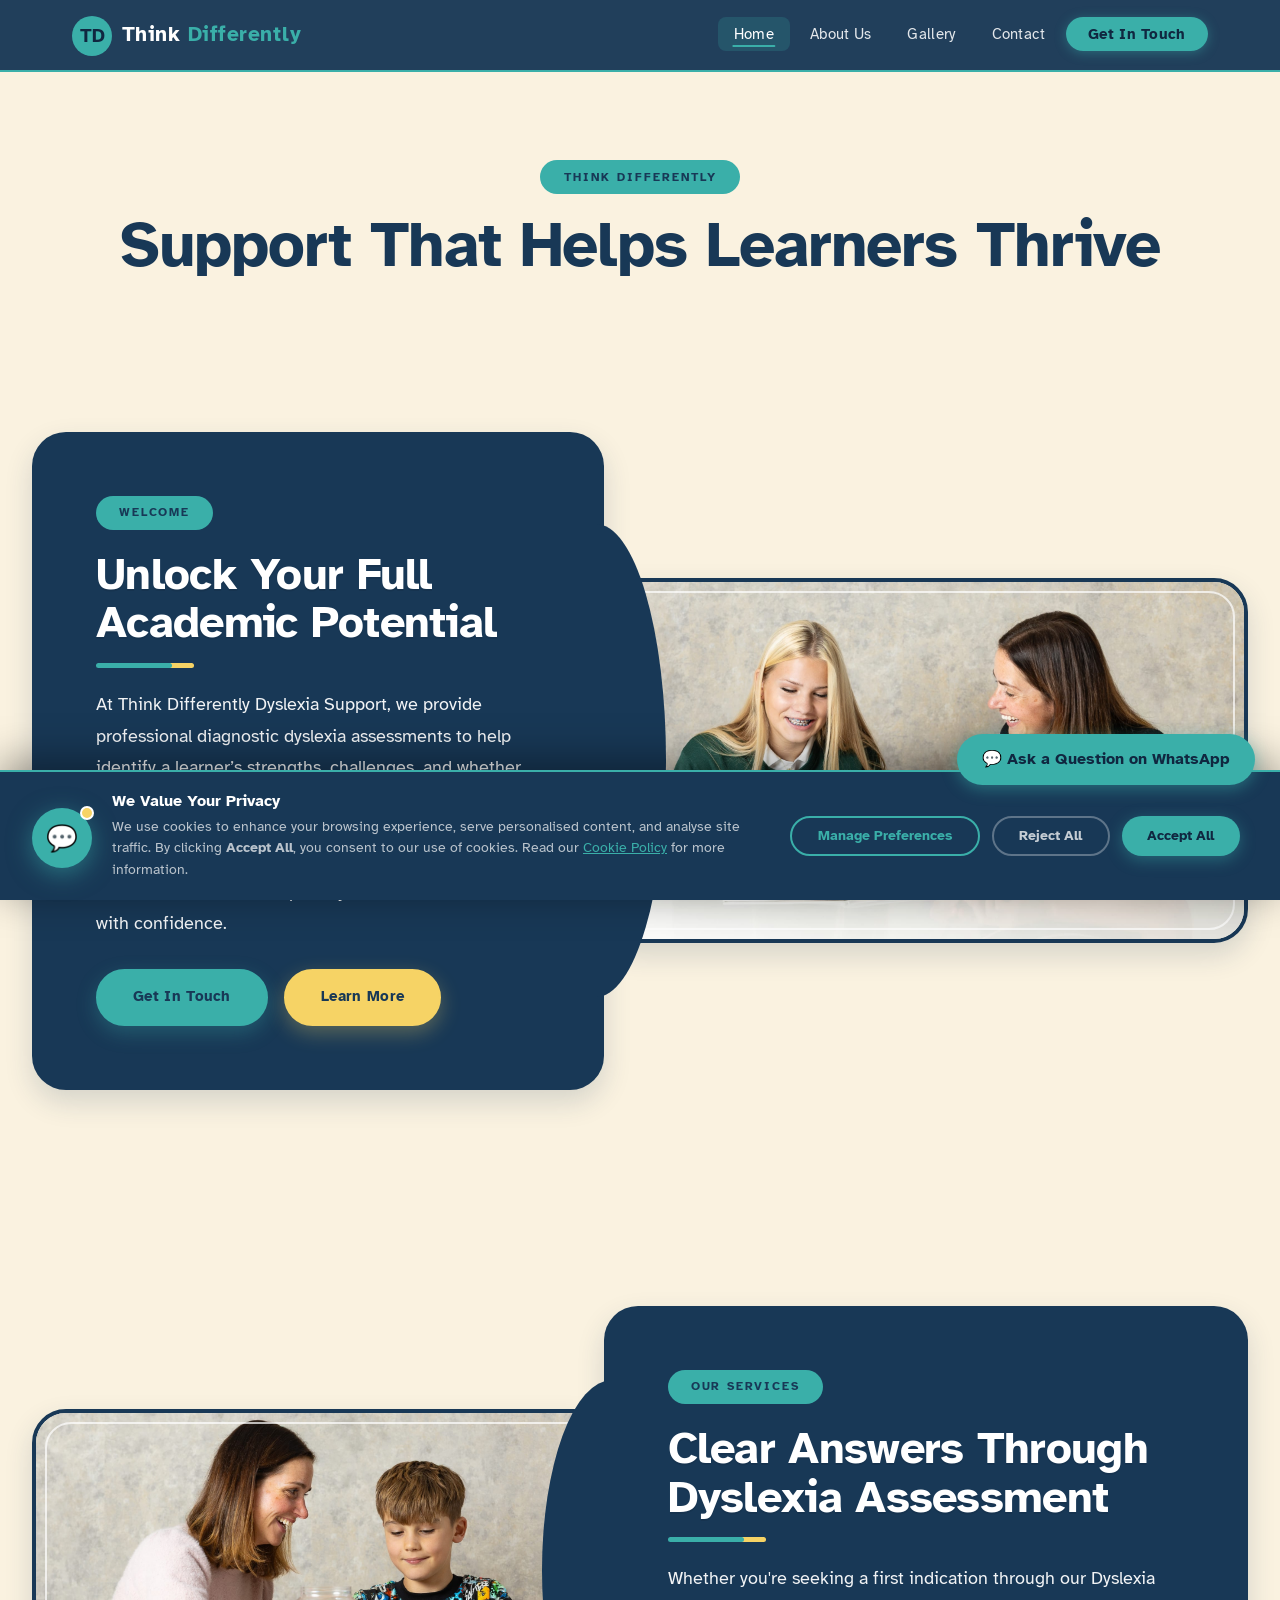
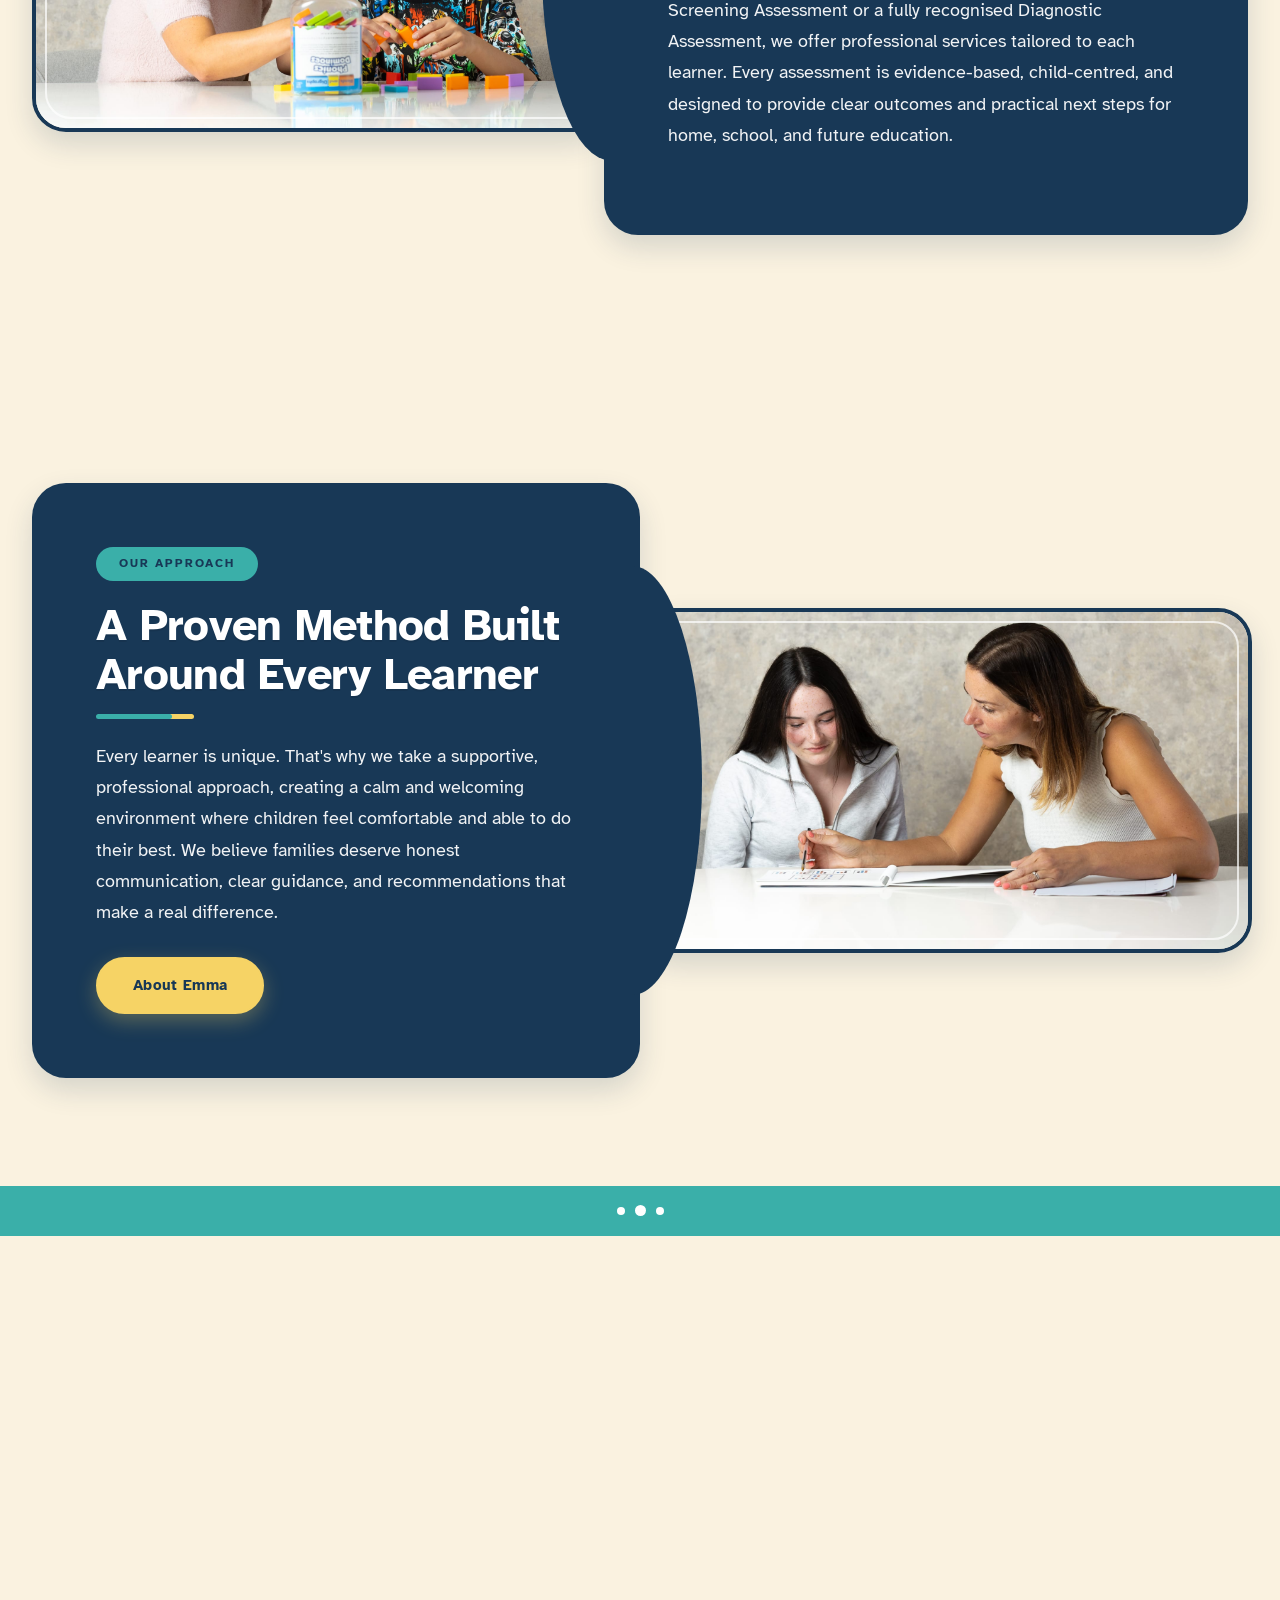
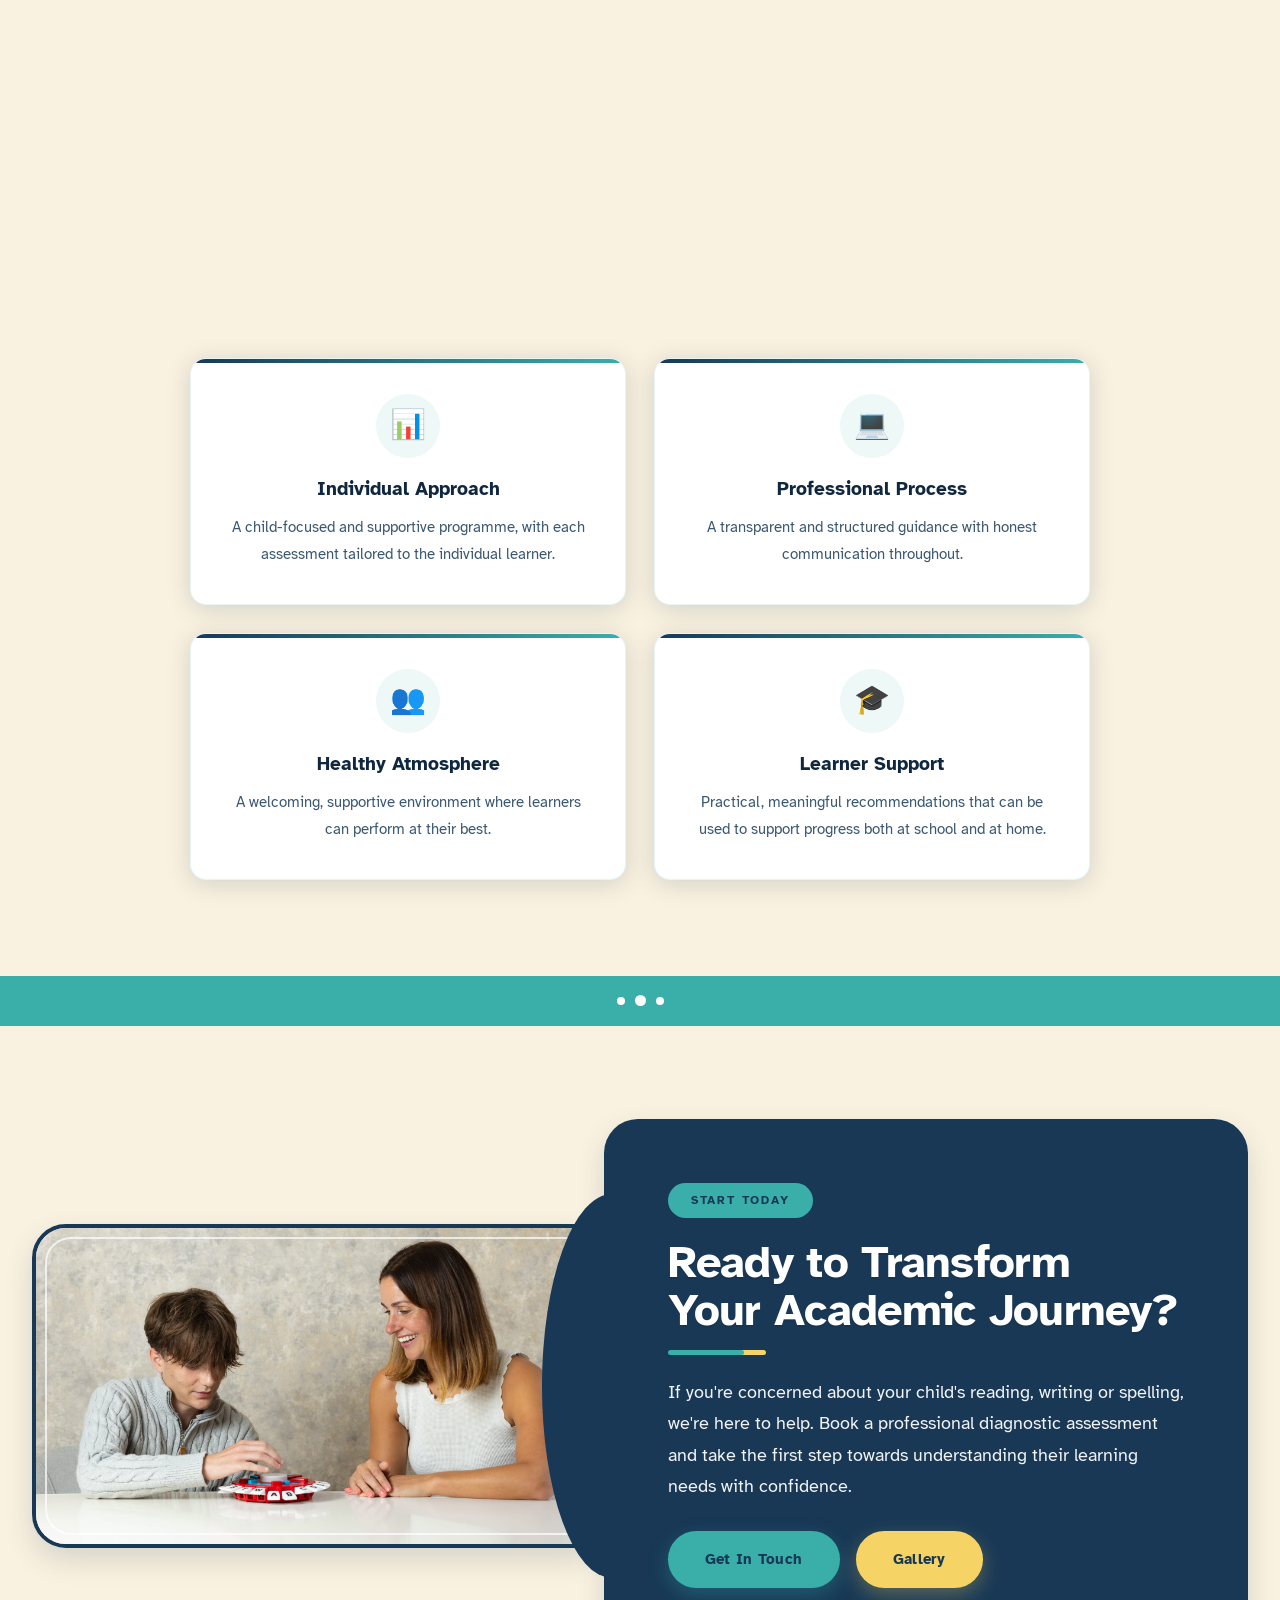
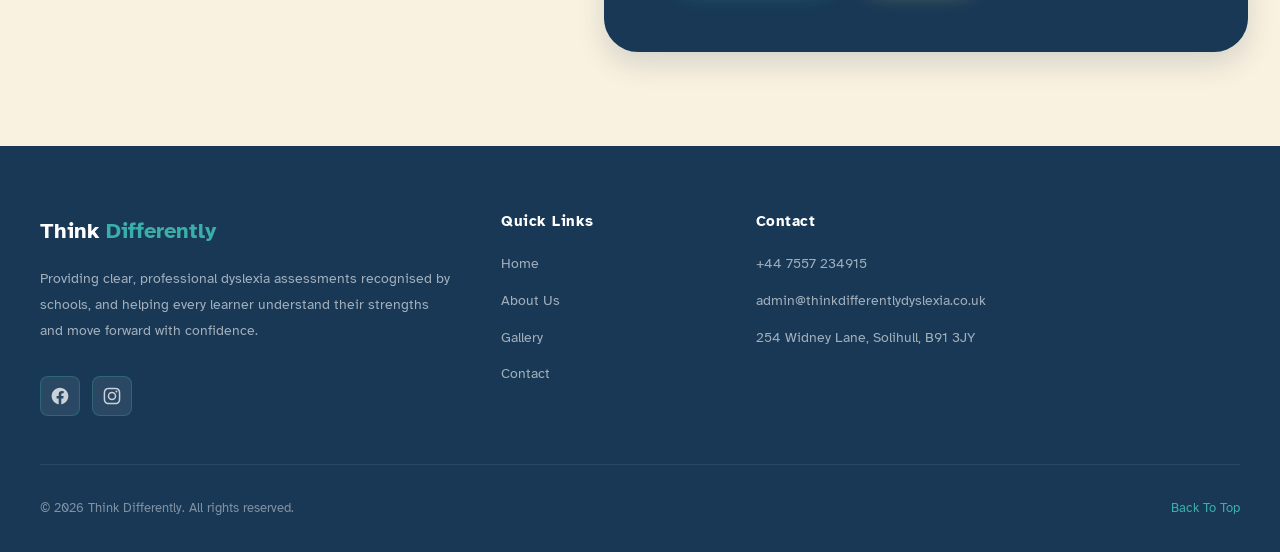
<file: index.html>
<!DOCTYPE html>

<html lang="en">
<head>
<meta charset="utf-8"/>
<meta content="width=device-width, initial-scale=1.0" name="viewport"/>
<meta content="Think Differently Dyslexia Support — professional diagnostic dyslexia assessments, screening and specialist tuition, recognised by schools." name="description"/>
<title>Think Differently | Home</title>
<!-- Favicon (tab icon) -->
<link href="images/logo_bigger.png" rel="icon" type="image/png"/>
<link href="images/logo_bigger.png" rel="apple-touch-icon"/>
<!-- Google Fonts: Atkinson Hyperlegible (Option 6 accessible/dyslexia-friendly scheme) -->
<link href="https://fonts.googleapis.com" rel="preconnect"/>
<link crossorigin="" href="https://fonts.gstatic.com" rel="preconnect"/>
<link href="https://fonts.googleapis.com/css2?family=Atkinson+Hyperlegible:wght@400;700&amp;display=swap" rel="stylesheet"/>
<!-- Main Stylesheet -->
<link href="css/style2.css?v=12" rel="stylesheet"/>

</head>
<body>
<!-- ============================================================
       NAVIGATION
       ============================================================ -->
<nav aria-label="Main navigation" class="navbar" role="navigation">
<div class="nav-container">
<a aria-label="Think Differently Home" class="nav-logo" href="index.html">
<div class="logo-icon">TD</div>
<span class="logo-text">Think<span> Differently</span></span>
</a>
<ul class="nav-links" id="nav-links" role="list">
<li><a class="active" href="index.html">Home</a></li>
<li><a href="pages/about2.html">About Us</a></li>
<li><a href="pages/gallery2.html">Gallery</a></li>
<li><a href="pages/contact2.html">Contact</a></li>
<li><a class="nav-cta" href="pages/contact2.html">Get In Touch</a></li>
</ul>
<button aria-controls="nav-links" aria-expanded="false" aria-label="Toggle navigation" class="nav-toggle" id="nav-toggle">
<span></span><span></span><span></span>
</button>
</div>
</nav>
<!-- ============================================================
       SECTION 1 — HERO
       ============================================================ -->
<section aria-label="Page introduction" class="page-intro image-text-intro">
<div class="page-intro-inner">
<span class="badge">Think Differently</span>
<h1>Support That Helps Learners Thrive</h1>
</div>
</section>
<!-- ============================================================
       SECTION 2 — WHAT WE OFFER
       ============================================================ -->
<section aria-label="Welcome" class="bg-section section-2 image-text-section image-text-section--image-right">
<div class="image-text-inner">
<div class="image-text-content fade-in"><div class="image-text-copy">
<span class="badge">Welcome</span>
<h2>Unlock Your Full<br/>Academic Potential</h2>
<div class="divider-line"></div>
<p>At Think Differently Dyslexia Support, we provide professional diagnostic dyslexia assessments to help identify a learner’s strengths, challenges, and whether their literacy difficulties are consistent with dyslexia. Working closely with families and schools, we deliver clear answers, recognised reports, and practical recommendations to help every learner move forward with confidence.</p>
<div class="btn-group"><a class="btn btn-primary" href="pages/contact2.html">Get In Touch</a><a class="btn btn-outline" href="pages/about2.html">Learn More</a></div>
</div></div>
<div class="image-text-media fade-in fade-in-delay-1"><img alt="A learner taking part in a supportive classroom session" loading="lazy" src="images/upgrade_photoshoot/Upgrade_photoshoot2.png"/></div>
</div></section>
<!-- ============================================================
       SECTION 2 — OUR SERVICES
       ============================================================ -->
<section aria-label="Our services" class="bg-section section-2 image-text-section image-text-section--image-left">
<div class="image-text-inner">
<div class="image-text-content fade-in"><div class="image-text-copy">
<span class="badge">Our Services</span>
<h2>Clear Answers Through<br/>Dyslexia Assessment</h2>
<div class="divider-line"></div>
<p>Whether you're seeking a first indication through our Dyslexia Screening Assessment or a fully recognised Diagnostic Assessment, we offer professional services tailored to each learner. Every assessment is evidence-based, child-centred, and designed to provide clear outcomes and practical next steps for home, school, and future education.</p>
</div></div>
<div class="image-text-media fade-in fade-in-delay-1"><img alt="A professional one-to-one learning assessment session" loading="lazy" src="images/upgrade_photoshoot/Upgrade_photoshoot5.png"/></div>
</div></section>
<!-- ============================================================
       SECTION 3 — OUR APPROACH
       ============================================================ -->
<section id="home-approach" aria-label="Our approach" class="bg-section section-3 image-text-section image-text-section--image-left">
<div class="image-text-inner">
<div class="image-text-content fade-in"><div class="image-text-copy">
<span class="badge">Our Approach</span>
<h2>A Proven Method Built<br/>Around Every Learner</h2>
<div class="divider-line"></div>
<p>Every learner is unique. That's why we take a supportive, professional approach, creating a calm and welcoming environment where children feel comfortable and able to do their best. We believe families deserve honest communication, clear guidance, and recommendations that make a real difference.</p>
<div class="btn-group"><a class="btn btn-primary btn-solo-yellow" href="pages/about2.html">About Emma</a></div>
</div></div>
<div class="image-text-media fade-in fade-in-delay-1"><img alt="Learners working together in a supportive study environment" loading="lazy" src="images/upgrade_photoshoot/Upgrade_photoshoot6.png"/></div>
</div></section>
<!-- SEPARATOR -->
<div aria-hidden="true" class="section-separator page-one-separator">
<div class="sep-dots"><span></span><span></span><span></span></div>
</div>
<!-- ============================================================
       FEATURES / SERVICES CARDS
       "services-section" class added so the header + 6 cards can
       be targeted directly and stack top-to-bottom on every
       screen size (see style2.css: .services-section)
       ============================================================ -->
<section aria-label="Our services" class="bg-section section-4 services-section">
<div class="section-header fade-in">
<span class="badge">What We Provide</span>
<h2>Everything You Need<br/>to Succeed</h2>
<p>Think Differently provides a complete dyslexia assessment and support service.</p>
<div class="divider-line"></div>
</div>
<div class="features-grid">
<div class="feature-card fade-in">
<div class="feature-icon">🌟</div>
<h3>Specialist Teacher</h3>
<p>A qualified teacher with an Assessment Practising Certificate (APC), ensuring assessments meet professional standards.</p>
</div>
<div class="feature-card fade-in fade-in-delay-1">
<div class="feature-icon">📄</div>
<h3>Diagnostic Reports</h3>
<p>Documents recognised by schools, colleges, exam boards, and for future support applications such as Disabled Students Allowance (DSA).</p>
</div>
<div class="feature-card fade-in fade-in-delay-2">
<div class="feature-icon">📊</div>
<h3>Individual Approach</h3>
<p>A child-focused and supportive programme, with each assessment tailored to the individual learner.</p>
</div>
<div class="feature-card fade-in fade-in-delay-1">
<div class="feature-icon">💻</div>
<h3>Professional Process</h3>
<p>A transparent and structured guidance with honest communication throughout.</p>
</div>
<div class="feature-card fade-in fade-in-delay-2">
<div class="feature-icon">👥</div>
<h3>Healthy Atmosphere</h3>
<p>A welcoming, supportive environment where learners can perform at their best.</p>
</div>
<div class="feature-card fade-in fade-in-delay-3">
<div class="feature-icon">🎓</div>
<h3>Learner Support</h3>
<p>Practical, meaningful recommendations that can be used to support progress both at
school and at home.</p>
</div>
</div>
</section>
<!-- SEPARATOR -->
<div aria-hidden="true" class="section-separator page-one-separator">
<div class="sep-dots"><span></span><span></span><span></span></div>
</div>

<!-- ============================================================
       SECTION 4 — CALL TO ACTION
       ============================================================ -->
<section aria-label="Call to action" class="bg-section section-4 tall image-text-section image-text-section--image-left image-text-section--cta"><div class="image-text-inner"><div class="image-text-content fade-in"><div class="image-text-copy">
<span class="badge">Start Today</span>
<h2>Ready to Transform<br/>Your Academic Journey?</h2>
<div class="divider-line"></div>
<p>If you're concerned about your child's reading, writing or spelling, we're here to help. Book a professional diagnostic assessment and take the first step towards understanding their learning needs with confidence.</p>
<div class="btn-group">
<a class="btn btn-primary" href="pages/contact2.html">Get In Touch</a>
<a class="btn btn-outline" href="pages/gallery2.html">Gallery</a>
</div>
</div></div><div class="image-text-media fade-in fade-in-delay-1"><img alt="A quiet library learning environment" loading="lazy" src="images/upgrade_photoshoot/Upgrade_photoshoot8.png"/></div></div></section>
<!-- ============================================================
       FOOTER
       ============================================================ -->
<footer class="footer" role="contentinfo">
<!-- WhatsApp button: styling now lives entirely in style2.css
         (.whatsapp-contact) as position: fixed, anchored to the
         right edge of the viewport -->
<a class="whatsapp-contact" href="https://wa.me/447557234915?text=Hello%2C%20I%20have%20a%20question%20about%20your%20dyslexia%20support%20services." target="_blank">
      💬 Ask a Question on WhatsApp
    </a>
<div class="footer-grid">
<div class="footer-brand">
<span class="logo-text">Think<span> Differently</span></span>
<p>Providing clear, professional dyslexia assessments recognised by schools, and helping every learner understand their strengths and move forward with confidence.</p>
<div class="social-links">
       
<a aria-label="Facebook" class="social-link" href="https://www.facebook.com/people/Think-Differently-dyslexia-assessment-and-support/100088559377130/">
<svg viewbox="0 0 24 24"><path d="M22 12.06C22 6.5 17.52 2 12 2S2 6.5 2 12.06c0 5 3.66 9.15 8.44 9.94v-7.03H7.9v-2.9h2.54V9.86c0-2.5 1.49-3.89 3.77-3.89 1.09 0 2.24.2 2.24.2v2.46h-1.26c-1.24 0-1.63.77-1.63 1.56v1.87h2.78l-.44 2.9h-2.34V22c4.78-.79 8.44-4.94 8.44-9.94z"></path></svg>
</a>

<a aria-label="Instagram" class="social-link" href="https://www.instagram.com/dyslexiaassessmentandsupport">
<svg viewbox="0 0 24 24"><path d="M12 2c-2.72 0-3.06.01-4.12.06-1.06.05-1.79.22-2.43.47a4.9 4.9 0 0 0-1.77 1.15A4.9 4.9 0 0 0 2.53 5.45c-.25.64-.42 1.37-.47 2.43C2 8.94 2 9.28 2 12s.01 3.06.06 4.12c.05 1.06.22 1.79.47 2.43a4.9 4.9 0 0 0 1.15 1.77 4.9 4.9 0 0 0 1.77 1.15c.64.25 1.37.42 2.43.47C8.94 22 9.28 22 12 22s3.06-.01 4.12-.06c1.06-.05 1.79-.22 2.43-.47a4.9 4.9 0 0 0 1.77-1.15 4.9 4.9 0 0 0 1.15-1.77c.25-.64.42-1.37.47-2.43.05-1.06.06-1.4.06-4.12s-.01-3.06-.06-4.12c-.05-1.06-.22-1.79-.47-2.43a4.9 4.9 0 0 0-1.15-1.77A4.9 4.9 0 0 0 18.55 2.53c-.64-.25-1.37-.42-2.43-.47C15.06 2.01 14.72 2 12 2zm0 1.8c2.67 0 2.99.01 4.04.06.98.04 1.5.2 1.86.34.47.18.8.4 1.15.75.35.35.57.68.75 1.15.14.36.3.88.34 1.86.05 1.05.06 1.37.06 4.04s-.01 2.99-.06 4.04c-.04.98-.2 1.5-.34 1.86-.18.47-.4.8-.75 1.15-.35.35-.68.57-1.15.75-.36.14-.88.3-1.86.34-1.05.05-1.37.06-4.04.06s-2.99-.01-4.04-.06c-.98-.04-1.5-.2-1.86-.34a3.1 3.1 0 0 1-1.15-.75 3.1 3.1 0 0 1-.75-1.15c-.14-.36-.3-.88-.34-1.86C3.81 14.99 3.8 14.67 3.8 12s.01-2.99.06-4.04c.04-.98.2-1.5.34-1.86.18-.47.4-.8.75-1.15.35-.35.68-.57 1.15-.75.36-.14.88-.3 1.86-.34C9.01 3.81 9.33 3.8 12 3.8zm0 3.05a5.15 5.15 0 1 0 0 10.3 5.15 5.15 0 0 0 0-10.3zm0 8.5a3.35 3.35 0 1 1 0-6.7 3.35 3.35 0 0 1 0 6.7zm6.55-8.7a1.2 1.2 0 1 1-2.4 0 1.2 1.2 0 0 1 2.4 0z"></path></svg>
</a>

</div>
</div>
<div class="footer-col">
<h4>Quick Links</h4>
<ul>
<li><a href="index.html">Home</a></li>
<li><a href="pages/about2.html">About Us</a></li>
<li><a href="pages/gallery2.html">Gallery</a></li>
<li><a href="pages/contact2.html">Contact</a></li>
</ul>
</div>
<div class="footer-col">
<h4>Contact</h4>
<ul>
<li><a href="tel:+447557234915">+44 7557 234915</a></li>
<li><a href="mailto:eforrester5@gmail.com">admin@thinkdifferentlydyslexia.co.uk</a></li>
<li><a href="#">254 Widney Lane, Solihull, B91 3JY</a></li>
</ul>
</div>
</div>
<div class="footer-bottom">
<p>© 2026 Think Differently. All rights reserved.</p>
<a href="#">Back To Top</a>
</div>
</footer>
<!-- ============================================================
       COOKIE CONSENT BANNER
       ============================================================ -->
<div aria-label="Cookie consent" aria-live="polite" class="cookie-banner" role="dialog">
<div class="cookie-inner">
<span aria-hidden="true" class="cookie-icon">🍪</span>
<div class="cookie-text">
<h4>We Value Your Privacy</h4>
<p>
          We use cookies to enhance your browsing experience, serve personalised content, and analyse
          site traffic. By clicking <strong>Accept All</strong>, you consent to our use of cookies.
          Read our <a href="#">Cookie Policy</a> for more information.
        </p>
</div>
<div class="cookie-actions">
<button aria-label="Cookie settings" class="cookie-btn settings">Manage Preferences</button>
<button aria-label="Reject non-essential cookies" class="cookie-btn reject">Reject All</button>
<button aria-label="Accept all cookies" class="cookie-btn accept">Accept All</button>
</div>
</div>
</div>
<!-- Cookie Settings Modal -->
<div aria-label="Cookie preferences" aria-modal="true" class="cookie-modal" role="dialog">
<div class="cookie-modal-inner">
<h3>Cookie Preferences</h3>
<p class="sub">Manage your cookie settings below. Necessary cookies cannot be disabled as they are essential for the website to function correctly.</p>
<div class="cookie-toggle-row">
<div class="toggle-info">
<div class="toggle-name">Necessary Cookies</div>
<div class="toggle-desc">Essential for the website to function. Cannot be disabled.</div>
</div>
<label class="toggle-switch">
<input checked="" disabled="" id="cookie-necessary" type="checkbox"/>
<span class="toggle-slider"></span>
</label>
</div>
<div class="cookie-toggle-row">
<div class="toggle-info">
<div class="toggle-name">Analytics Cookies</div>
<div class="toggle-desc">Help us understand how visitors interact with our website.</div>
</div>
<label class="toggle-switch">
<input id="cookie-analytics" type="checkbox"/>
<span class="toggle-slider"></span>
</label>
</div>
<div class="cookie-toggle-row">
<div class="toggle-info">
<div class="toggle-name">Marketing Cookies</div>
<div class="toggle-desc">Used to deliver relevant advertisements and track campaign effectiveness.</div>
</div>
<label class="toggle-switch">
<input id="cookie-marketing" type="checkbox"/>
<span class="toggle-slider"></span>
</label>
</div>
<div class="cookie-toggle-row">
<div class="toggle-info">
<div class="toggle-name">Preference Cookies</div>
<div class="toggle-desc">Remember your settings and personalise your experience.</div>
</div>
<label class="toggle-switch">
<input id="cookie-preferences" type="checkbox"/>
<span class="toggle-slider"></span>
</label>
</div>
<div class="cookie-modal-actions">
<button class="btn btn-outline cookie-modal-close" style="color: var(--blue-primary); border-color: var(--blue-light);">Close</button>
<button class="btn btn-outline cookie-save-prefs" style="color: var(--blue-primary); border-color: var(--blue-light);">Save Preferences</button>
<button class="btn btn-primary cookie-accept-all">Accept All</button>
</div>
</div>
</div>
<!-- Scroll to Top -->
<button aria-label="Scroll to top" class="scroll-top">⇧</button>
<!-- ============================================================
       CHATBOT WIDGET
       ============================================================ -->
<div class="chatbot-widget">
<button aria-expanded="false" aria-label="Open chat assistant" class="chatbot-toggle" id="chatbot-toggle">
<span aria-hidden="true" class="chatbot-icon-open">💬</span>
<span aria-hidden="true" class="chatbot-icon-close">✕</span>
</button>
<div aria-hidden="true" aria-label="Think Differently chat assistant" aria-modal="false" class="chatbot-window" id="chatbot-window" role="dialog">
<div class="chatbot-header">
<div class="chatbot-header-info">
<div aria-hidden="true" class="chatbot-avatar">T</div>
<div>
<div class="chatbot-title">Think Differently Assistant</div>
<div class="chatbot-status"><span aria-hidden="true" class="status-dot"></span>Online</div>
</div>
</div>
<button aria-label="Close chat" class="chatbot-close" id="chatbot-close">✕</button>
</div>
<div aria-live="polite" class="chatbot-messages" id="chatbot-messages"></div>
<div class="chatbot-quick-replies" id="chatbot-quick-replies"></div>
<form class="chatbot-input-row" id="chatbot-form">
<input aria-label="Type your message" autocomplete="off" id="chatbot-input" placeholder="Type your message..." type="text"/>
<button aria-label="Send message" class="chatbot-send" type="submit">➤</button>
</form>
</div>
</div>
<!-- Main JS -->
<script src="js/main2.js"></script>
<script src="js/chatbot2.js"></script>
</body>
</html>
</file>
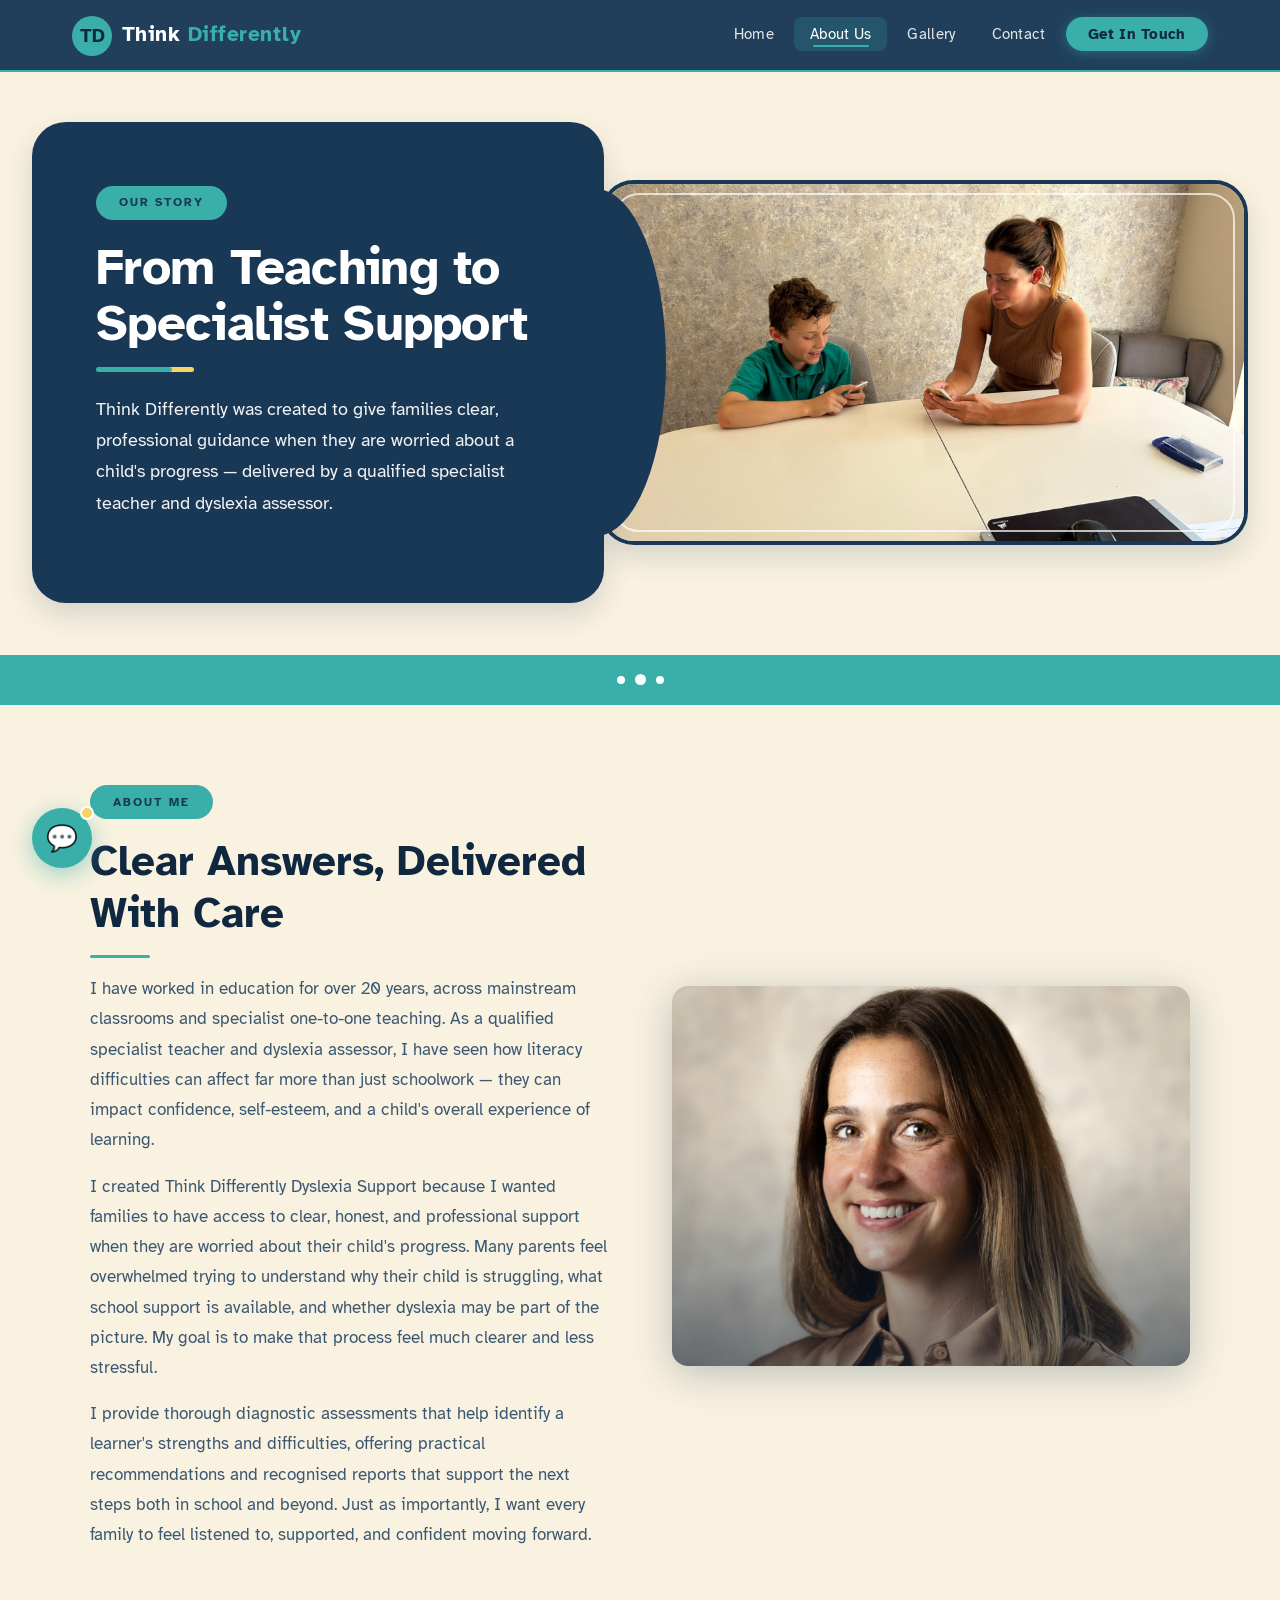
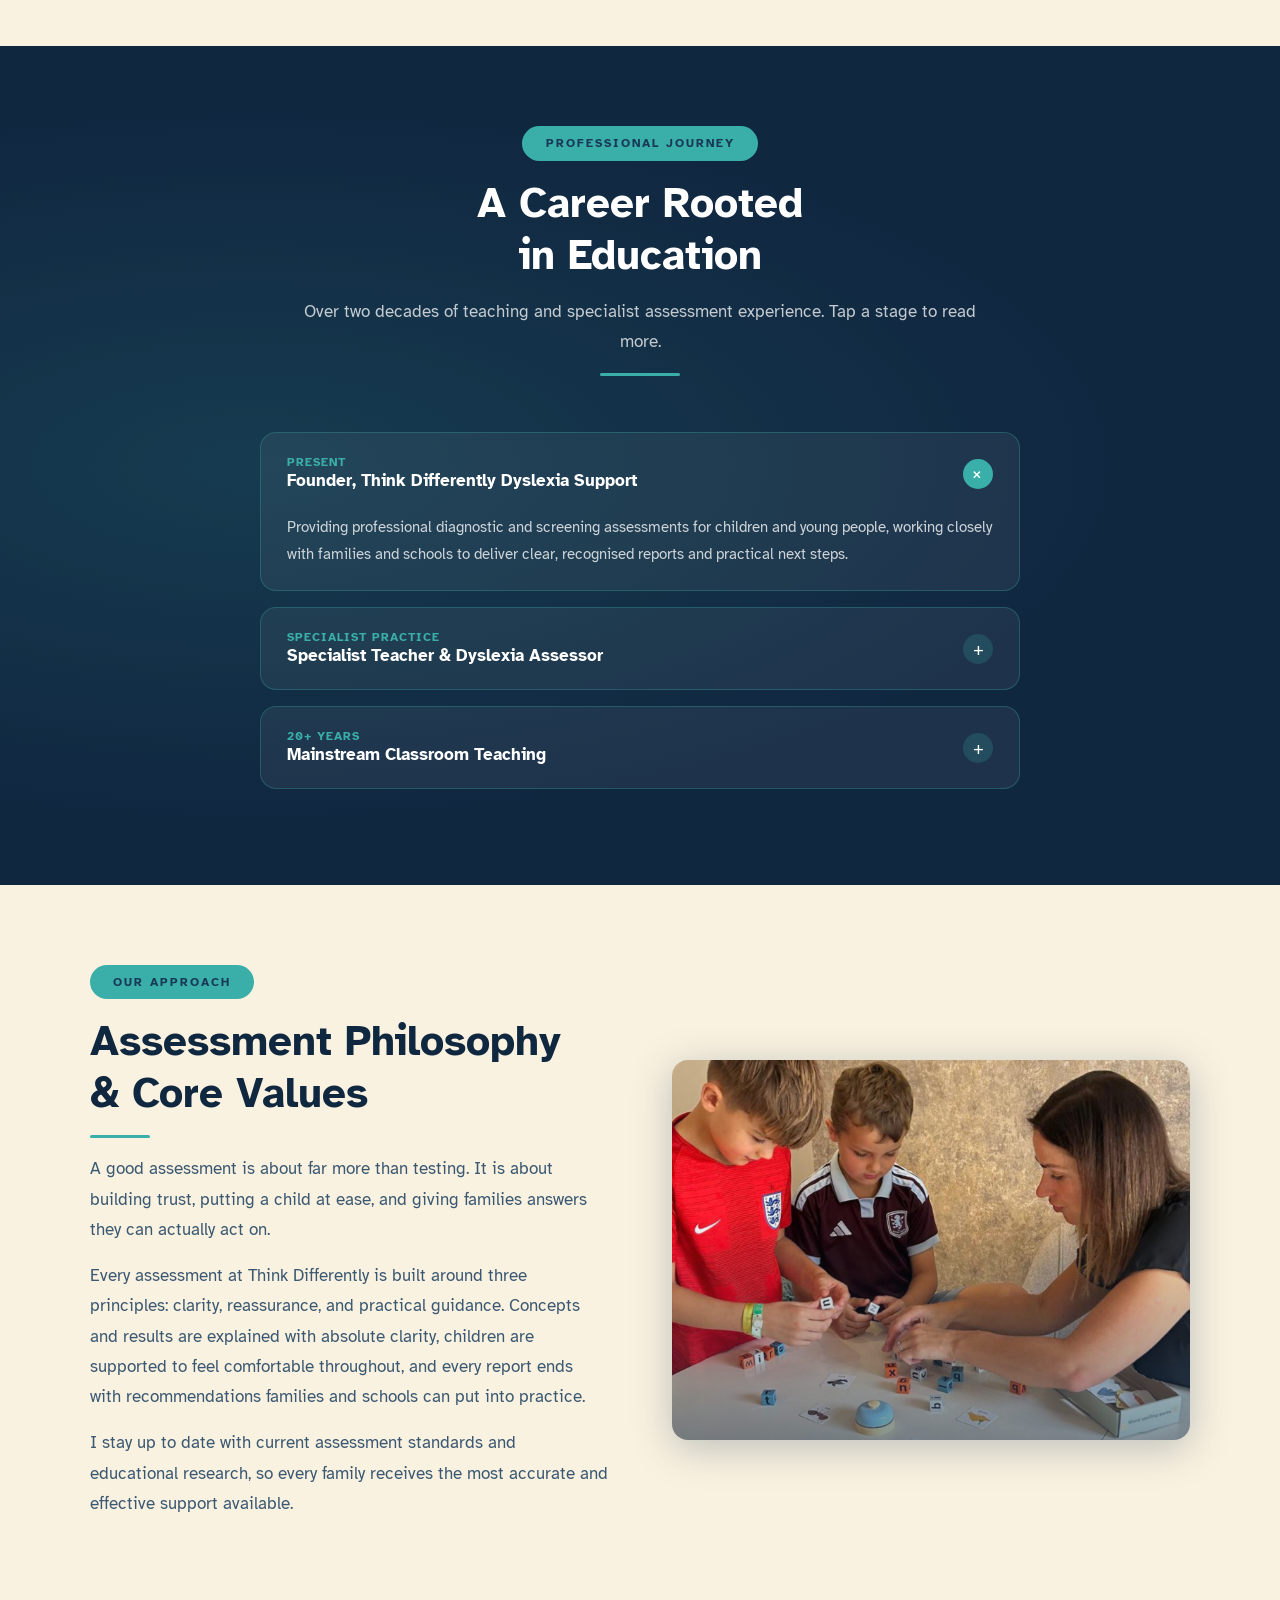
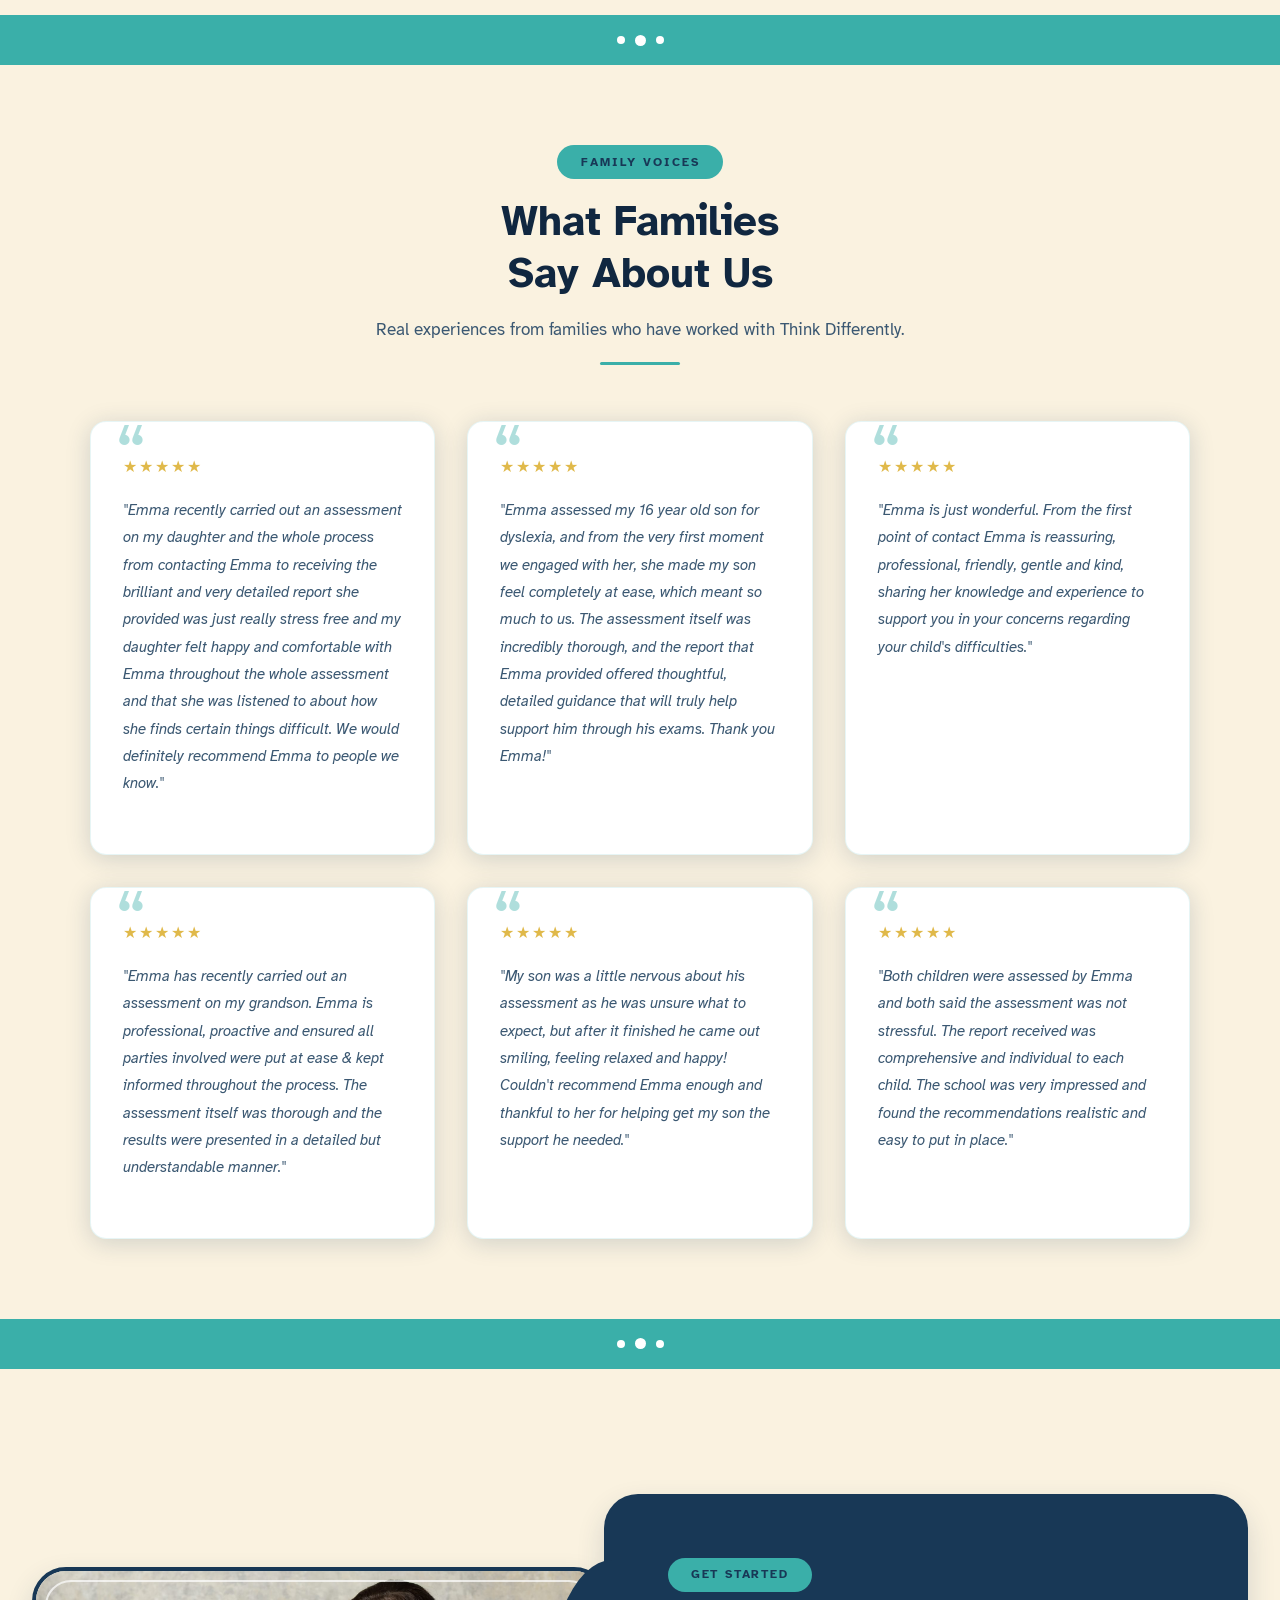
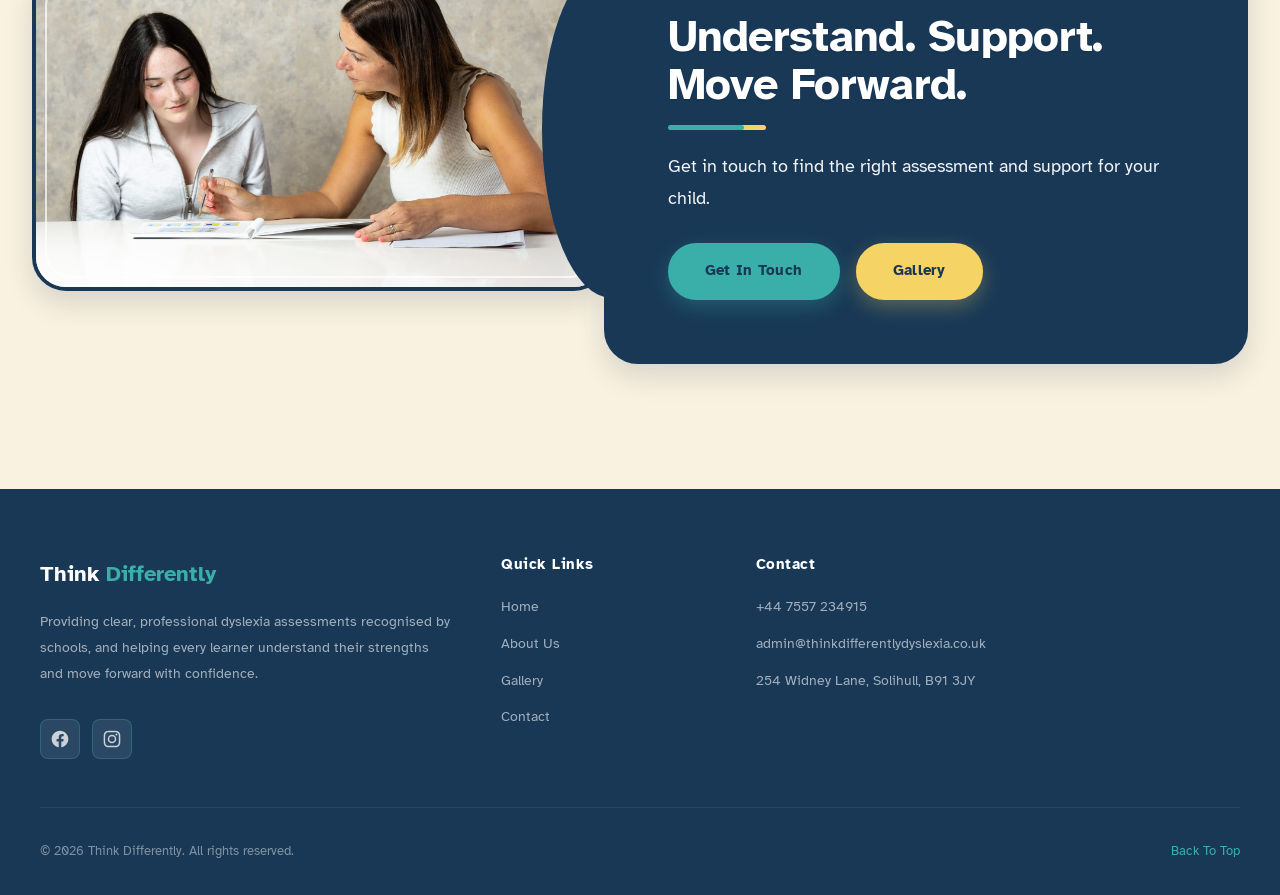
<file: pages/about2.html>
<!DOCTYPE html>

<html lang="en">
<head>
<meta charset="utf-8"/>
<meta content="width=device-width, initial-scale=1.0" name="viewport"/>
<meta content="About Think Differently Dyslexia Support — meet Emma, our specialist assessor, and read what families say about working with us." name="description"/>
<title>Think Differently | About Us</title>
<!-- Favicon (tab icon) -->
<link href="../images/logo_bigger.png" rel="icon" type="image/png"/>
<link href="../images/logo_bigger.png" rel="apple-touch-icon"/>
<!-- Google Fonts: Atkinson Hyperlegible (Option 6 accessible/dyslexia-friendly scheme) -->
<link href="https://fonts.googleapis.com" rel="preconnect"/>
<link crossorigin="" href="https://fonts.gstatic.com" rel="preconnect"/>
<link href="https://fonts.googleapis.com/css2?family=Atkinson+Hyperlegible:wght@400;700&amp;display=swap" rel="stylesheet"/>
<link href="../css/style2.css?v=12" rel="stylesheet"/>
<style>
    .about-hero {
      overflow: hidden;
    }

    /* ---- Journey accordion (replaces the old vertical timeline) ---- */
    .journey-accordion {
      max-width: 760px;
      margin: 3rem auto 0;
      position: relative;
      z-index: 1;
    }

    .journey-item {
      background: rgba(255,255,255,0.06);
      border: 1px solid rgba(58,175,169,0.3);
      border-radius: var(--radius-lg);
      margin-bottom: 1rem;
      overflow: hidden;
      transition: var(--transition);
    }

    .journey-item:hover {
      border-color: var(--blue-light);
    }

    .journey-question {
      width: 100%;
      background: none;
      border: none;
      padding: 1.3rem 1.6rem;
      display: flex;
      justify-content: space-between;
      align-items: center;
      gap: 1rem;
      cursor: pointer;
      font-family: var(--font-body);
      text-align: left;
    }

    .journey-question h4 {
      color: var(--white);
      font-size: 1.05rem;
      margin-bottom: 0.15rem;
    }

    .journey-question .journey-year {
      display: block;
      font-size: 0.78rem;
      font-weight: 700;
      color: var(--blue-light);
      letter-spacing: 1px;
      text-transform: uppercase;
    }

    .journey-icon {
      width: 30px;
      height: 30px;
      background: rgba(58,175,169,0.2);
      border-radius: 50%;
      display: flex;
      align-items: center;
      justify-content: center;
      font-size: 1.1rem;
      color: var(--white);
      flex-shrink: 0;
      transition: transform var(--transition), background var(--transition);
    }

    .journey-item.open .journey-icon {
      transform: rotate(45deg);
      background: var(--blue-light);
    }

    .journey-answer {
      max-height: 0;
      overflow: hidden;
      transition: max-height 0.4s ease, padding 0.3s ease;
      padding: 0 1.6rem;
    }

    .journey-item.open .journey-answer {
      max-height: 260px;
      padding: 0 1.6rem 1.4rem;
    }

    .journey-answer p {
      color: rgba(255,255,255,0.78);
      font-size: 0.93rem;
    }
  </style>
</head>
<body class="about-page">
<!-- ============================================================
       NAVIGATION
       ============================================================ -->
<nav aria-label="Main navigation" class="navbar" role="navigation">
<div class="nav-container">
<a aria-label="Think Differently Home" class="nav-logo" href="../index.html">
<div class="logo-icon">TD</div>
<span class="logo-text">Think<span> Differently</span></span>
</a>
<ul class="nav-links" id="nav-links" role="list">
<li><a href="../index.html">Home</a></li>
<li><a class="active" href="about2.html">About Us</a></li>
<li><a href="gallery2.html">Gallery</a></li>
<li><a href="contact2.html">Contact</a></li>
<li><a class="nav-cta" href="contact2.html">Get In Touch</a></li>
</ul>
<button aria-controls="nav-links" aria-expanded="false" aria-label="Toggle navigation" class="nav-toggle" id="nav-toggle">
<span></span><span></span><span></span>
</button>
</div>
</nav>
<!-- ============================================================
       ABOUT HERO
       ============================================================ -->
<section aria-label="About us hero" class="about-hero image-text-section image-text-section--image-right"><div class="image-text-inner"><div class="image-text-content fade-in"><div class="image-text-copy">
<span class="badge">Our Story</span>
<h1>From Teaching to<br/>Specialist Support</h1>
<div class="divider-line"></div>
<p>
          Think Differently was created to give families clear, professional guidance when they are worried about a child's progress — delivered by a qualified specialist teacher and dyslexia assessor.
        </p>
</div></div><div class="image-text-media fade-in fade-in-delay-1"><img alt="A specialist teacher working one-to-one with a learner" loading="lazy" src="../images/reserve_photos/site_image3.png"/></div></div></section>
<div class="section-separator about-page-separator" aria-hidden="true"><div class="sep-dots"><span></span><span></span><span></span></div></div>
<!-- ============================================================
       ABOUT CONTENT — ABOUT ME
       ============================================================ -->
<section aria-label="About Emma" class="about-content-section">
<div class="about-grid">
<div class="about-text fade-in">
<span class="badge">About Me</span>
<h2>Clear Answers, Delivered<br/>With Care</h2>
<div class="divider-line"></div>
<p>
          I have worked in education for over 20 years, across mainstream classrooms and
          specialist one-to-one teaching. As a qualified specialist teacher and dyslexia
          assessor, I have seen how literacy difficulties can affect far more than just
          schoolwork — they can impact confidence, self-esteem, and a child's overall
          experience of learning.
        </p>
<p>
          I created Think Differently Dyslexia Support because I wanted families to have
          access to clear, honest, and professional support when they are worried about
          their child's progress. Many parents feel overwhelmed trying to understand why
          their child is struggling, what school support is available, and whether dyslexia
          may be part of the picture. My goal is to make that process feel much clearer and
          less stressful.
        </p>
<p>
          I provide thorough diagnostic assessments that help identify a learner's strengths
          and difficulties, offering practical recommendations and recognised reports that
          support the next steps both in school and beyond. Just as importantly, I want
          every family to feel listened to, supported, and confident moving forward.
        </p>
</div>
<div class="about-image-wrap fade-in fade-in-delay-1">
<img alt="Emma working with a student during an assessment" loading="lazy" src="../images/upgrade_photoshoot/Upgrade_photoshoot9.png"/>
<div class="img-overlay"></div>
</div>
</div>
</section>
<!-- ============================================================
       PROFESSIONAL JOURNEY — DROPDOWN / ACCORDION
       ============================================================ -->
<section aria-label="Professional journey" class="experience-section">
<div class="section-header fade-in" style="position:relative; z-index:1;">
<span class="badge" style="background:rgba(58,175,169,0.25); color:var(--blue-light);">Professional Journey</span>
<h2 style="color:var(--white);">A Career Rooted<br/>in Education</h2>
<p style="color:rgba(255,255,255,0.75);">Over two decades of teaching and specialist assessment experience. Tap a stage to read more.</p>
<div class="divider-line"></div>
</div>
<div class="journey-accordion">
<div class="journey-item open">
<button aria-expanded="true" class="journey-question">
<span>
<span class="journey-year">Present</span>
<h4>Founder, Think Differently Dyslexia Support</h4>
</span>
<span aria-hidden="true" class="journey-icon">+</span>
</button>
<div class="journey-answer">
<p>Providing professional diagnostic and screening assessments for children and young people, working closely with families and schools to deliver clear, recognised reports and practical next steps.</p>
</div>
</div>
<div class="journey-item">
<button aria-expanded="false" class="journey-question">
<span>
<span class="journey-year">Specialist Practice</span>
<h4>Specialist Teacher &amp; Dyslexia Assessor</h4>
</span>
<span aria-hidden="true" class="journey-icon">+</span>
</button>
<div class="journey-answer">
<p>Holds an Assessment Practising Certificate (APC) and specialises in one-to-one diagnostic work, identifying literacy difficulties and building tailored, evidence-based recommendations.</p>
</div>
</div>
<div class="journey-item">
<button aria-expanded="false" class="journey-question">
<span>
<span class="journey-year">20+ Years</span>
<h4>Mainstream Classroom Teaching</h4>
</span>
<span aria-hidden="true" class="journey-icon">+</span>
</button>
<div class="journey-answer">
<p>Two decades working in mainstream education, giving a grounded, practical understanding of how literacy difficulties present in the classroom and what genuinely helps learners at school and at home.</p>
</div>
</div>
</div>
</section>
<!-- ============================================================
       APPROACH SECTION
       ============================================================ -->
<section aria-label="Our approach" class="about-content-section" style="background: #FAF2E0;">
<div class="about-grid reverse">
<div class="about-image-wrap fade-in">
<img alt="Emma explaining a concept during a session" loading="lazy" src="../images/site_image9extra.png"/>
<div class="img-overlay"></div>
</div>
<div class="about-text fade-in fade-in-delay-1">
<span class="badge">Our Approach</span>
<h2>Assessment Philosophy<br/>&amp; Core Values</h2>
<div class="divider-line"></div>
<p>
          A good assessment is about far more than testing. It is about building trust,
          putting a child at ease, and giving families answers they can actually act on.
        </p>
<p>
          Every assessment at Think Differently is built around three principles: clarity,
          reassurance, and practical guidance. Concepts and results are explained with
          absolute clarity, children are supported to feel comfortable throughout, and
          every report ends with recommendations families and schools can put into practice.
        </p>
<p>
          I stay up to date with current assessment standards and educational research, so
          every family receives the most accurate and effective support available.
        </p>
</div>
</div>
</section>
<div class="section-separator about-page-separator" aria-hidden="true"><div class="sep-dots"><span></span><span></span><span></span></div></div>

<!-- ============================================================
       TESTIMONIALS
       ============================================================ -->
<section aria-label="Student testimonials" class="testimonials-section">
<div class="section-header fade-in">
<span class="badge">Family Voices</span>
<h2>What Families<br/>Say About Us</h2>
<p>Real experiences from families who have worked with Think Differently.</p>
<div class="divider-line"></div>
</div>
<div class="testimonials-grid">
<div class="testimonial-card fade-in">
<div class="testimonial-stars">★★★★★</div>
<p class="testimonial-text">
          "Emma recently carried out an assessment on my daughter and the whole process from
          contacting Emma to receiving the brilliant and very detailed report she provided was just
          really stress free and my daughter felt happy and comfortable with Emma throughout the
          whole assessment and that she was listened to about how she finds certain things difficult.
          We would definitely recommend Emma to people we know."
        </p>
</div>
<div class="testimonial-card fade-in fade-in-delay-1">
<div class="testimonial-stars">★★★★★</div>
<p class="testimonial-text">
          "Emma assessed my 16 year old son for dyslexia, and from the very first moment we
          engaged with her, she made my son feel completely at ease, which meant so much to us.
          The assessment itself was incredibly thorough, and the report that Emma provided offered
          thoughtful, detailed guidance that will truly help support him through his exams. Thank you Emma!"
        </p>
</div>
<div class="testimonial-card fade-in fade-in-delay-2">
<div class="testimonial-stars">★★★★★</div>
<p class="testimonial-text">
          "Emma is just wonderful. From the first point of contact Emma is reassuring,
          professional, friendly, gentle and kind, sharing her knowledge and experience to
          support you in your concerns regarding your child's difficulties."
        </p>
</div>
<div class="testimonial-card fade-in">
<div class="testimonial-stars">★★★★★</div>
<p class="testimonial-text">
          "Emma has recently carried out an assessment on my grandson. Emma is professional,
          proactive and ensured all parties involved were put at ease &amp; kept informed
          throughout the process. The assessment itself was thorough and the results were
          presented in a detailed but understandable manner."
        </p>
</div>
<div class="testimonial-card fade-in fade-in-delay-1">
<div class="testimonial-stars">★★★★★</div>
<p class="testimonial-text">
          "My son was a little nervous about his assessment as he was unsure what to expect,
          but after it finished he came out smiling, feeling relaxed and happy! Couldn't
          recommend Emma enough and thankful to her for helping get my son the support he needed."
        </p>
</div>
<div class="testimonial-card fade-in fade-in-delay-2">
<div class="testimonial-stars">★★★★★</div>
<p class="testimonial-text">
          "Both children were assessed by Emma and both said the assessment was not stressful.
          The report received was comprehensive and individual to each child. The school was
          very impressed and found the recommendations realistic and easy to put in place."
        </p>
</div>
</div>
</section>
<div class="section-separator about-page-separator" aria-hidden="true"><div class="sep-dots"><span></span><span></span><span></span></div></div>

<!-- ============================================================
       CTA BANNER
       ============================================================ -->
<section aria-label="Call to action" class="bg-section about-bg-mid tall image-text-section image-text-section--image-left image-text-section--cta"><div class="image-text-inner"><div class="image-text-content fade-in"><div class="image-text-copy">
<span class="badge">Get Started</span>
<h2>Understand. Support.<br/>Move Forward.</h2>
<div class="divider-line"></div>
<p>
          Get in touch to find the right assessment and support for your child.
        </p>
<div class="btn-group">
<a class="btn btn-primary" href="contact2.html">Get In Touch</a>
<a class="btn btn-outline" href="gallery2.html">Gallery</a>
</div>
</div></div><div class="image-text-media fade-in fade-in-delay-1"><img alt="A learner studying in a calm learning environment" loading="lazy" src="../images/upgrade_photoshoot/Upgrade_photoshoot7.png"/></div></div></section>
<!-- ============================================================
       FOOTER
       ============================================================ -->
<footer class="footer" role="contentinfo">
<div class="footer-grid">
<div class="footer-brand">
<span class="logo-text">Think<span> Differently</span></span>
<p>Providing clear, professional dyslexia assessments recognised by schools, and helping every learner understand their strengths and move forward with confidence.</p>
<div class="social-links">
       
<a aria-label="Facebook" class="social-link" href="https://www.facebook.com/people/Think-Differently-dyslexia-assessment-and-support/100088559377130/">
<svg viewbox="0 0 24 24"><path d="M22 12.06C22 6.5 17.52 2 12 2S2 6.5 2 12.06c0 5 3.66 9.15 8.44 9.94v-7.03H7.9v-2.9h2.54V9.86c0-2.5 1.49-3.89 3.77-3.89 1.09 0 2.24.2 2.24.2v2.46h-1.26c-1.24 0-1.63.77-1.63 1.56v1.87h2.78l-.44 2.9h-2.34V22c4.78-.79 8.44-4.94 8.44-9.94z"></path></svg>
</a>

<a aria-label="Instagram" class="social-link" href="https://www.instagram.com/dyslexiaassessmentandsupport">
<svg viewbox="0 0 24 24"><path d="M12 2c-2.72 0-3.06.01-4.12.06-1.06.05-1.79.22-2.43.47a4.9 4.9 0 0 0-1.77 1.15A4.9 4.9 0 0 0 2.53 5.45c-.25.64-.42 1.37-.47 2.43C2 8.94 2 9.28 2 12s.01 3.06.06 4.12c.05 1.06.22 1.79.47 2.43a4.9 4.9 0 0 0 1.15 1.77 4.9 4.9 0 0 0 1.77 1.15c.64.25 1.37.42 2.43.47C8.94 22 9.28 22 12 22s3.06-.01 4.12-.06c1.06-.05 1.79-.22 2.43-.47a4.9 4.9 0 0 0 1.77-1.15 4.9 4.9 0 0 0 1.15-1.77c.25-.64.42-1.37.47-2.43.05-1.06.06-1.4.06-4.12s-.01-3.06-.06-4.12c-.05-1.06-.22-1.79-.47-2.43a4.9 4.9 0 0 0-1.15-1.77A4.9 4.9 0 0 0 18.55 2.53c-.64-.25-1.37-.42-2.43-.47C15.06 2.01 14.72 2 12 2zm0 1.8c2.67 0 2.99.01 4.04.06.98.04 1.5.2 1.86.34.47.18.8.4 1.15.75.35.35.57.68.75 1.15.14.36.3.88.34 1.86.05 1.05.06 1.37.06 4.04s-.01 2.99-.06 4.04c-.04.98-.2 1.5-.34 1.86-.18.47-.4.8-.75 1.15-.35.35-.68.57-1.15.75-.36.14-.88.3-1.86.34-1.05.05-1.37.06-4.04.06s-2.99-.01-4.04-.06c-.98-.04-1.5-.2-1.86-.34a3.1 3.1 0 0 1-1.15-.75 3.1 3.1 0 0 1-.75-1.15c-.14-.36-.3-.88-.34-1.86C3.81 14.99 3.8 14.67 3.8 12s.01-2.99.06-4.04c.04-.98.2-1.5.34-1.86.18-.47.4-.8.75-1.15.35-.35.68-.57 1.15-.75.36-.14.88-.3 1.86-.34C9.01 3.81 9.33 3.8 12 3.8zm0 3.05a5.15 5.15 0 1 0 0 10.3 5.15 5.15 0 0 0 0-10.3zm0 8.5a3.35 3.35 0 1 1 0-6.7 3.35 3.35 0 0 1 0 6.7zm6.55-8.7a1.2 1.2 0 1 1-2.4 0 1.2 1.2 0 0 1 2.4 0z"></path></svg>
</a>

</div>
</div>
<div class="footer-col">
<h4>Quick Links</h4>
<ul>
<li><a href="../index.html">Home</a></li>
<li><a href="about2.html">About Us</a></li>
<li><a href="gallery2.html">Gallery</a></li>
<li><a href="contact2.html">Contact</a></li>
</ul>
</div>
<div class="footer-col">
<h4>Contact</h4>
<ul>
<li><a href="tel:+447557234915">+44 7557 234915</a></li>
<li><a href="mailto:eforrester5@gmail.com">admin@thinkdifferentlydyslexia.co.uk</a></li>
<li><a href="#">254 Widney Lane, Solihull, B91 3JY</a></li>
</ul>
</div>
</div>
<div class="footer-bottom">
<p>© 2026 Think Differently. All rights reserved.</p>
<a href="#">Back To Top</a>
</div>
</footer>
<!-- Scroll to Top -->
<button aria-label="Scroll to top" class="scroll-top">⇧</button>
<!-- ============================================================
       CHATBOT WIDGET
       ============================================================ -->
<div class="chatbot-widget">
<button aria-expanded="false" aria-label="Open chat assistant" class="chatbot-toggle" id="chatbot-toggle">
<span aria-hidden="true" class="chatbot-icon-open">💬</span>
<span aria-hidden="true" class="chatbot-icon-close">✕</span>
</button>
<div aria-hidden="true" aria-label="Think Differently chat assistant" aria-modal="false" class="chatbot-window" id="chatbot-window" role="dialog">
<div class="chatbot-header">
<div class="chatbot-header-info">
<div aria-hidden="true" class="chatbot-avatar">T</div>
<div>
<div class="chatbot-title">Think Differently Assistant</div>
<div class="chatbot-status"><span aria-hidden="true" class="status-dot"></span>Online</div>
</div>
</div>
<button aria-label="Close chat" class="chatbot-close" id="chatbot-close">✕</button>
</div>
<div aria-live="polite" class="chatbot-messages" id="chatbot-messages"></div>
<div class="chatbot-quick-replies" id="chatbot-quick-replies"></div>
<form class="chatbot-input-row" id="chatbot-form">
<input aria-label="Type your message" autocomplete="off" id="chatbot-input" placeholder="Type your message..." type="text"/>
<button aria-label="Send message" class="chatbot-send" type="submit">➤</button>
</form>
</div>
</div>
<script src="../js/main2.js"></script>
<script src="../js/chatbot2.js"></script>
<script>
    // ---- Professional journey accordion ----
    document.querySelectorAll('.journey-question').forEach(btn => {
      btn.addEventListener('click', () => {
        const item = btn.closest('.journey-item');
        const isOpen = item.classList.contains('open');

        document.querySelectorAll('.journey-item').forEach(i => {
          i.classList.remove('open');
          i.querySelector('.journey-question').setAttribute('aria-expanded', 'false');
        });

        if (!isOpen) {
          item.classList.add('open');
          btn.setAttribute('aria-expanded', 'true');
        }
      });
    });
  </script>
</body>
</html>
</file>
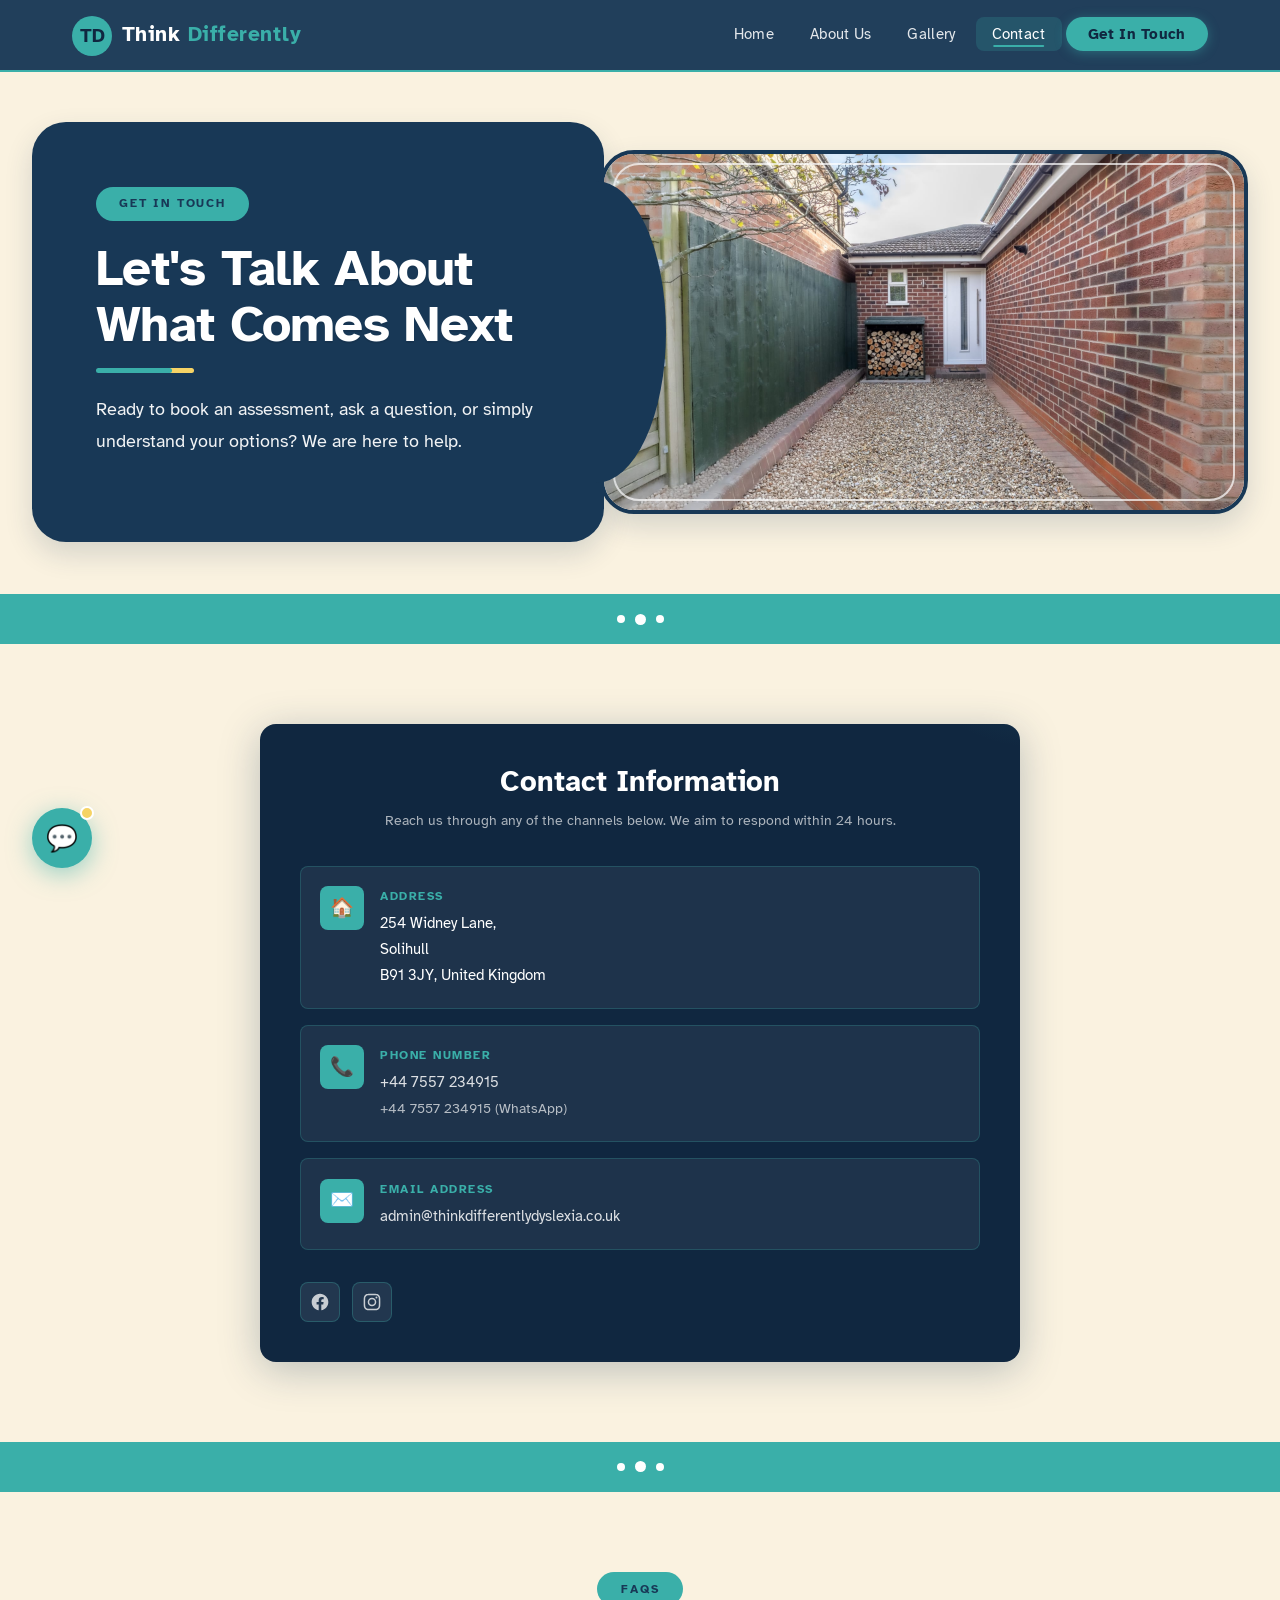
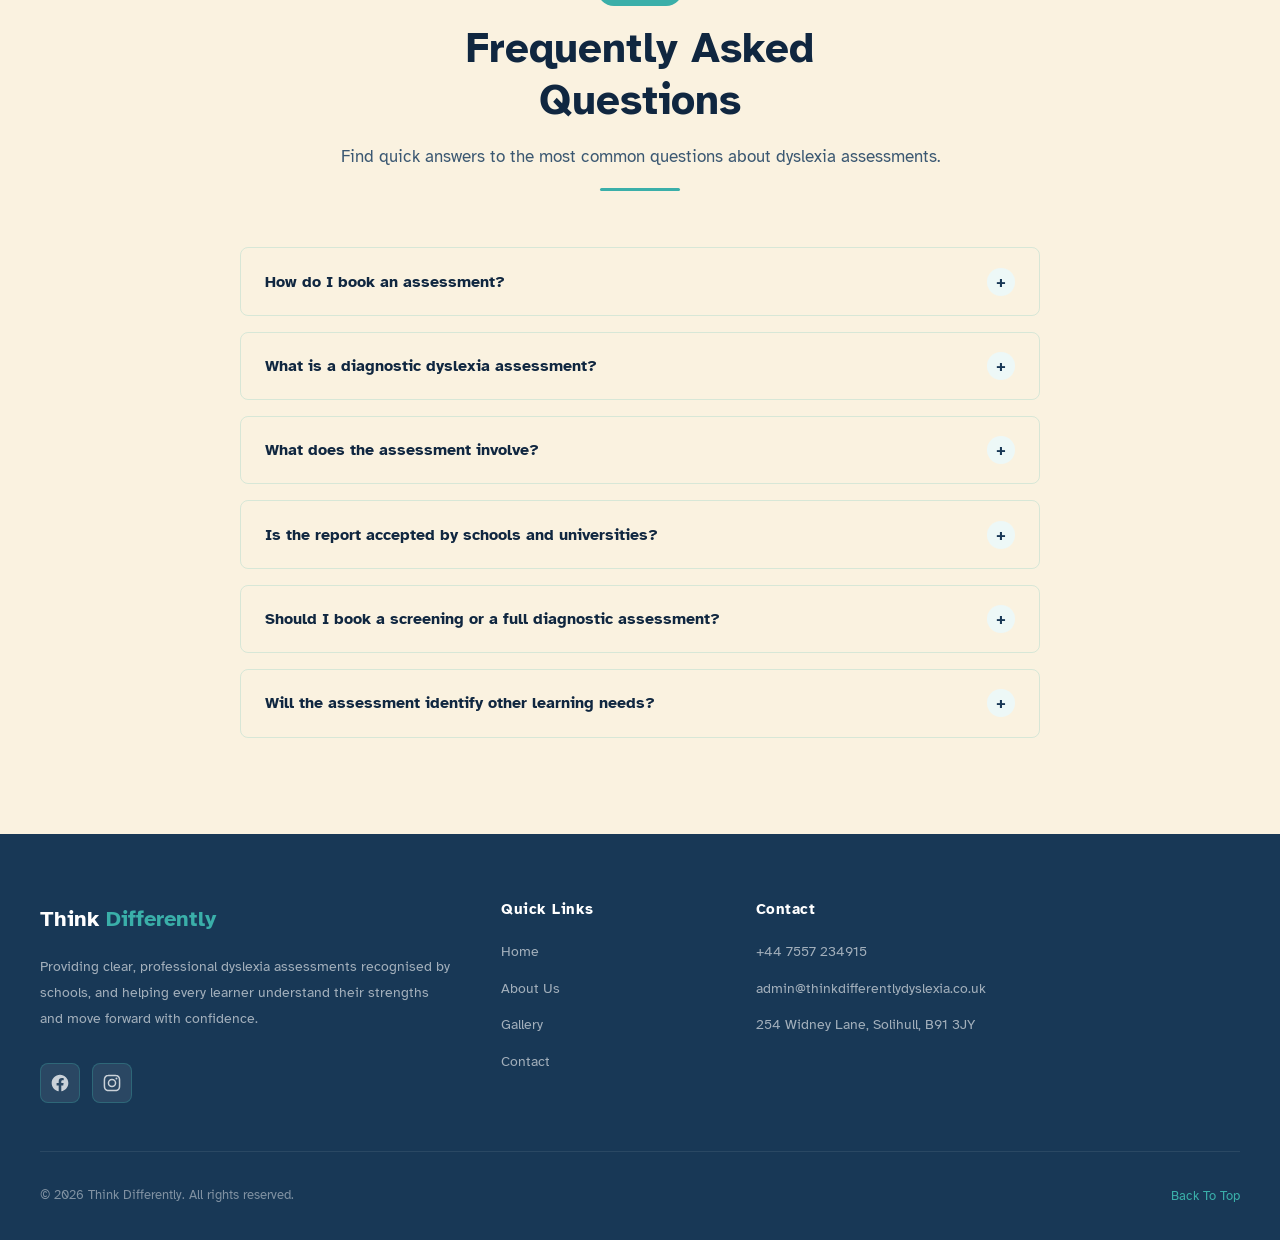
<file: pages/contact2.html>
<!DOCTYPE html>

<html lang="en">
<head>
<meta charset="utf-8"/>
<meta content="width=device-width, initial-scale=1.0" name="viewport"/>
<meta content="Contact Think Differently Dyslexia Support — get in touch to book a dyslexia assessment or ask a question." name="description"/>
<title>Think Differently | Contact Us</title>
<!-- Favicon (tab icon) -->
<link href="../images/logo_bigger.png" rel="icon" type="image/png"/>
<link href="../images/logo_bigger.png" rel="apple-touch-icon"/>
<!-- Google Fonts: Atkinson Hyperlegible (Option 6 accessible/dyslexia-friendly scheme) -->
<link href="https://fonts.googleapis.com" rel="preconnect"/>
<link crossorigin="" href="https://fonts.gstatic.com" rel="preconnect"/>
<link href="https://fonts.googleapis.com/css2?family=Atkinson+Hyperlegible:wght@400;700&amp;display=swap" rel="stylesheet"/>
<link href="../css/style2.css?v=12" rel="stylesheet"/>
<style>
    .contact-hero {
      overflow: visible;
    }
 
    /* Map placeholder */
    .map-container {
      width: 100%;
      height: 320px;
      border-radius: var(--radius-lg);
      overflow: hidden;
      margin-top: 1.5rem;
      background: rgba(255,255,255,0.06);
      border: 1px solid rgba(58,175,169,0.3);
      display: flex;
      align-items: center;
      justify-content: center;
      flex-direction: column;
      gap: 0.8rem;
      color: rgba(255,255,255,0.6);
      font-size: 0.9rem;
    }
 
    .map-container .map-icon {
      font-size: 2.5rem;
    }
 
    .map-container p {
      color: rgba(255,255,255,0.55);
      font-size: 0.85rem;
      text-align: center;
      padding: 0 1rem;
    }
 
    /* Opening hours table */
    .hours-table {
      width: 100%;
      border-collapse: collapse;
      margin-top: 1.5rem;
    }
 
    .hours-table tr {
      border-bottom: 1px solid rgba(58,175,169,0.15);
      transition: background var(--transition);
    }
 
    .hours-table tr:last-child {
      border-bottom: none;
    }
 
    .hours-table tr:hover {
      background: rgba(58,175,169,0.06);
    }
 
    .hours-table td {
      padding: 0.7rem 0.5rem;
      font-size: 0.88rem;
    }
 
    .hours-table td:first-child {
      color: var(--blue-dark);
      font-weight: 600;
    }
 
    .hours-table td:last-child {
      color: var(--text-mid);
      text-align: right;
    }
 
    .hours-table .closed {
      color: #c0392b;
    }
 
    .hours-table .open {
      color: #27ae60;
    }
 
    /* FAQ section */
    .faq-section {
      padding: 5rem 2rem;
      background: #FAF2E0;
    }
 
    .faq-list {
      max-width: 800px;
      margin: 3rem auto 0;
    }
 
    .faq-item {
      border: 1px solid rgba(58,175,169,0.18);
      border-radius: var(--radius);
      margin-bottom: 1rem;
      overflow: hidden;
      transition: var(--transition);
    }
 
    .faq-item:hover {
      border-color: rgba(58,175,169,0.4);
      box-shadow: 0 2px 12px rgba(58,175,169,0.1);
    }
 
    .faq-question {
      width: 100%;
      background: none;
      border: none;
      padding: 1.2rem 1.5rem;
      display: flex;
      justify-content: space-between;
      align-items: center;
      cursor: pointer;
      font-family: var(--font-body);
      font-size: 0.98rem;
      font-weight: 600;
      color: var(--blue-dark);
      text-align: left;
      transition: var(--transition);
    }
 
    .faq-question:hover {
      background: var(--teal);
      color: var(--navy-dark);
    }
 
    .faq-question .faq-icon {
      width: 28px;
      height: 28px;
      background: var(--blue-pale);
      border-radius: 50%;
      display: flex;
      align-items: center;
      justify-content: center;
      font-size: 1rem;
      color: var(--blue-primary);
      flex-shrink: 0;
      transition: transform var(--transition), background var(--transition);
    }
 
    .faq-item.open .faq-question .faq-icon {
      transform: rotate(45deg);
      background: var(--blue-light);
      color: var(--white);
    }
 
    .faq-answer {
      max-height: 0;
      overflow: hidden;
      transition: max-height 0.4s ease, padding 0.3s ease;
      padding: 0 1.5rem;
    }
 
    .faq-item.open .faq-answer {
      max-height: 300px;
      padding: 0 1.5rem 1.2rem;
    }
 
    .faq-answer p {
      color: var(--text-mid);
      font-size: 0.93rem;
      line-height: 1.8;
    }
 
    /* Form character count */
    .char-count {
      font-size: 0.78rem;
      color: var(--text-mid);
      text-align: right;
      margin-top: 0.25rem;
    }
 
    /* Required field indicator */
    .required-star {
      color: var(--blue-light);
      margin-left: 2px;
    }
 
    /* Note: this form is presented as an illustrative example of the
       information to include when getting in touch (see intro text
       below) rather than a live, validating submission form, so no
       error/invalid states are styled here. */
  </style>
</head>
<body class="contact-page">
<!-- ============================================================
       NAVIGATION
       ============================================================ -->
<nav aria-label="Main navigation" class="navbar" role="navigation">
<div class="nav-container">
<a aria-label="Think Differently Home" class="nav-logo" href="../index.html">
<div class="logo-icon">TD</div>
<span class="logo-text">Think<span> Differently</span></span>
</a>
<ul class="nav-links" id="nav-links" role="list">
<li><a href="../index.html">Home</a></li>
<li><a href="about2.html">About Us</a></li>
<li><a href="gallery2.html">Gallery</a></li>
<li><a class="active" href="contact2.html">Contact</a></li>
<li><a class="nav-cta" href="contact2.html">Get In Touch</a></li>
</ul>
<button aria-controls="nav-links" aria-expanded="false" aria-label="Toggle navigation" class="nav-toggle" id="nav-toggle">
<span></span><span></span><span></span>
</button>
</div>
</nav>
<!-- ============================================================
       CONTACT HERO
       ============================================================ -->
<section aria-label="Contact hero" class="contact-hero image-text-section image-text-section--image-right"><div class="image-text-inner"><div class="image-text-content fade-in"><div class="image-text-copy">
<span class="badge">Get in Touch</span>
<h1>Let's Talk About<br/>What Comes Next</h1>
<div class="divider-line"></div>
<p>
          Ready to book an assessment, ask a question, or simply understand your options? We are here to help.
        </p>
</div></div><div class="image-text-media fade-in fade-in-delay-1"><img alt="Contact and communication technology" loading="lazy" src="../images/upgrade_photoshoot/Upgrade_photoshoot10.png"/></div></div></section>
<!-- SEPARATOR -->
<div aria-hidden="true" class="section-separator">
<div class="sep-dots"><span></span><span></span><span></span></div>
</div>
<!-- ============================================================
       CONTACT SECTION
       ============================================================ -->
<section aria-label="Contact information and form" class="contact-section">
<div class="contact-wrapper">
<!-- ---- LEFT: Contact Info Panel ---- -->
<div class="contact-info-panel fade-in">
<h3>Contact Information</h3>
<p class="sub">Reach us through any of the channels below. We aim to respond within 24 hours.</p>
<!-- Address -->
<div class="contact-info-item">
<div aria-hidden="true" class="info-icon">🏠</div>
<div class="info-content">
<div class="label">Address</div>
<div class="value">
              254 Widney Lane,<br/>
              Solihull<br/>
              B91 3JY, United Kingdom
            </div>
</div>
</div>
<!-- Phone -->
<div class="contact-info-item">
<div aria-hidden="true" class="info-icon">📞</div>
<div class="info-content">
<div class="label">Phone Number</div>
<div class="value">
<a href="tel:+447557234915">+44 7557 234915</a><br/>
<a href="https://wa.me/447557234915" style="font-size:0.85rem; opacity:0.8;">+44 7557 234915 (WhatsApp)</a>
</div>
</div>
</div>
<!-- Email -->
<div class="contact-info-item">
<div aria-hidden="true" class="info-icon">✉️</div>
<div class="info-content">
<div class="label">Email Address</div>
<div class="value">
<a href="mailto:admin@thinkdifferentlydyslexia.co.uk">admin@thinkdifferentlydyslexia.co.uk</a>
</div>
</div>
</div>
<!-- Social Links -->
<div aria-label="Social media links" class="social-links">
       
<a aria-label="Facebook" class="social-link" href="https://www.facebook.com/people/Think-Differently-dyslexia-assessment-and-support/100088559377130/">
<svg viewbox="0 0 24 24"><path d="M22 12.06C22 6.5 17.52 2 12 2S2 6.5 2 12.06c0 5 3.66 9.15 8.44 9.94v-7.03H7.9v-2.9h2.54V9.86c0-2.5 1.49-3.89 3.77-3.89 1.09 0 2.24.2 2.24.2v2.46h-1.26c-1.24 0-1.63.77-1.63 1.56v1.87h2.78l-.44 2.9h-2.34V22c4.78-.79 8.44-4.94 8.44-9.94z"></path></svg>
</a>

<a aria-label="Instagram" class="social-link" href="https://www.instagram.com/dyslexiaassessmentandsupport">
<svg viewbox="0 0 24 24"><path d="M12 2c-2.72 0-3.06.01-4.12.06-1.06.05-1.79.22-2.43.47a4.9 4.9 0 0 0-1.77 1.15A4.9 4.9 0 0 0 2.53 5.45c-.25.64-.42 1.37-.47 2.43C2 8.94 2 9.28 2 12s.01 3.06.06 4.12c.05 1.06.22 1.79.47 2.43a4.9 4.9 0 0 0 1.15 1.77 4.9 4.9 0 0 0 1.77 1.15c.64.25 1.37.42 2.43.47C8.94 22 9.28 22 12 22s3.06-.01 4.12-.06c1.06-.05 1.79-.22 2.43-.47a4.9 4.9 0 0 0 1.77-1.15 4.9 4.9 0 0 0 1.15-1.77c.25-.64.42-1.37.47-2.43.05-1.06.06-1.4.06-4.12s-.01-3.06-.06-4.12c-.05-1.06-.22-1.79-.47-2.43a4.9 4.9 0 0 0-1.15-1.77A4.9 4.9 0 0 0 18.55 2.53c-.64-.25-1.37-.42-2.43-.47C15.06 2.01 14.72 2 12 2zm0 1.8c2.67 0 2.99.01 4.04.06.98.04 1.5.2 1.86.34.47.18.8.4 1.15.75.35.35.57.68.75 1.15.14.36.3.88.34 1.86.05 1.05.06 1.37.06 4.04s-.01 2.99-.06 4.04c-.04.98-.2 1.5-.34 1.86-.18.47-.4.8-.75 1.15-.35.35-.68.57-1.15.75-.36.14-.88.3-1.86.34-1.05.05-1.37.06-4.04.06s-2.99-.01-4.04-.06c-.98-.04-1.5-.2-1.86-.34a3.1 3.1 0 0 1-1.15-.75 3.1 3.1 0 0 1-.75-1.15c-.14-.36-.3-.88-.34-1.86C3.81 14.99 3.8 14.67 3.8 12s.01-2.99.06-4.04c.04-.98.2-1.5.34-1.86.18-.47.4-.8.75-1.15.35-.35.68-.57 1.15-.75.36-.14.88-.3 1.86-.34C9.01 3.81 9.33 3.8 12 3.8zm0 3.05a5.15 5.15 0 1 0 0 10.3 5.15 5.15 0 0 0 0-10.3zm0 8.5a3.35 3.35 0 1 1 0-6.7 3.35 3.35 0 0 1 0 6.7zm6.55-8.7a1.2 1.2 0 1 1-2.4 0 1.2 1.2 0 0 1 2.4 0z"></path></svg>
</a>

</div>
</div>
<!-- contact-info-panel closes above: this was the missing tag that
           had swallowed the form panel as a child, forcing everything
           into one narrow column instead of the two-column grid. -->
</div>
</section>
<!-- SEPARATOR -->
<div aria-hidden="true" class="section-separator">
<div class="sep-dots"><span></span><span></span><span></span></div>
</div>
<!-- ============================================================
       FAQ SECTION
       ============================================================ -->
<section aria-label="Frequently asked questions" class="faq-section">
<div class="section-header fade-in">
<span class="badge">FAQs</span>
<h2>Frequently Asked<br/>Questions</h2>
<p>Find quick answers to the most common questions about dyslexia assessments.</p>
<div class="divider-line"></div>
</div>
<div class="faq-list fade-in">
<div class="faq-item">
<button aria-expanded="false" class="faq-question">
          How do I book an assessment?
          <span aria-hidden="true" class="faq-icon">+</span>
</button>
<div class="faq-answer">
<p>You can simply get in touch by phone, email or WhatsApp and we'll talk through your concerns and arrange a suitable time.</p>
</div>
</div>
<div class="faq-item">
<button aria-expanded="false" class="faq-question">
          What is a diagnostic dyslexia assessment?
          <span aria-hidden="true" class="faq-icon">+</span>
</button>
<div class="faq-answer">
<p>It's a detailed way of understanding how your child learns, looking at areas such as reading, spelling, writing, memory and processing skills. If dyslexia is present, it provides a formal diagnosis along with practical recommendations for school and home, carried out by a qualified specialist teacher with an Assessment Practising Certificate.</p>
</div>
</div>
<div class="faq-item">
<button aria-expanded="false" class="faq-question">
          What does the assessment involve?
          <span aria-hidden="true" class="faq-icon">+</span>
</button>
<div class="faq-answer">
<p>The assessment combines standardised tests with relaxed, child-friendly observation, and usually lasts around three hours with regular breaks. It covers reading, spelling, writing, phonological awareness, memory and processing speed, with everything explained clearly so your child feels settled throughout.</p>
</div>
</div>
<div class="faq-item">
<button aria-expanded="false" class="faq-question">
          Is the report accepted by schools and universities?
          <span aria-hidden="true" class="faq-icon">+</span>
</button>
<div class="faq-answer">
<p>Yes. Reports meet the recognised standard for educational settings, are valid for life, and are accepted by schools for SEN support as well as universities and DSA (Disabled Students' Allowance) applications.</p>
</div>
</div>
<div class="faq-item">
<button aria-expanded="false" class="faq-question">
          Should I book a screening or a full diagnostic assessment?
          <span aria-hidden="true" class="faq-icon">+</span>
</button>
<div class="faq-answer">
<p>A Dyslexia Screening Assessment (£100, around an hour, with verbal feedback) is a helpful first step if you're unsure whether a full assessment is needed. The Full Diagnostic Assessment (£480, approximately 3 hours) provides a formal diagnosis and a detailed written report recognised by schools.</p>
</div>
</div>
<div class="faq-item">
<button aria-expanded="false" class="faq-question">
          Will the assessment identify other learning needs?
          <span aria-hidden="true" class="faq-icon">+</span>
</button>
<div class="faq-answer">
<p>Assessments focus on dyslexia and related literacy difficulties. Indicators of other challenges, such as attention or memory difficulties, may be noted, but conditions like ADHD, autism or dyscalculia are not formally diagnosed — the report can, however, highlight areas for further exploration.</p>
</div>
</div>
</div>
</section>
<!-- ============================================================
       FOOTER
       ============================================================ -->
<footer class="footer" role="contentinfo">
<div class="footer-grid">
<div class="footer-brand">
<span class="logo-text">Think<span> Differently</span></span>
<p>Providing clear, professional dyslexia assessments recognised by schools, and helping every learner understand their strengths and move forward with confidence.</p>
<div class="social-links">
       
<a aria-label="Facebook" class="social-link" href="https://www.facebook.com/people/Think-Differently-dyslexia-assessment-and-support/100088559377130/">
<svg viewbox="0 0 24 24"><path d="M22 12.06C22 6.5 17.52 2 12 2S2 6.5 2 12.06c0 5 3.66 9.15 8.44 9.94v-7.03H7.9v-2.9h2.54V9.86c0-2.5 1.49-3.89 3.77-3.89 1.09 0 2.24.2 2.24.2v2.46h-1.26c-1.24 0-1.63.77-1.63 1.56v1.87h2.78l-.44 2.9h-2.34V22c4.78-.79 8.44-4.94 8.44-9.94z"></path></svg>
</a>

<a aria-label="Instagram" class="social-link" href="https://www.instagram.com/dyslexiaassessmentandsupport">
<svg viewbox="0 0 24 24"><path d="M12 2c-2.72 0-3.06.01-4.12.06-1.06.05-1.79.22-2.43.47a4.9 4.9 0 0 0-1.77 1.15A4.9 4.9 0 0 0 2.53 5.45c-.25.64-.42 1.37-.47 2.43C2 8.94 2 9.28 2 12s.01 3.06.06 4.12c.05 1.06.22 1.79.47 2.43a4.9 4.9 0 0 0 1.15 1.77 4.9 4.9 0 0 0 1.77 1.15c.64.25 1.37.42 2.43.47C8.94 22 9.28 22 12 22s3.06-.01 4.12-.06c1.06-.05 1.79-.22 2.43-.47a4.9 4.9 0 0 0 1.77-1.15 4.9 4.9 0 0 0 1.15-1.77c.25-.64.42-1.37.47-2.43.05-1.06.06-1.4.06-4.12s-.01-3.06-.06-4.12c-.05-1.06-.22-1.79-.47-2.43a4.9 4.9 0 0 0-1.15-1.77A4.9 4.9 0 0 0 18.55 2.53c-.64-.25-1.37-.42-2.43-.47C15.06 2.01 14.72 2 12 2zm0 1.8c2.67 0 2.99.01 4.04.06.98.04 1.5.2 1.86.34.47.18.8.4 1.15.75.35.35.57.68.75 1.15.14.36.3.88.34 1.86.05 1.05.06 1.37.06 4.04s-.01 2.99-.06 4.04c-.04.98-.2 1.5-.34 1.86-.18.47-.4.8-.75 1.15-.35.35-.68.57-1.15.75-.36.14-.88.3-1.86.34-1.05.05-1.37.06-4.04.06s-2.99-.01-4.04-.06c-.98-.04-1.5-.2-1.86-.34a3.1 3.1 0 0 1-1.15-.75 3.1 3.1 0 0 1-.75-1.15c-.14-.36-.3-.88-.34-1.86C3.81 14.99 3.8 14.67 3.8 12s.01-2.99.06-4.04c.04-.98.2-1.5.34-1.86.18-.47.4-.8.75-1.15.35-.35.68-.57 1.15-.75.36-.14.88-.3 1.86-.34C9.01 3.81 9.33 3.8 12 3.8zm0 3.05a5.15 5.15 0 1 0 0 10.3 5.15 5.15 0 0 0 0-10.3zm0 8.5a3.35 3.35 0 1 1 0-6.7 3.35 3.35 0 0 1 0 6.7zm6.55-8.7a1.2 1.2 0 1 1-2.4 0 1.2 1.2 0 0 1 2.4 0z"></path></svg>
</a>

</div>
</div>
<div class="footer-col">
<h4>Quick Links</h4>
<ul>
<li><a href="../index.html">Home</a></li>
<li><a href="about2.html">About Us</a></li>
<li><a href="gallery2.html">Gallery</a></li>
<li><a href="contact2.html">Contact</a></li>
</ul>
</div>
<div class="footer-col">
<h4>Contact</h4>
<ul>
<li><a href="tel:+447557234915">+44 7557 234915</a></li>
<li><a href="mailto:admin@thinkdifferentlydyslexia.co.uk">admin@thinkdifferentlydyslexia.co.uk</a></li>
<li><a href="#">254 Widney Lane, Solihull, B91 3JY</a></li>
</ul>
</div>
</div>
<div class="footer-bottom">
<p>© 2026 Think Differently. All rights reserved.</p>
<a href="#">Back To Top</a>
</div>
</footer>
<!-- Scroll to Top -->
<button aria-label="Scroll to top" class="scroll-top">⇧</button>
<!-- ============================================================
       CHATBOT WIDGET
       ============================================================ -->
<div class="chatbot-widget">
<button aria-expanded="false" aria-label="Open chat assistant" class="chatbot-toggle" id="chatbot-toggle">
<span aria-hidden="true" class="chatbot-icon-open">💬</span>
<span aria-hidden="true" class="chatbot-icon-close">✕</span>
</button>
<div aria-hidden="true" aria-label="Think Differently chat assistant" aria-modal="false" class="chatbot-window" id="chatbot-window" role="dialog">
<div class="chatbot-header">
<div class="chatbot-header-info">
<div aria-hidden="true" class="chatbot-avatar">T</div>
<div>
<div class="chatbot-title">Think Differently Assistant</div>
<div class="chatbot-status"><span aria-hidden="true" class="status-dot"></span>Online</div>
</div>
</div>
<button aria-label="Close chat" class="chatbot-close" id="chatbot-close">✕</button>
</div>
<div aria-live="polite" class="chatbot-messages" id="chatbot-messages"></div>
<div class="chatbot-quick-replies" id="chatbot-quick-replies"></div>
<form class="chatbot-input-row" id="chatbot-form">
<input aria-label="Type your message" autocomplete="off" id="chatbot-input" placeholder="Type your message..." type="text"/>
<button aria-label="Send message" class="chatbot-send" type="submit">➤</button>
</form>
</div>
</div>
<script src="../js/main2.js"></script>
<script src="../js/chatbot2.js"></script>
<script>
    // ---- Character counter for message textarea ----
    const messageField = document.getElementById('message');
    const charCount    = document.getElementById('message-count');
 
    messageField && messageField.addEventListener('input', () => {
      const len = messageField.value.length;
      charCount.textContent = `${len} / 1000 characters`;
    });
 
    // ---- FAQ accordion ----
    document.querySelectorAll('.faq-question').forEach(btn => {
      btn.addEventListener('click', () => {
        const item = btn.closest('.faq-item');
        const isOpen = item.classList.contains('open');
 
        // Close all
        document.querySelectorAll('.faq-item').forEach(i => {
          i.classList.remove('open');
          i.querySelector('.faq-question').setAttribute('aria-expanded', 'false');
        });
 
        // Toggle clicked
        if (!isOpen) {
          item.classList.add('open');
          btn.setAttribute('aria-expanded', 'true');
        }
      });
    });
  </script>
</body>
</html>
</file>
<file: css/style2.css>
/* ============================================================
   THINK DIFFERENTLY WEBSITE - MAIN STYLESHEET
   Color Scheme (Accessible / Dyslexia-Friendly):
     Navy #183856 · Teal #3AAFA9 · Pale Aqua #EDF8F7
     Pale Blue #EEF5FA · Yellow #F6D365 · Off White #FAFAF7
   Font: Atkinson Hyperlegible (Headings: Bold, Body: Regular, Buttons: Bold)
   ============================================================ */

/* ---- RESET & BASE ---- */
*, *::before, *::after {
  box-sizing: border-box;
  margin: 0;
  padding: 0;
}
 
:root {
  /* ---- Brand palette ---- */
  --navy:           #183856;
  --navy-dark:      #102740;
  --teal:           #3AAFA9;
  --teal-dark:      #2C8B86;
  --pale-aqua:      #EDF8F7;
  --pale-blue:      #EEF5FA;
  --yellow:         #F6D365;
  --yellow-dark:    #E0B94A;
  --off-white:      #FAFAF7;

  /* ---- Legacy variable names kept so every rule below still
     resolves correctly, now pointing at the new palette ---- */
  --blue-primary:   var(--navy);
  --blue-light:     var(--teal);
  --blue-pale:      var(--pale-aqua);
  --blue-dark:      var(--navy-dark);
  --black:          var(--navy-dark);
  --black-soft:     var(--navy);
  --white:          #FFFFFF;
  --white-off:      var(--off-white);
  --text-dark:      var(--navy);
  --text-mid:       #3B5872;
  --separator:      var(--teal);
  --overlay-dark:   rgba(24, 56, 86, 0.72);
  --overlay-mid:    rgba(24, 56, 86, 0.60);
  --overlay-light:  rgba(16, 39, 64, 0.55);
  --btn-left:       var(--yellow);
  --btn-left-hover: var(--yellow-dark);
  --btn-right:      var(--teal);
  --font-heading:   'Atkinson Hyperlegible', 'Segoe UI', Arial, sans-serif;
  --font-body:      'Atkinson Hyperlegible', 'Segoe UI', Arial, sans-serif;
  --transition:     0.3s ease;
  --radius:         8px;
  --radius-lg:      16px;
  --shadow:         0 4px 24px rgba(24, 56, 86, 0.18);
  --shadow-lg:      0 8px 40px rgba(24, 56, 86, 0.28);
}

html {
  scroll-behavior: smooth;
  font-size: 16px;
}

body {
  font-family: var(--font-body);
  color: var(--text-dark);
  background: #FAF2E0;
  line-height: 1.7;
  overflow-x: hidden;
}

/* ---- TYPOGRAPHY ---- */
h1, h2, h3, h4 {
  font-family: var(--font-heading);
  font-weight: 700;
  line-height: 1.25;
}

h1 { font-size: clamp(2rem, 5vw, 3.5rem); }
h2 { font-size: clamp(1.6rem, 3.5vw, 2.6rem); }
h3 { font-size: clamp(1.2rem, 2.5vw, 1.8rem); }
h4 { font-size: clamp(1rem, 2vw, 1.3rem); }

p {
  font-size: clamp(0.95rem, 1.5vw, 1.05rem);
  line-height: 1.8;
}

a {
  text-decoration: none;
  color: inherit;
  transition: var(--transition);
}

img {
  max-width: 100%;
  height: auto;
  display: block;
}

/* ============================================================
   NAVIGATION
   ============================================================ */
.navbar {
  position: fixed;
  top: 0;
  left: 0;
  width: 100%;
  z-index: 1000;
  border-bottom: 2px solid var(--blue-light);
  transition: var(--transition);
  /* NOTE: the blurred background lives on ::before below, not on this
     element. backdrop-filter/filter directly on .navbar would make it
     the "containing block" for any position:fixed descendant — including
     the mobile .nav-links dropdown — which is what was breaking taps on
     the menu on some mobile browsers (notably iOS Safari). Putting the
     blur on a pseudo-element behind the navbar keeps the exact same look
     without that side effect. */
}

.navbar::before {
  content: '';
  position: absolute;
  inset: 0;
  background: rgba(24, 56, 86, 0.96);
  backdrop-filter: blur(12px);
  -webkit-backdrop-filter: blur(12px);
  z-index: -1;
}

.navbar.scrolled {
  box-shadow: var(--shadow-lg);
}

.nav-container {
  max-width: 1200px;
  margin: 0 auto;
  padding: 0 2rem;
  display: flex;
  align-items: center;
  justify-content: space-between;
  height: 70px;
}

.nav-logo {
  display: flex;
  align-items: center;
  gap: 0.6rem;
}

.nav-logo .logo-icon {
  width: 40px;
  height: 40px;
  background: var(--blue-light);
  border-radius: 50%;
  display: flex;
  align-items: center;
  justify-content: center;
  font-size: 1.2rem;
  color: var(--navy-dark);
  font-weight: 700;
  font-family: var(--font-heading);
}

.nav-logo .logo-text {
  font-family: var(--font-heading);
  font-size: 1.3rem;
  font-weight: 700;
  color: var(--white);
  letter-spacing: 0.5px;
}

.nav-logo .logo-text span {
  color: var(--blue-light);
}

.nav-links {
  display: flex;
  align-items: center;
  gap: 0.25rem;
  list-style: none;
}

.nav-links a {
  color: rgba(255,255,255,0.88);
  font-size: 0.92rem;
  font-weight: 400;
  padding: 0.5rem 1rem;
  border-radius: var(--radius);
  letter-spacing: 0.3px;
  transition: var(--transition);
  position: relative;
}

.nav-links a::after {
  content: '';
  position: absolute;
  bottom: 4px;
  left: 50%;
  transform: translateX(-50%);
  width: 0;
  height: 2px;
  background: var(--blue-light);
  border-radius: 2px;
  transition: width var(--transition);
}

.nav-links a:hover,
.nav-links a.active {
  color: var(--white);
  background: rgba(58,175,169,0.2);
}

.nav-links a:hover::after,
.nav-links a.active::after {
  width: 60%;
}

.nav-cta {
  background: var(--blue-light) !important;
  color: var(--navy-dark) !important;
  padding: 0.5rem 1.4rem !important;
  border-radius: 50px !important;
  font-weight: 700 !important;
  box-shadow: 0 2px 12px rgba(58,175,169,0.4);
}

.nav-cta:hover {
  background: #FAF2E0 !important;
  color: var(--navy-dark) !important;
  transform: translateY(-1px);
  box-shadow: 0 4px 20px rgba(58,175,169,0.5) !important;
}

.nav-cta::after { display: none !important; }

/* Hamburger */
.nav-toggle {
  display: none;
  flex-direction: column;
  align-items: center;
  justify-content: center;
  gap: 5px;
  cursor: pointer;
  padding: 0.4rem;
  min-width: 44px;
  min-height: 44px;
  background: transparent;
  border: none;
  border-radius: var(--radius);
  transition: var(--transition);
  -webkit-tap-highlight-color: transparent;
}

.nav-toggle span {
  display: block;
  width: 26px;
  height: 2.5px;
  background: var(--white);
  border-radius: 2px;
  transition: var(--transition);
}

.nav-toggle.open span:nth-child(1) { transform: translateY(7.5px) rotate(45deg); }
.nav-toggle.open span:nth-child(2) { opacity: 0; transform: scaleX(0); }
.nav-toggle.open span:nth-child(3) { transform: translateY(-7.5px) rotate(-45deg); }

/* ============================================================
   HERO / FULL-SCREEN SECTIONS WITH BACKGROUND IMAGES
   ============================================================ */
.hero-section {
  position: relative;
  width: 100%;
  min-height: 100vh;
  display: flex;
  align-items: center;
  justify-content: center;
  overflow: hidden;
  margin-top: 70px;
}

.bg-section {
  position: relative;
  width: 100%;
  min-height: 90vh;
  display: flex;
  flex-direction: column; /* FIX: was defaulting to row, which pushed the
                              section header and the content beside it
                              instead of stacking them top to bottom */
  align-items: center;
  justify-content: center;
  overflow: hidden;
}

.bg-section.tall {
  min-height: 80vh;
}

/* "What We Provide" services section: needs to grow to fit the header
   plus 6 stacked cards, so it can't be capped at 90vh like the other
   full-bleed sections. */
.services-section {
  min-height: auto;
  padding: 6rem 2rem;
  gap: 3rem;
}

.section-bg {
  position: absolute;
  inset: 0;
  background-size: cover;
  background-position: center;
  background-attachment: fixed;
  transition: transform 0.6s ease;
}

.section-overlay {
  position: absolute;
  inset: 0;
}

.section-overlay.mid {
  background: var(--overlay-mid);
}

.section-overlay.light {
  background: var(--overlay-light);
}

/* ---- SEPARATOR LINE ---- */
.section-separator {
  width: 100%;
  height: 50px;
  background: linear-gradient(135deg, var(--blue-primary) 0%, var(--blue-light) 50%, var(--blue-dark) 100%);
  display: flex;
  align-items: center;
  justify-content: center;
  position: relative;
  overflow: hidden;
}

.section-separator::before {
  content: '';
  position: absolute;
  top: 0; left: -100%;
  width: 300%;
  height: 100%;
  background: linear-gradient(90deg, transparent, rgba(255,255,255,0.15), transparent);
  animation: shimmer 3s infinite;
}

@keyframes shimmer {
  0% { transform: translateX(-33%); }
  100% { transform: translateX(33%); }
}

.section-separator .sep-dots {
  display: flex;
  gap: 10px;
  z-index: 1;
}

.section-separator .sep-dots span {
  width: 8px;
  height: 8px;
  border-radius: 50%;
  background: rgba(255,255,255,0.7);
}

.section-separator .sep-dots span:nth-child(2) {
  background: rgba(255,255,255,1);
  transform: scale(1.3);
}

/* ============================================================
   TEXT CONTENT CONTAINERS
   ============================================================ */
.content-container {
  position: relative;
  z-index: 2;
  max-width: 900px;
  margin: 0 auto;
  padding: 4rem 2rem;
  text-align: center;
}

.content-container.wide {
  max-width: 1100px;
}

.content-box {
  background: rgba(24, 56, 86, 0.82);
  backdrop-filter: blur(14px);
  -webkit-backdrop-filter: blur(14px);
  border: 1px solid rgba(58, 175, 169, 0.35);
  border-radius: var(--radius-lg);
  padding: 3rem 3.5rem;
  box-shadow: 0 8px 40px rgba(24,56,86,0.45), inset 0 1px 0 rgba(255,255,255,0.06);
}

.content-box.dark {
  background: rgba(16, 39, 64, 0.82);
  border-color: rgba(58, 175, 169, 0.4);
}

.content-box .badge {
  display: inline-block;
  background: var(--blue-light);
  color: var(--navy-dark);
  font-size: 0.78rem;
  font-weight: 700;
  letter-spacing: 2px;
  text-transform: uppercase;
  padding: 0.35rem 1.2rem;
  border-radius: 50px;
  margin-bottom: 1.2rem;
}

.content-box h1,
.content-box h2,
.content-box h3 {
  color: var(--white);
  margin-bottom: 1rem;
  text-shadow: 0 2px 12px rgba(0,0,0,0.4);
}

.content-box p {
  color: rgba(255,255,255,0.90);
  margin-bottom: 1.2rem;
  text-shadow: 0 1px 4px rgba(0,0,0,0.3);
}

.content-box .divider-line {
  width: 80px;
  height: 3px;
  background: var(--blue-light);
  margin: 1.2rem auto;
  border-radius: 2px;
}

/* ---- CTA BUTTONS ---- */
.btn {
  display: inline-flex;
  align-items: center;
  gap: 0.5rem;
  padding: 0.85rem 2.2rem;
  border-radius: 50px;
  font-size: 0.95rem;
  font-weight: 700;
  cursor: pointer;
  border: none;
  transition: var(--transition);
  letter-spacing: 0.3px;
}

.btn-primary {
  background: var(--btn-left);
  color: var(--navy-dark);
  box-shadow: 0 4px 20px rgba(246,211,101,0.55);
}

.btn-primary:hover {
  background: #FAF2E0;
  color: var(--navy-dark);
  transform: translateY(-2px);
  box-shadow: 0 8px 30px rgba(224,185,74,0.65);
}

.btn-outline {
  background: transparent;
  color: var(--navy);
  border: 2px solid var(--btn-right);
}

.btn-outline:hover {
  background: rgba(58,175,169,0.15);
  border-color: var(--btn-right);
  color: var(--navy);
  transform: translateY(-2px);
}

.btn-group {
  display: flex;
  gap: 1rem;
  justify-content: center;
  flex-wrap: wrap;
  margin-top: 1.8rem;
}

/* ============================================================
   STATS SECTION
   ============================================================ */
.stats-section {
  background: var(--blue-dark);
  padding: 4rem 2rem;
  position: relative;
  overflow: hidden;
}

.stats-section::before {
  content: '';
  position: absolute;
  top: -50%;
  left: -10%;
  width: 120%;
  height: 200%;
  background: radial-gradient(ellipse at center, rgba(58,175,169,0.12) 0%, transparent 70%);
  pointer-events: none;
}

.stats-grid {
  max-width: 1100px;
  margin: 0 auto;
  display: grid;
  grid-template-columns: repeat(4, 1fr);
  gap: 2rem;
  position: relative;
  z-index: 1;
}

.stat-card {
  text-align: center;
  padding: 2rem 1rem;
  border-radius: var(--radius-lg);
  background: rgba(255,255,255,0.05);
  border: 1px solid rgba(58,175,169,0.3);
  transition: var(--transition);
}

.stat-card:hover {
  background: rgba(58,175,169,0.15);
  border-color: var(--blue-light);
  transform: translateY(-4px);
  box-shadow: var(--shadow);
}

.stat-number {
  font-family: var(--font-heading);
  font-size: clamp(2.2rem, 4vw, 3.2rem);
  font-weight: 700;
  color: var(--blue-light);
  line-height: 1;
  margin-bottom: 0.4rem;
}

.stat-label {
  color: rgba(255,255,255,0.80);
  font-size: 0.9rem;
  font-weight: 400;
  letter-spacing: 0.5px;
  text-transform: uppercase;
}

.stat-icon {
  font-size: 2rem;
  margin-bottom: 0.8rem;
  display: block;
}

/* ============================================================
   FEATURES / SERVICES SECTION (Light background)
   ============================================================ */
.features-section {
  background: #FAF2E0;
  padding: 5rem 2rem;
}

.section-header {
  text-align: center;
  max-width: 700px;
  margin: 0 auto 3.5rem;
  position: relative;
  z-index: 2;
}

.section-header .badge {
  display: inline-block;
  background: var(--blue-pale);
  color: var(--blue-primary);
  font-size: 0.78rem;
  font-weight: 700;
  letter-spacing: 2px;
  text-transform: uppercase;
  padding: 0.35rem 1.2rem;
  border-radius: 50px;
  margin-bottom: 1rem;
}

.section-header h2 {
  color: var(--blue-dark);
  margin-bottom: 1rem;
}

.section-header p {
  color: var(--text-mid);
}

.section-header .divider-line {
  width: 80px;
  height: 3px;
  background: var(--blue-light);
  margin: 1rem auto 0;
  border-radius: 2px;
}

/* 2 symmetrical columns x 3 rows, centered under the header.
   Falls back to a single column on smaller screens (see media
   queries below). */
.features-grid {
  max-width: 900px;
  width: 100%;
  margin: 0 auto;
  display: grid;
  grid-template-columns: repeat(2, 1fr);
  gap: 1.75rem;
  position: relative;
  z-index: 2;
}

.feature-card {
  width: 100%;
  height: 100%;
  display: flex;
  flex-direction: column;
  justify-content: flex-start;
  background: var(--white);
  border-radius: var(--radius-lg);
  padding: 2.2rem 2rem;
  text-align: center;
  box-shadow: var(--shadow);
  border: 1px solid rgba(58,175,169,0.12);
  transition: var(--transition);
  position: relative;
  overflow: hidden;
}

.feature-card::before {
  content: '';
  position: absolute;
  top: 0;
  left: 0;
  width: 100%;
  height: 4px;
  background: linear-gradient(90deg, var(--blue-primary), var(--blue-light));
}

.feature-card:hover {
  transform: translateY(-6px);
  box-shadow: var(--shadow-lg);
  border-color: rgba(58,175,169,0.3);
}

.feature-icon {
  width: 64px;
  height: 64px;
  background: var(--blue-pale);
  border-radius: 50%;
  display: flex;
  align-items: center;
  justify-content: center;
  font-size: 1.8rem;
  margin: 0 auto 1.2rem;
  transition: var(--transition);
}

.feature-card:hover .feature-icon {
  background: var(--blue-light);
  transform: scale(1.1);
}

.feature-card h3 {
  color: var(--blue-dark);
  margin-bottom: 0.8rem;
  font-size: 1.2rem;
}

.feature-card p {
  color: var(--text-mid);
  font-size: 0.95rem;
}

/* ============================================================
   ABOUT PAGE
   ============================================================ */
.about-hero {
  position: relative;
  width: 100%;
  min-height: 60vh;
  display: flex;
  align-items: center;
  justify-content: center;
  margin-top: 70px;
  overflow: hidden;
}

.about-content-section {
  padding: 5rem 2rem;
  background: #FAF2E0;
}

.about-grid {
  max-width: 1100px;
  margin: 0 auto;
  display: grid;
  grid-template-columns: 1fr 1fr;
  gap: 4rem;
  align-items: center;
}

.about-grid.reverse {
  direction: rtl;
}

.about-grid.reverse > * {
  direction: ltr;
}

.about-text h2 {
  color: var(--blue-dark);
  margin-bottom: 1rem;
}

.about-text .badge {
  display: inline-block;
  background: var(--blue-pale);
  color: var(--blue-primary);
  font-size: 0.78rem;
  font-weight: 700;
  letter-spacing: 2px;
  text-transform: uppercase;
  padding: 0.35rem 1.2rem;
  border-radius: 50px;
  margin-bottom: 1rem;
}

.about-text .divider-line {
  width: 60px;
  height: 3px;
  background: var(--blue-light);
  margin: 1rem 0;
  border-radius: 2px;
}

.about-text p {
  color: var(--text-mid);
  margin-bottom: 1rem;
}

.about-image-wrap {
  position: relative;
  border-radius: var(--radius-lg);
  overflow: hidden;
  box-shadow: var(--shadow-lg);
}

.about-image-wrap img {
  width: 100%;
  height: 380px;
  object-fit: cover;
  display: block;
  transition: transform 0.5s ease;
}

.about-image-wrap:hover img {
  transform: scale(1.04);
}

.about-image-wrap .img-overlay {
  position: absolute;
  inset: 0;
  background: linear-gradient(to top, rgba(16,39,64,0.5) 0%, transparent 60%);
}

/* Experience Timeline */
.experience-section {
  padding: 5rem 2rem;
  background: var(--blue-dark);
  position: relative;
  overflow: hidden;
}

.experience-section::before {
  content: '';
  position: absolute;
  inset: 0;
  background: radial-gradient(ellipse at 20% 50%, rgba(58,175,169,0.15) 0%, transparent 60%);
}

.timeline {
  max-width: 800px;
  margin: 3rem auto 0;
  position: relative;
  z-index: 1;
}

.timeline::before {
  content: '';
  position: absolute;
  left: 50%;
  top: 0;
  bottom: 0;
  width: 2px;
  background: linear-gradient(to bottom, var(--blue-light), rgba(58,175,169,0.2));
  transform: translateX(-50%);
}

.timeline-item {
  display: flex;
  gap: 2rem;
  margin-bottom: 3rem;
  position: relative;
}

.timeline-item:nth-child(odd) {
  flex-direction: row;
  padding-right: calc(50% + 2rem);
}

.timeline-item:nth-child(even) {
  flex-direction: row-reverse;
  padding-left: calc(50% + 2rem);
}

.timeline-dot {
  position: absolute;
  left: 50%;
  top: 1rem;
  transform: translateX(-50%);
  width: 16px;
  height: 16px;
  background: var(--blue-light);
  border: 3px solid var(--blue-dark);
  border-radius: 50%;
  box-shadow: 0 0 0 4px rgba(58,175,169,0.3);
  z-index: 2;
}

.timeline-card {
  background: rgba(255,255,255,0.08);
  border: 1px solid rgba(58,175,169,0.3);
  border-radius: var(--radius-lg);
  padding: 1.5rem;
  flex: 1;
  transition: var(--transition);
}

.timeline-card:hover {
  background: rgba(58,175,169,0.15);
  border-color: var(--blue-light);
  transform: translateY(-3px);
}

.timeline-year {
  font-size: 0.8rem;
  font-weight: 700;
  color: var(--blue-light);
  letter-spacing: 1px;
  text-transform: uppercase;
  margin-bottom: 0.4rem;
}

.timeline-card h4 {
  color: var(--white);
  margin-bottom: 0.5rem;
}

.timeline-card p {
  color: rgba(255,255,255,0.75);
  font-size: 0.9rem;
}

/* Testimonials */
.testimonials-section {
  padding: 5rem 2rem;
  background: #FAF2E0;
}

.testimonials-grid {
  max-width: 1100px;
  margin: 3rem auto 0;
  display: grid;
  grid-template-columns: repeat(3, 1fr);
  gap: 2rem;
}

.testimonial-card {
  background: var(--white);
  border-radius: var(--radius-lg);
  padding: 2rem;
  box-shadow: var(--shadow);
  border: 1px solid rgba(58,175,169,0.12);
  position: relative;
  transition: var(--transition);
}

.testimonial-card:hover {
  transform: translateY(-5px);
  box-shadow: var(--shadow-lg);
}

.testimonial-card::before {
  content: '\201C';
  position: absolute;
  top: -10px;
  left: 1.5rem;
  font-size: 5rem;
  font-family: var(--font-heading);
  color: var(--blue-light);
  line-height: 1;
  opacity: 0.4;
}

.testimonial-stars {
  color: var(--yellow-dark);
  font-size: 1rem;
  margin-bottom: 1rem;
  letter-spacing: 2px;
}

.testimonial-text {
  color: var(--text-mid);
  font-size: 0.95rem;
  font-style: italic;
  margin-bottom: 1.5rem;
  line-height: 1.8;
}

.testimonial-author {
  display: flex;
  align-items: center;
  gap: 0.8rem;
}

.author-avatar {
  width: 46px;
  height: 46px;
  border-radius: 50%;
  background: var(--blue-pale);
  display: flex;
  align-items: center;
  justify-content: center;
  font-size: 1.2rem;
  color: var(--blue-primary);
  font-weight: 700;
  font-family: var(--font-heading);
  flex-shrink: 0;
}

.author-info .name {
  font-weight: 700;
  color: var(--blue-dark);
  font-size: 0.95rem;
}

.author-info .role {
  color: var(--text-mid);
  font-size: 0.82rem;
}

/* ============================================================
   GALLERY PAGE
   ============================================================ */
.gallery-hero {
  position: relative;
  width: 100%;
  min-height: 50vh;
  display: flex;
  align-items: center;
  justify-content: center;
  margin-top: 70px;
  overflow: hidden;
}

.gallery-section {
  padding: 5rem 2rem;
  background: #FAF2E0;
}

.gallery-filter {
  display: flex;
  justify-content: center;
  gap: 0.75rem;
  flex-wrap: wrap;
  margin-bottom: 3rem;
}

.filter-btn {
  padding: 0.5rem 1.5rem;
  border-radius: 50px;
  border: 2px solid var(--blue-light);
  background: transparent;
  color: var(--blue-primary);
  font-size: 0.88rem;
  font-weight: 700;
  cursor: pointer;
  transition: var(--transition);
  font-family: var(--font-body);
}

.filter-btn:hover,
.filter-btn.active {
  background: var(--blue-light);
  color: var(--navy-dark);
  box-shadow: 0 4px 16px rgba(58,175,169,0.4);
}

.gallery-grid {
  max-width: 1200px;
  margin: 0 auto;
  columns: 3;
  column-gap: 1.5rem;
}

.gallery-item {
  break-inside: avoid;
  margin-bottom: 1.5rem;
  border-radius: var(--radius-lg);
  overflow: hidden;
  position: relative;
  cursor: pointer;
  box-shadow: var(--shadow);
  transition: var(--transition);
}

.gallery-item:hover {
  transform: translateY(-4px);
  box-shadow: var(--shadow-lg);
}

.gallery-item img {
  width: 100%;
  height: auto;
  display: block;
  transition: transform 0.5s ease;
}

.gallery-item:hover img {
  transform: scale(1.06);
}

.gallery-item-overlay {
  position: absolute;
  inset: 0;
  background: linear-gradient(to top, rgba(16,39,64,0.85) 0%, transparent 60%);
  opacity: 0;
  transition: opacity var(--transition);
  display: flex;
  align-items: flex-end;
  padding: 1.5rem;
}

.gallery-item:hover .gallery-item-overlay {
  opacity: 1;
}

.gallery-item-overlay .caption {
  color: var(--white);
  font-size: 0.9rem;
  font-weight: 700;
}

.gallery-item-overlay .caption small {
  display: block;
  color: rgba(255,255,255,0.75);
  font-size: 0.78rem;
  font-weight: 400;
  margin-top: 0.2rem;
}

/* Lightbox */
.lightbox {
  position: fixed;
  inset: 0;
  background: rgba(0,0,0,0.92);
  z-index: 9999;
  display: flex;
  align-items: center;
  justify-content: center;
  opacity: 0;
  pointer-events: none;
  transition: opacity 0.3s ease;
}

.lightbox.open {
  opacity: 1;
  pointer-events: all;
}

.lightbox-inner {
  position: relative;
  max-width: 90vw;
  max-height: 90vh;
}

.lightbox-inner img {
  max-width: 90vw;
  max-height: 85vh;
  border-radius: var(--radius-lg);
  box-shadow: 0 20px 80px rgba(0,0,0,0.5);
}

.lightbox-close {
  position: absolute;
  top: -2rem;
  right: -2rem;
  width: 40px;
  height: 40px;
  background: var(--blue-light);
  border-radius: 50%;
  display: flex;
  align-items: center;
  justify-content: center;
  cursor: pointer;
  color: var(--navy-dark);
  font-size: 1.2rem;
  font-weight: 700;
  transition: var(--transition);
}

.lightbox-close:hover {
  background: var(--blue-primary);
  color: var(--white);
  transform: scale(1.1);
}

/* ============================================================
   CONTACT PAGE
   ============================================================ */
.contact-hero {
  position: relative;
  width: 100%;
  min-height: 50vh;
  display: flex;
  align-items: center;
  justify-content: center;
  margin-top: 70px;
  overflow: hidden;
}

.contact-section {
  padding: 5rem 2rem;
  background: #FAF2E0;
}

.contact-wrapper {
  max-width: 1100px;
  margin: 0 auto;
  display: grid;
  grid-template-columns: 1fr 1.4fr;
  gap: 4rem;
  align-items: start;
}

/* Contact Info Panel */
.contact-info-panel {
  background: var(--blue-dark);
  border-radius: var(--radius-lg);
  padding: 2.5rem;
  box-shadow: var(--shadow-lg);
  position: relative;
  overflow: hidden;
}

.contact-info-panel::before {
  content: '';
  position: absolute;
  top: -40%;
  right: -20%;
  width: 280px;
  height: 280px;
  background: radial-gradient(circle, rgba(58,175,169,0.2) 0%, transparent 70%);
  pointer-events: none;
}

.contact-info-panel h3 {
  color: var(--white);
  margin-bottom: 0.5rem;
}

.contact-info-panel .sub {
  color: rgba(255,255,255,0.65);
  font-size: 0.9rem;
  margin-bottom: 2rem;
}

.contact-info-item {
  display: flex;
  align-items: flex-start;
  gap: 1rem;
  padding: 1.2rem;
  border-radius: var(--radius);
  background: rgba(255,255,255,0.06);
  border: 1px solid rgba(58,175,169,0.25);
  margin-bottom: 1rem;
  transition: var(--transition);
}

.contact-info-item:hover {
  background: rgba(58,175,169,0.15);
  border-color: rgba(58,175,169,0.5);
  transform: translateX(4px);
}

.contact-info-item:last-of-type {
  margin-bottom: 0;
}

.info-icon {
  width: 44px;
  height: 44px;
  background: var(--blue-light);
  border-radius: var(--radius);
  display: flex;
  align-items: center;
  justify-content: center;
  font-size: 1.2rem;
  flex-shrink: 0;
  color: var(--white);
}

.info-content .label {
  font-size: 0.78rem;
  font-weight: 700;
  letter-spacing: 1.5px;
  text-transform: uppercase;
  color: var(--blue-light);
  margin-bottom: 0.25rem;
}

.info-content .value {
  color: var(--white);
  font-size: 0.95rem;
  font-weight: 400;
}

.info-content .value a {
  color: rgba(255,255,255,0.85);
  transition: var(--transition);
}

.info-content .value a:hover {
  color: var(--blue-light);
}

/* ---- Social Links ----
   Always laid out as a single horizontal row of 4 icons.
   flex-wrap is set to wrap only as a safety net for extremely
   narrow containers; at the sizes used here (40px boxes + gap)
   all four fit on one line down through the smallest phone
   breakpoint, so wrapping should not normally trigger. */
.social-links {
  display: flex;
  flex-wrap: wrap;
  flex-direction: row;
  align-items: center;
  gap: 0.75rem;
  margin-top: 2rem;
}

.social-link {
  width: 40px;
  height: 40px;
  background: rgba(255,255,255,0.08);
  border: 1px solid rgba(58,175,169,0.3);
  border-radius: var(--radius);
  display: flex;
  align-items: center;
  justify-content: center;
  overflow: hidden;
  color: rgba(255,255,255,0.75);
  font-size: 1rem;
  transition: var(--transition);
  flex-shrink: 0;
}

.social-link svg {
  width: 20px;
  height: 20px;
  fill: currentColor;
  display: block;
  transition: var(--transition);
}

.social-link:hover {
  background: var(--blue-light);
  border-color: var(--blue-light);
  color: var(--navy-dark);
  transform: translateY(-3px);
}

/* Contact Form */
.contact-form-panel {
  background: var(--white);
  border-radius: var(--radius-lg);
  padding: 2.5rem;
  box-shadow: var(--shadow);
  border: 1px solid rgba(58,175,169,0.12);
}

.contact-form-panel h3 {
  color: var(--blue-dark);
  margin-bottom: 0.4rem;
}

.contact-form-panel .sub {
  color: var(--text-mid);
  font-size: 0.9rem;
  margin-bottom: 2rem;
}

.form-row {
  display: grid;
  grid-template-columns: 1fr 1fr;
  gap: 1.2rem;
  margin-bottom: 1.2rem;
}

.form-group {
  display: flex;
  flex-direction: column;
  gap: 0.4rem;
  margin-bottom: 1.2rem;
}

.form-group:last-of-type {
  margin-bottom: 0;
}

.form-group label {
  font-size: 0.82rem;
  font-weight: 700;
  letter-spacing: 0.8px;
  text-transform: uppercase;
  color: var(--blue-dark);
}

.form-group input,
.form-group select,
.form-group textarea {
  padding: 0.85rem 1.1rem;
  border: 2px solid rgba(58,175,169,0.25);
  border-radius: var(--radius);
  font-size: 0.95rem;
  font-family: var(--font-body);
  color: var(--text-dark);
  background: var(--white-off);
  transition: var(--transition);
  outline: none;
  width: 100%;
}

.form-group input:focus,
.form-group select:focus,
.form-group textarea:focus {
  border-color: var(--blue-light);
  background: var(--white);
  box-shadow: 0 0 0 4px rgba(58,175,169,0.12);
}

.form-group input::placeholder,
.form-group textarea::placeholder {
  color: rgba(59,88,114,0.45);
}

.form-group textarea {
  resize: vertical;
  min-height: 130px;
}

.form-group select {
  cursor: pointer;
  appearance: none;
  background-image: url("data:image/svg+xml,%3Csvg xmlns='http://www.w3.org/2000/svg' width='12' height='8' viewBox='0 0 12 8'%3E%3Cpath d='M1 1l5 5 5-5' stroke='%233AAFA9' stroke-width='2' fill='none' stroke-linecap='round'/%3E%3C/svg%3E");
  background-repeat: no-repeat;
  background-position: right 1rem center;
  padding-right: 2.5rem;
}

.form-submit {
  margin-top: 1.5rem;
  width: 100%;
}

.form-submit .btn {
  width: 100%;
  justify-content: center;
  padding: 1rem 2rem;
  font-size: 1rem;
}

.form-success {
  display: none;
  text-align: center;
  padding: 2rem;
  background: rgba(58,175,169,0.08);
  border: 2px solid var(--blue-light);
  border-radius: var(--radius-lg);
  margin-top: 1.5rem;
}

.form-success.show {
  display: block;
}

.form-success .success-icon {
  font-size: 2.5rem;
  margin-bottom: 0.8rem;
}

.form-success h4 {
  color: var(--blue-dark);
  margin-bottom: 0.5rem;
}

.form-success p {
  color: var(--text-mid);
  font-size: 0.9rem;
}

/* ============================================================
   COOKIE CONSENT BANNER
   ============================================================ */
.cookie-banner {
  position: fixed;
  bottom: 0;
  left: 0;
  right: 0;
  z-index: 9000;
  background: var(--black-soft);
  border-top: 2px solid var(--blue-light);
  padding: 1.2rem 2rem;
  transform: translateY(100%);
  transition: transform 0.5s cubic-bezier(0.4, 0, 0.2, 1);
  box-shadow: 0 -8px 40px rgba(0,0,0,0.4);
}

.cookie-banner.show {
  transform: translateY(0);
}

.cookie-inner {
  max-width: 1200px;
  margin: 0 auto;
  display: flex;
  align-items: center;
  gap: 2rem;
  flex-wrap: wrap;
}

.cookie-icon {
  font-size: 2rem;
  flex-shrink: 0;
}

.cookie-text {
  flex: 1;
  min-width: 260px;
}

.cookie-text h4 {
  color: var(--white);
  font-size: 1rem;
  margin-bottom: 0.3rem;
}

.cookie-text p {
  color: rgba(255,255,255,0.70);
  font-size: 0.85rem;
  line-height: 1.6;
}

.cookie-text a {
  color: var(--blue-light);
  text-decoration: underline;
}

.cookie-actions {
  display: flex;
  gap: 0.75rem;
  flex-shrink: 0;
  flex-wrap: wrap;
}

.cookie-btn {
  padding: 0.6rem 1.6rem;
  border-radius: 50px;
  font-size: 0.88rem;
  font-weight: 700;
  cursor: pointer;
  border: none;
  transition: var(--transition);
  font-family: var(--font-body);
}

.cookie-btn.accept {
  background: var(--blue-light);
  color: var(--navy-dark);
  box-shadow: 0 4px 16px rgba(58,175,169,0.4);
}

.cookie-btn.accept:hover {
  background: var(--blue-primary);
  color: var(--white);
  transform: translateY(-2px);
}

.cookie-btn.reject {
  background: transparent;
  color: rgba(255,255,255,0.75);
  border: 2px solid rgba(255,255,255,0.3);
}

.cookie-btn.reject:hover {
  background: rgba(255,255,255,0.08);
  border-color: rgba(255,255,255,0.6);
  color: var(--white);
}

.cookie-btn.settings {
  background: transparent;
  color: var(--blue-light);
  border: 2px solid var(--blue-light);
}

.cookie-btn.settings:hover {
  background: rgba(58,175,169,0.15);
}

/* Cookie Settings Modal */
.cookie-modal {
  position: fixed;
  inset: 0;
  z-index: 9500;
  background: rgba(0,0,0,0.7);
  display: flex;
  align-items: center;
  justify-content: center;
  opacity: 0;
  pointer-events: none;
  transition: opacity 0.3s ease;
  padding: 1rem;
}

.cookie-modal.open {
  opacity: 1;
  pointer-events: all;
}

.cookie-modal-inner {
  background: var(--white);
  border-radius: var(--radius-lg);
  padding: 2.5rem;
  max-width: 560px;
  width: 100%;
  max-height: 90vh;
  overflow-y: auto;
  box-shadow: var(--shadow-lg);
}

.cookie-modal-inner h3 {
  color: var(--blue-dark);
  margin-bottom: 0.5rem;
}

.cookie-modal-inner .sub {
  color: var(--text-mid);
  font-size: 0.88rem;
  margin-bottom: 2rem;
}

.cookie-toggle-row {
  display: flex;
  justify-content: space-between;
  align-items: center;
  padding: 1rem 0;
  border-bottom: 1px solid rgba(58,175,169,0.12);
}

.cookie-toggle-row:last-of-type {
  border-bottom: none;
}

.toggle-info .toggle-name {
  font-weight: 700;
  color: var(--blue-dark);
  font-size: 0.95rem;
  margin-bottom: 0.2rem;
}

.toggle-info .toggle-desc {
  color: var(--text-mid);
  font-size: 0.82rem;
}

/* Toggle Switch */
.toggle-switch {
  position: relative;
  width: 48px;
  height: 26px;
  flex-shrink: 0;
}

.toggle-switch input {
  opacity: 0;
  width: 0;
  height: 0;
}

.toggle-slider {
  position: absolute;
  inset: 0;
  background: #ccc;
  border-radius: 50px;
  cursor: pointer;
  transition: var(--transition);
}

.toggle-slider::before {
  content: '';
  position: absolute;
  height: 20px;
  width: 20px;
  left: 3px;
  bottom: 3px;
  background: var(--white);
  border-radius: 50%;
  transition: var(--transition);
  box-shadow: 0 1px 4px rgba(0,0,0,0.2);
}

.toggle-switch input:checked + .toggle-slider {
  background: var(--blue-light);
}

.toggle-switch input:checked + .toggle-slider::before {
  transform: translateX(22px);
}

.toggle-switch input:disabled + .toggle-slider {
  background: var(--blue-light);
  opacity: 0.7;
  cursor: not-allowed;
}

.cookie-modal-actions {
  display: flex;
  gap: 1rem;
  margin-top: 2rem;
  flex-wrap: wrap;
}

.cookie-modal-actions .btn {
  flex: 1;
  justify-content: center;
  min-width: 120px;
}

/* ============================================================
   FOOTER
   ============================================================ */
.footer {
  background: var(--black-soft);
  padding: 4rem 2rem 2rem;
  border-top: 2px solid var(--blue-primary);
  position: relative;
}

.footer-grid {
  max-width: 1200px;
  margin: 0 auto;
  display: grid;
  grid-template-columns: 2fr 1fr 1fr 1fr;
  gap: 3rem;
  margin-bottom: 3rem;
}

.footer-brand .logo-text {
  font-family: var(--font-heading);
  font-size: 1.4rem;
  font-weight: 700;
  color: var(--white);
  margin-bottom: 1rem;
  display: block;
}

.footer-brand .logo-text span {
  color: var(--blue-light);
}

.footer-brand p {
  color: rgba(255,255,255,0.60);
  font-size: 0.9rem;
  margin-bottom: 1.5rem;
}

.footer-col h4 {
  color: var(--white);
  font-size: 0.95rem;
  margin-bottom: 1.2rem;
  letter-spacing: 0.5px;
}

.footer-col ul {
  list-style: none;
}

.footer-col ul li {
  margin-bottom: 0.6rem;
}

.footer-col ul li a {
  color: rgba(255,255,255,0.60);
  font-size: 0.88rem;
  transition: var(--transition);
}

.footer-col ul li a:hover {
  color: var(--blue-light);
  padding-left: 4px;
}

.footer-bottom {
  max-width: 1200px;
  margin: 0 auto;
  padding-top: 2rem;
  border-top: 1px solid rgba(255,255,255,0.08);
  display: flex;
  justify-content: space-between;
  align-items: center;
  flex-wrap: wrap;
  gap: 1rem;
}

.footer-bottom p {
  color: rgba(255,255,255,0.45);
  font-size: 0.82rem;
}

.footer-bottom a {
  color: var(--blue-light);
  font-size: 0.82rem;
}

/* ============================================================
   WHATSAPP BUTTON
   position: fixed, anchored to the RIGHT edge of the viewport,
   sitting above the scroll-to-top button so the two never overlap.
   ============================================================ */
.whatsapp-contact {
  position: fixed;
  bottom: 90px;
  right: 25px;
  margin-bottom: 25px;
  background-color: var(--teal);
  color: var(--navy-dark);
  padding: 12px 25px;
  border-radius: 30px;
  text-decoration: none;
  font-size: 16px;
  font-family: var(--font-body);
  font-weight: 700;
  box-shadow: 0 4px 16px rgba(58,175,169,0.45);
  z-index: 9600;
  transition: var(--transition);
}

.whatsapp-contact:hover {
  opacity: 0.85;
  transform: translateY(-2px);
  box-shadow: 0 6px 22px rgba(58,175,169,0.55);
}

/* ============================================================
   PAGE TRANSITIONS & ANIMATIONS
   ============================================================ */
.fade-in {
  opacity: 0;
  transform: translateY(30px);
  transition: opacity 0.7s ease, transform 0.7s ease;
}

.fade-in.visible {
  opacity: 1;
  transform: translateY(0);
}

.fade-in-delay-1 { transition-delay: 0.1s; }
.fade-in-delay-2 { transition-delay: 0.2s; }
.fade-in-delay-3 { transition-delay: 0.3s; }
.fade-in-delay-4 { transition-delay: 0.4s; }

/* Counter animation */
.counter-value {
  display: inline-block;
}

/* ============================================================
   SCROLL TO TOP BUTTON
   ============================================================ */
.scroll-top {
  position: fixed;
  bottom: 2rem;
  right: 2rem;
  width: 46px;
  height: 46px;
  background: var(--blue-light);
  color: var(--navy-dark);
  border-radius: 50%;
  display: flex;
  align-items: center;
  justify-content: center;
  font-size: 1.2rem;
  cursor: pointer;
  box-shadow: var(--shadow);
  z-index: 800;
  opacity: 0;
  transform: translateY(20px);
  transition: var(--transition);
  border: none;
}

.scroll-top.visible {
  opacity: 1;
  transform: translateY(0);
}

.scroll-top:hover {
  background: var(--blue-primary);
  color: var(--white);
  transform: translateY(-3px);
  box-shadow: var(--shadow-lg);
}

/* ============================================================
   CHATBOT WIDGET
   ============================================================ */
.chatbot-widget {
  position: fixed;
  bottom: 2rem;
  left: 2rem;
  z-index: 9700;
}

.chatbot-toggle {
  width: 60px;
  height: 60px;
  border-radius: 50%;
  background: var(--blue-light);
  border: none;
  cursor: pointer;
  display: flex;
  align-items: center;
  justify-content: center;
  box-shadow: 0 6px 24px rgba(58,175,169,0.5);
  transition: var(--transition);
  position: relative;
}

.chatbot-toggle:hover {
  background: var(--blue-primary);
  transform: translateY(-3px) scale(1.05);
}

.chatbot-toggle .chatbot-icon-open,
.chatbot-toggle .chatbot-icon-close {
  position: absolute;
  font-size: 1.6rem;
  color: var(--navy-dark);
  transition: opacity 0.25s ease, transform 0.25s ease;
}

.chatbot-toggle:hover .chatbot-icon-open,
.chatbot-toggle:hover .chatbot-icon-close {
  color: var(--white);
}

.chatbot-toggle .chatbot-icon-close {
  opacity: 0;
  transform: rotate(-90deg) scale(0.5);
}

.chatbot-toggle.open .chatbot-icon-open {
  opacity: 0;
  transform: rotate(90deg) scale(0.5);
}

.chatbot-toggle.open .chatbot-icon-close {
  opacity: 1;
  transform: rotate(0) scale(1);
}

.chatbot-toggle::after {
  content: '';
  position: absolute;
  top: -2px;
  right: -2px;
  width: 14px;
  height: 14px;
  background: var(--yellow);
  border: 2px solid var(--white);
  border-radius: 50%;
}

.chatbot-toggle.open::after {
  display: none;
}

.chatbot-window {
  position: absolute;
  bottom: 78px;
  left: 0;
  width: 360px;
  max-width: calc(100vw - 2rem);
  height: 520px;
  max-height: calc(100vh - 140px);
  background: var(--white);
  border-radius: var(--radius-lg);
  box-shadow: var(--shadow-lg);
  border: 1px solid rgba(58,175,169,0.2);
  display: flex;
  flex-direction: column;
  overflow: hidden;
  opacity: 0;
  transform: translateY(20px) scale(0.96);
  pointer-events: none;
  transform-origin: bottom left;
  transition: opacity 0.3s ease, transform 0.3s ease;
}

.chatbot-window.open {
  opacity: 1;
  transform: translateY(0) scale(1);
  pointer-events: all;
}

.chatbot-header {
  background: linear-gradient(135deg, var(--blue-primary), var(--blue-dark));
  padding: 1rem 1.2rem;
  display: flex;
  align-items: center;
  justify-content: space-between;
  flex-shrink: 0;
}

.chatbot-header-info {
  display: flex;
  align-items: center;
  gap: 0.7rem;
}

.chatbot-avatar {
  width: 38px;
  height: 38px;
  border-radius: 50%;
  background: var(--blue-light);
  color: var(--navy-dark);
  display: flex;
  align-items: center;
  justify-content: center;
  font-family: var(--font-heading);
  font-weight: 700;
  flex-shrink: 0;
}

.chatbot-title {
  color: var(--white);
  font-weight: 700;
  font-size: 0.95rem;
}

.chatbot-status {
  color: rgba(255,255,255,0.7);
  font-size: 0.75rem;
  display: flex;
  align-items: center;
  gap: 0.35rem;
}

.status-dot {
  width: 7px;
  height: 7px;
  background: var(--teal);
  border-radius: 50%;
  display: inline-block;
}

.chatbot-close {
  background: rgba(255,255,255,0.12);
  border: none;
  color: var(--white);
  width: 30px;
  height: 30px;
  border-radius: 50%;
  cursor: pointer;
  display: flex;
  align-items: center;
  justify-content: center;
  transition: var(--transition);
  flex-shrink: 0;
  font-size: 0.85rem;
}

.chatbot-close:hover {
  background: rgba(255,255,255,0.25);
}

.chatbot-messages {
  flex: 1;
  overflow-y: auto;
  padding: 1.2rem;
  display: flex;
  flex-direction: column;
  gap: 0.7rem;
  background: var(--white-off);
}

.chat-message {
  max-width: 82%;
  padding: 0.7rem 1rem;
  border-radius: var(--radius);
  font-size: 0.87rem;
  line-height: 1.6;
  animation: chatFadeIn 0.3s ease;
  word-wrap: break-word;
}

.chat-message.bot {
  background: var(--white);
  color: var(--text-dark);
  border: 1px solid rgba(58,175,169,0.15);
  align-self: flex-start;
  border-bottom-left-radius: 2px;
  box-shadow: 0 2px 8px rgba(24,56,86,0.06);
}

.chat-message.user {
  background: var(--blue-light);
  color: var(--navy-dark);
  align-self: flex-end;
  border-bottom-right-radius: 2px;
}

.chat-message.typing {
  display: flex;
  gap: 4px;
  align-items: center;
  padding: 0.9rem 1rem;
}

.chat-message.typing .dot {
  width: 6px;
  height: 6px;
  background: var(--blue-light);
  border-radius: 50%;
  display: inline-block;
  animation: typingBounce 1.2s infinite ease-in-out;
}

.chat-message.typing .dot:nth-child(2) { animation-delay: 0.15s; }
.chat-message.typing .dot:nth-child(3) { animation-delay: 0.3s; }

@keyframes typingBounce {
  0%, 60%, 100% { transform: translateY(0); opacity: 0.5; }
  30% { transform: translateY(-5px); opacity: 1; }
}

@keyframes chatFadeIn {
  from { opacity: 0; transform: translateY(6px); }
  to { opacity: 1; transform: translateY(0); }
}

.chatbot-quick-replies {
  display: flex;
  flex-wrap: wrap;
  gap: 0.5rem;
  padding: 0 1.2rem 0.8rem;
  flex-shrink: 0;
  background: var(--white-off);
}

.chat-quick-btn {
  background: var(--white);
  border: 1.5px solid var(--blue-light);
  color: var(--blue-primary);
  font-size: 0.78rem;
  font-weight: 700;
  padding: 0.4rem 0.9rem;
  border-radius: 50px;
  cursor: pointer;
  transition: var(--transition);
  font-family: var(--font-body);
}

.chat-quick-btn:hover {
  background: var(--blue-light);
  color: var(--navy-dark);
}

.chatbot-input-row {
  display: flex;
  gap: 0.6rem;
  padding: 0.9rem 1rem;
  border-top: 1px solid rgba(58,175,169,0.15);
  background: var(--white);
  flex-shrink: 0;
}

.chatbot-input-row input {
  flex: 1;
  padding: 0.7rem 1rem;
  border: 1.5px solid rgba(58,175,169,0.25);
  border-radius: 50px;
  font-size: 0.88rem;
  font-family: var(--font-body);
  outline: none;
  transition: var(--transition);
}

.chatbot-input-row input:focus {
  border-color: var(--blue-light);
  box-shadow: 0 0 0 3px rgba(58,175,169,0.12);
}

.chatbot-send {
  width: 42px;
  height: 42px;
  border-radius: 50%;
  background: var(--blue-light);
  border: none;
  color: var(--navy-dark);
  font-size: 1rem;
  cursor: pointer;
  display: flex;
  align-items: center;
  justify-content: center;
  flex-shrink: 0;
  transition: var(--transition);
}

.chatbot-send:hover {
  background: var(--blue-primary);
  color: var(--white);
  transform: scale(1.06);
}

/* Custom scrollbar for chat log */
.chatbot-messages::-webkit-scrollbar {
  width: 6px;
}

.chatbot-messages::-webkit-scrollbar-thumb {
  background: rgba(58,175,169,0.35);
  border-radius: 10px;
}



/* ============================================================
   IMAGE + TEXT FEATURE SECTIONS
   Premium split-layout treatment for the site's image-led sections.
   The photograph is framed as a deliberate editorial panel while the
   white copy area curves into it, creating one continuous visual shape.
   ============================================================ */
.image-text-section {
  position: relative;
  width: 100%;
  margin-top: 70px;
  background: var(--white);
  overflow: hidden;
}

.image-text-section:not(.hero-section):not(.about-hero):not(.contact-hero):not(.gallery-hero) {
  margin-top: 0;
}

.image-text-section--cta { min-height: 0; }

.image-text-inner {
  width: 100%;
  max-width: 1320px;
  min-height: 500px;
  margin: 0 auto;
  padding: 34px 2rem;
  display: grid;
  grid-template-columns: minmax(0, 0.92fr) minmax(0, 1.08fr);
  align-items: center;
  position: relative;
}

.image-text-content {
  position: relative;
  z-index: 3;
  display: flex;
  align-items: center;
  min-width: 0;
  min-height: 410px;
  background: var(--white);
  border-radius: 30px 0 0 30px;
}

.image-text-copy {
  width: min(100%, 620px);
  padding: 3.8rem clamp(2rem, 4vw, 4.8rem) 3.8rem 1rem;
  position: relative;
  z-index: 5;
}

.image-text-copy .badge {
  display: inline-flex;
  align-items: center;
  gap: 0.5rem;
  background: var(--pale-aqua);
  color: var(--navy);
  font-size: 0.73rem;
  font-weight: 700;
  letter-spacing: 1.8px;
  text-transform: uppercase;
  padding: 0.42rem 1rem;
  border-radius: 50px;
  margin-bottom: 1.15rem;
  border: 1px solid rgba(58,175,169,0.16);
}

.image-text-copy .badge::before {
  content: '';
  width: 7px;
  height: 7px;
  border-radius: 50%;
  background: var(--teal);
  box-shadow: 0 0 0 4px rgba(58,175,169,0.12);
}

.image-text-copy h1,
.image-text-copy h2,
.image-text-copy h3 {
  color: var(--navy);
  text-shadow: none;
  margin-bottom: 0.8rem;
  font-size: clamp(2rem, 4vw, 3.25rem);
  line-height: 1.08;
  letter-spacing: -0.7px;
  max-width: 600px;
}

.image-text-copy h2 { font-size: clamp(1.85rem, 3.3vw, 2.75rem); }

.image-text-copy p {
  color: var(--text-mid);
  text-shadow: none;
  margin-bottom: 1rem;
  max-width: 570px;
  font-size: clamp(0.96rem, 1.35vw, 1.04rem);
  line-height: 1.72;
}

.image-text-copy .divider-line {
  width: 72px;
  height: 4px;
  background: var(--teal);
  margin: 1rem 0 1.25rem;
  border-radius: 20px;
  position: relative;
}

.image-text-copy .divider-line::after {
  content: '';
  position: absolute;
  left: 82px;
  top: 1px;
  width: 22px;
  height: 2px;
  background: var(--yellow);
  border-radius: 20px;
}

.image-text-copy .btn-group { justify-content: flex-start; }
.image-text-copy .btn-outline { color: var(--navy); }

.image-text-media {
  position: relative;
  z-index: 1;
  width: 100%;
  max-width: 650px;
  aspect-ratio: 16 / 9;
  height: auto;
  justify-self: end;
  align-self: center;
  overflow: hidden;
  border-radius: 30px;
  border: 5px solid var(--white);
  box-shadow: 0 14px 36px rgba(24,56,86,0.18), 0 2px 8px rgba(24,56,86,0.10);
}

.image-text-media::before {
  content: '';
  position: absolute;
  inset: 10px;
  border: 1px solid rgba(255,255,255,0.65);
  border-radius: 22px;
  z-index: 2;
  pointer-events: none;
}

.image-text-media::after {
  content: '';
  position: absolute;
  width: 76px;
  height: 10px;
  bottom: 18px;
  left: 24px;
  border-radius: 20px;
  background: rgba(58,175,169,0.88);
  box-shadow: 88px 0 0 rgba(246,211,101,0.9);
  z-index: 3;
  pointer-events: none;
}

.image-text-media img {
  width: 100%;
  height: 100%;
  min-height: 0;
  object-fit: cover;
  object-position: center center;
  display: block;
  transition: transform 0.6s ease;
}

.image-text-section:hover .image-text-media img { transform: scale(1.035); }

/* The curved seam makes the copy and photograph read as one object. */
.image-text-section--image-right .image-text-content::after,
.image-text-section--image-left .image-text-content::after {
  content: '';
  position: absolute;
  top: -15%;
  bottom: -15%;
  width: 150px;
  background: var(--white);
  z-index: 2;
  pointer-events: none;
}

.image-text-section--image-right .image-text-content::after {
  right: -78px;
  border-radius: 0 50% 50% 0 / 0 50% 50% 0;
}

.image-text-section--image-left .image-text-content::after {
  left: -78px;
  border-radius: 50% 0 0 50% / 50% 0 0 50%;
}

.image-text-section--image-left .image-text-content { grid-column: 2; grid-row: 1; }
.image-text-section--image-left .image-text-media { grid-column: 1; grid-row: 1; justify-self: start; }
.image-text-section--image-left .image-text-copy { padding-left: clamp(2rem, 4vw, 4.8rem); padding-right: 1rem; }
.image-text-section--image-right .image-text-content { grid-column: 1; grid-row: 1; }
.image-text-section--image-right .image-text-media { grid-column: 2; grid-row: 1; }

/* A quiet visual hand-off into the next section. */
.image-text-section + .section-separator {
  height: 34px;
  background: var(--white);
  position: relative;
}

.image-text-section + .section-separator::before {
  content: '';
  position: absolute;
  width: 110px;
  height: 5px;
  top: 50%;
  left: 50%;
  transform: translate(-50%, -50%);
  border-radius: 20px;
  background: linear-gradient(90deg, var(--teal) 0 68%, var(--yellow) 68% 100%);
}

.image-text-section + .section-separator .sep-dots { display: none; }

@media (max-width: 900px) {
  .image-text-section { margin-top: 70px; }
  .image-text-section:not(.hero-section):not(.about-hero):not(.contact-hero):not(.gallery-hero) { margin-top: 0; }

  .image-text-inner,
  .image-text-section--image-left .image-text-inner {
    grid-template-columns: 1fr;
    min-height: 0;
    padding: 18px 1.25rem 30px;
  }

  .image-text-section--image-left .image-text-content,
  .image-text-section--image-right .image-text-content,
  .image-text-section--image-left .image-text-media,
  .image-text-section--image-right .image-text-media {
    grid-column: 1;
    grid-row: auto;
  }

  .image-text-content {
    order: 1;
    min-height: 0;
    border-radius: 26px 26px 0 0;
  }

  .image-text-media,
  .image-text-section--image-left .image-text-media {
    order: 2;
    width: 100%;
    max-width: none;
    aspect-ratio: 16 / 9;
    margin: 0;
    justify-self: stretch;
    border-radius: 0 0 26px 26px;
    border-top: 0;
  }

  .image-text-copy,
  .image-text-section--image-left .image-text-copy {
    width: 100%;
    padding: 3.2rem 2rem 2.5rem;
  }

  .image-text-section--image-left .image-text-content::after,
  .image-text-section--image-right .image-text-content::after {
    display: none;
  }

  .image-text-media::before { inset: 8px; border-radius: 16px; }
  .image-text-media::after { bottom: 14px; left: 18px; }
}

@media (max-width: 560px) {
  .image-text-inner { padding: 10px 0 22px; }
  .image-text-content { border-radius: 22px 22px 0 0; }
  .image-text-copy,
  .image-text-section--image-left .image-text-copy { padding: 2.6rem 1.35rem 2.1rem; }
  .image-text-copy h1,
  .image-text-copy h2 { letter-spacing: -0.35px; }
  .image-text-media,
  .image-text-section--image-left .image-text-media { border-radius: 0 0 22px 22px; }
  .image-text-copy .btn-group { align-items: flex-start; }
  .image-text-section + .section-separator { height: 26px; }
}

/* ============================================================
   RESPONSIVE — MOBILE
   ============================================================ */
@media (max-width: 1024px) {
  .stats-grid {
    grid-template-columns: repeat(2, 1fr);
  }

  .footer-grid {
    grid-template-columns: 1fr 1fr;
  }

  .about-grid {
    grid-template-columns: 1fr;
    gap: 2.5rem;
  }

  .about-grid.reverse {
    direction: ltr;
  }

  .testimonials-grid {
    grid-template-columns: repeat(2, 1fr);
  }

  .contact-wrapper {
    grid-template-columns: 1fr;
  }

  .gallery-grid {
    columns: 2;
  }

  .timeline::before { display: none; }

  .timeline-item,
  .timeline-item:nth-child(odd),
  .timeline-item:nth-child(even) {
    flex-direction: column;
    padding: 0;
  }

  .timeline-dot { display: none; }
}

@media (max-width: 768px) {
  .nav-links {
    position: fixed;
    top: 70px;
    left: 0;
    right: 0;
    background: rgba(16, 39, 64, 0.98);
    backdrop-filter: blur(12px);
    -webkit-backdrop-filter: blur(12px);
    flex-direction: column;
    padding: 1.5rem;
    gap: 0.25rem;
    transform: translateY(-110%);
    opacity: 0;
    pointer-events: none;
    transition: transform 0.4s ease, opacity 0.4s ease;
    border-bottom: 2px solid var(--blue-light);
    z-index: 999;
  }

  .nav-links.open {
    transform: translateY(0);
    opacity: 1;
    pointer-events: auto;
  }

  .nav-links a {
    padding: 0.8rem 1.2rem;
    width: 100%;
    text-align: center;
    font-size: 1rem;
  }

  .nav-toggle {
    display: flex;
  }

  .hero-section {
    min-height: 85vh;
  }

  .bg-section {
    min-height: 70vh;
  }

  .services-section {
    padding: 4rem 1.25rem;
    gap: 2.5rem;
  }

  .content-box {
    padding: 2rem 1.5rem;
  }

  .stats-grid {
    grid-template-columns: repeat(2, 1fr);
    gap: 1rem;
  }

  .features-grid {
    grid-template-columns: 1fr;
    max-width: 500px;
    gap: 1.25rem;
  }

  .feature-card {
    padding: 1.8rem 1.5rem;
  }

  .testimonials-grid {
    grid-template-columns: 1fr;
  }

  .gallery-grid {
    columns: 1;
  }

  .form-row {
    grid-template-columns: 1fr;
  }

  .footer-grid {
    grid-template-columns: 1fr;
    gap: 2rem;
  }

  .footer-bottom {
    flex-direction: column;
    text-align: center;
  }

  .cookie-inner {
    flex-direction: column;
    gap: 1rem;
  }

  .cookie-actions {
    width: 100%;
    justify-content: center;
  }

  .section-bg {
    background-attachment: scroll;
  }

  /* ---- Chatbot: tablet/mobile adjustments ---- */
  .chatbot-window {
    width: 340px;
    height: 480px;
  }

  /* ---- WhatsApp button: tablet/mobile ---- */
  .whatsapp-contact {
    bottom: 82px;
    right: 20px;
    padding: 10px 20px;
    font-size: 14px;
  }
}

@media (max-width: 480px) {
  .stats-grid {
    grid-template-columns: 1fr 1fr;
  }

  .content-box {
    padding: 1.5rem 1.2rem;
  }

  .btn-group {
    flex-direction: column;
    align-items: center;
  }

  .contact-info-panel,
  .contact-form-panel {
    padding: 1.5rem;
  }

  .scroll-top {
    bottom: 5.5rem;
    right: 1rem;
  }

  .services-section {
    padding: 3rem 1rem;
  }

  .feature-card {
    padding: 1.6rem 1.25rem;
  }

  /* ---- Chatbot: full-screen bottom sheet on phones ---- */
  .chatbot-widget {
    bottom: 1rem;
    left: 1rem;
  }

  .chatbot-toggle {
    width: 54px;
    height: 54px;
  }

  .chatbot-toggle .chatbot-icon-open,
  .chatbot-toggle .chatbot-icon-close {
    font-size: 1.4rem;
  }

  .chatbot-window {
    position: fixed;
    top: auto;
    bottom: 0;
    left: 0;
    right: 0;
    width: 100%;
    max-width: 100%;
    height: 82vh;
    max-height: 82vh;
    border-radius: var(--radius-lg) var(--radius-lg) 0 0;
    transform: translateY(100%) scale(1);
    transform-origin: bottom center;
  }

  .chatbot-window.open {
    transform: translateY(0) scale(1);
  }

  .chat-message {
    max-width: 88%;
  }

  body.chatbot-open {
    overflow: hidden;
  }

  /* ---- WhatsApp button: raise it above the mobile scroll-top
     button so nothing overlaps in the bottom-right corner ---- */
  .whatsapp-contact {
    bottom: 130px;
    right: 15px;
    padding: 9px 16px;
    font-size: 13px;
  }

  /* ---- Social links: on the smallest phones, four 40px boxes
     plus gaps can start to feel tight, so shrink the box to 36px
     (icon to 18px) to guarantee they stay on one row with room
     to spare. Wrapping (see .social-links flex-wrap: wrap above)
     is only a fallback if a container is ever narrower than this
     row can fit. ---- */
  .social-link {
    width: 36px;
    height: 36px;
  }

  .social-link svg {
    width: 18px;
    height: 18px;
  }
}


/* Legacy full-bleed height rules must not affect the new split sections. */
@media (max-width: 768px) {
  .image-text-section,
  .image-text-section.hero-section,
  .image-text-section.bg-section,
  .image-text-section.about-hero,
  .image-text-section.contact-hero,
  .image-text-section.gallery-hero {
    min-height: 0 !important;
  }
}

/* ============================================================
   V4 — HIGH-CONTRAST EDITORIAL IMAGE/TEXT SECTIONS
   User-directed treatment: bold navy copy panels, white type,
   strong image borders, curved connection, no decorative moving
   label under photographs.
   ============================================================ */

.page-intro {
  margin-top: 70px;
  padding: clamp(3.5rem, 7vw, 6rem) 1.5rem clamp(2.5rem, 5vw, 4rem);
  background: var(--white);
  text-align: center;
  position: relative;
  overflow: hidden;
}

.page-intro::before {
  content: '';
  position: absolute;
  top: 0;
  left: 50%;
  width: min(760px, 80vw);
  height: 5px;
  transform: translateX(-50%);
  background: linear-gradient(90deg, var(--teal), var(--yellow), var(--teal));
  border-radius: 0 0 20px 20px;
}

.page-intro-inner {
  max-width: 900px;
  margin: 0 auto;
}

.page-intro .badge {
  display: inline-flex;
  align-items: center;
  justify-content: center;
  padding: .48rem 1.25rem;
  margin-bottom: 1.1rem;
  border-radius: 999px;
  background: var(--pale-aqua);
  border: 2px solid var(--teal);
  color: var(--navy);
  font-size: .76rem;
  font-weight: 700;
  letter-spacing: 2px;
  text-transform: uppercase;
}

.page-intro h1 {
  color: var(--navy);
  font-size: clamp(2.25rem, 5vw, 4rem);
  line-height: 1.05;
  letter-spacing: -1px;
  margin-bottom: .8rem;
}

.page-intro p {
  max-width: 680px;
  margin: 0 auto;
  color: var(--text-mid);
  font-size: clamp(1rem, 1.6vw, 1.15rem);
}

.intro-rule {
  width: 110px;
  height: 5px;
  margin: 1.5rem auto 0;
  border-radius: 999px;
  background: var(--teal);
  position: relative;
}

.intro-rule span {
  position: absolute;
  width: 28px;
  height: 5px;
  right: -38px;
  top: 0;
  border-radius: 999px;
  background: var(--yellow);
}

/* The image-led sections now deliberately sit on the brand palette. */
.image-text-section {
  background: var(--white);
  padding: 0;
}

.image-text-inner {
  max-width: 1380px;
  min-height: 500px;
  padding: 44px 2rem;
  gap: 0;
  grid-template-columns: minmax(0, .94fr) minmax(0, 1.06fr);
}

.image-text-content {
  min-height: 420px;
  align-self: center;
  background: var(--navy);
  border: 4px solid var(--navy);
  border-radius: 30px;
  box-shadow: 0 18px 42px rgba(24,56,86,.22);
  overflow: visible;
}

.image-text-copy,
.image-text-section--image-left .image-text-copy {
  width: 100%;
  max-width: none;
  padding: clamp(2.8rem, 5vw, 4.5rem) clamp(2.2rem, 5vw, 5rem);
}

.image-text-copy .badge {
  background: var(--teal);
  color: var(--navy-dark);
  border: 2px solid rgba(255,255,255,.8);
  box-shadow: 0 6px 18px rgba(58,175,169,.28);
  padding: .5rem 1.25rem;
  margin-bottom: 1.25rem;
}

.image-text-copy .badge::before {
  background: var(--yellow);
  box-shadow: 0 0 0 4px rgba(246,211,101,.15);
}

.image-text-copy h1,
.image-text-copy h2,
.image-text-copy h3 {
  color: var(--white);
  text-shadow: 0 2px 0 rgba(0,0,0,.08);
  margin-bottom: 1rem;
  max-width: 720px;
}

.image-text-copy h1 {
  font-size: clamp(2.2rem, 4vw, 3.45rem);
}

.image-text-copy h2 {
  font-size: clamp(2rem, 3.5vw, 3rem);
}

.image-text-copy p {
  color: rgba(255,255,255,.94);
  max-width: 680px;
  font-size: clamp(1rem, 1.45vw, 1.1rem);
  line-height: 1.78;
  margin-bottom: 1.25rem;
}

.image-text-copy .divider-line {
  width: 76px;
  height: 5px;
  background: var(--teal);
  margin: 1rem 0 1.35rem;
  box-shadow: 22px 0 0 var(--yellow);
}

.image-text-copy .divider-line::after {
  display: none;
}

.image-text-copy .btn-outline {
  color: var(--white);
  border-color: rgba(255,255,255,.8);
}

.image-text-copy .btn-outline:hover {
  color: var(--navy);
  background: var(--white);
  border-color: var(--white);
}

.image-text-media {
  max-width: none;
  width: calc(100% + 4px);
  aspect-ratio: 16 / 9;
  border: 5px solid var(--navy);
  border-radius: 30px;
  box-shadow: 0 18px 42px rgba(24,56,86,.20);
  z-index: 1;
}

.image-text-media::before {
  inset: 9px;
  border: 2px solid rgba(255,255,255,.7);
  border-radius: 22px;
}

/* Remove the old decorative teal/yellow moving marker completely. */
.image-text-media::after {
  display: none;
}

.image-text-media img {
  object-position: center center;
}

/* Strong curved seam: the navy copy panel physically appears to flow
   into the photograph instead of looking like two unrelated boxes. */
.image-text-section--image-right .image-text-content::after,
.image-text-section--image-left .image-text-content::after {
  content: '';
  position: absolute;
  top: 12%;
  bottom: 12%;
  width: 125px;
  background: var(--navy);
  z-index: -1;
  pointer-events: none;
}

.image-text-section--image-right .image-text-content::after {
  right: -78px;
  border-radius: 0 55% 55% 0 / 0 50% 50% 0;
}

.image-text-section--image-left .image-text-content::after {
  left: -78px;
  border-radius: 55% 0 0 55% / 50% 0 0 50%;
}

.image-text-section--image-left .image-text-content {
  box-shadow: 0 18px 42px rgba(24,56,86,.22);
}

/* Make the transition into the following section deliberate and clean,
   rather than a separate animated strip. */
.image-text-section + .section-separator {
  height: 18px;
  background: var(--white);
}

.image-text-section + .section-separator::before,
.image-text-section + .section-separator .sep-dots {
  display: none;
}

@media (max-width: 900px) {
  .page-intro {
    margin-top: 70px;
  }

  .image-text-inner,
  .image-text-section--image-left .image-text-inner {
    padding: 28px 1.15rem 34px;
    gap: 0;
  }

  .image-text-content,
  .image-text-section--image-left .image-text-content {
    min-height: 0;
    border-radius: 26px 26px 0 0;
    border-bottom: 0;
    box-shadow: 0 12px 28px rgba(24,56,86,.18);
  }

  .image-text-section--image-right .image-text-content::after,
  .image-text-section--image-left .image-text-content::after {
    display: none;
  }

  .image-text-copy,
  .image-text-section--image-left .image-text-copy {
    padding: 2.8rem 2rem 2.4rem;
  }

  .image-text-media,
  .image-text-section--image-left .image-text-media {
    width: 100%;
    aspect-ratio: 16 / 9;
    border-radius: 0 0 26px 26px;
    border-top: 0;
    box-shadow: 0 14px 30px rgba(24,56,86,.18);
  }
}

@media (max-width: 560px) {
  .page-intro {
    padding-top: 3.1rem;
  }

  .page-intro h1 {
    letter-spacing: -.5px;
  }

  .image-text-inner {
    padding: 16px 0 24px;
  }

  .image-text-copy,
  .image-text-section--image-left .image-text-copy {
    padding: 2.35rem 1.35rem 2rem;
  }

  .image-text-copy h1,
  .image-text-copy h2 {
    font-size: clamp(1.85rem, 9vw, 2.45rem);
  }

  .image-text-copy p {
    font-size: .98rem;
    line-height: 1.7;
  }

  .image-text-media,
  .image-text-section--image-left .image-text-media {
    border-radius: 0 0 22px 22px;
  }
}


/* ============================================================
   V5 — BRAND BADGES, ACTION BUTTONS & CLEAN SECTION RHYTHM
   ============================================================ */
:root { --section-canvas: #FAF2E0; }

.page-intro,
.image-text-section { background: var(--section-canvas); }

/* Clean page-one header: title + brand oval only. */
.page-intro { padding-bottom: clamp(3rem, 5vw, 4.5rem); }
.page-intro::before,
.page-intro .intro-rule,
.page-intro p { display: none; }
.page-intro .page-intro-inner { max-width: 1050px; }
.page-intro .badge {
  background: var(--teal);
  color: var(--navy);
  border: 2px solid var(--yellow);
  box-shadow: 0 8px 20px rgba(24,56,86,.10);
}
.page-intro .badge::before {
  content: '';
  width: 8px; height: 8px; border-radius: 50%;
  background: var(--yellow);
  box-shadow: 0 0 0 4px rgba(246,211,101,.18);
}

/* Section ovals: green/teal fill, navy text, matching green border/dot. */
.image-text-copy .badge,
.section-header .badge,
.about-text .badge {
  background: var(--teal) !important;
  color: var(--navy) !important;
  border: 2px solid var(--teal) !important;
  box-shadow: 0 7px 18px rgba(58,175,169,.22);
}
.image-text-copy .badge::before,
.section-header .badge::before,
.about-text .badge::before {
  background: var(--teal);
  box-shadow: 0 0 0 4px rgba(58,175,169,.16);
}

/* Richer composition while retaining the existing split layout. */
.image-text-inner { padding-top: 52px; padding-bottom: 52px; }
.image-text-content {
  border-color: var(--navy);
  box-shadow: 0 20px 45px rgba(24,56,86,.25), 0 4px 0 rgba(58,175,169,.35);
}
.image-text-media {
  border-color: var(--navy);
  box-shadow: 0 20px 45px rgba(24,56,86,.24);
}
.image-text-section--image-right .image-text-content::after,
.image-text-section--image-left .image-text-content::after { background: var(--navy); }

/* Buttons: left/first = green, right/second = yellow, navy lettering. */
.image-text-copy .btn-group .btn-primary,
.image-text-copy .btn-group .btn-outline {
  color: var(--navy) !important;
  border: 2px solid transparent;
  font-weight: 700;
}
.image-text-copy .btn-group .btn-primary {
  background: var(--teal) !important;
  border-color: var(--teal) !important;
  box-shadow: 0 7px 20px rgba(58,175,169,.30);
}
.image-text-copy .btn-group .btn-primary:hover {
  background: #FAF2E0 !important;
  border-color: #FAF2E0 !important;
  color: var(--navy) !important;
}
.image-text-copy .btn-group .btn-outline {
  background: var(--yellow) !important;
  border-color: var(--yellow) !important;
  box-shadow: 0 7px 20px rgba(246,211,101,.30);
}
.image-text-copy .btn-group .btn-outline:hover {
  background: var(--yellow-dark) !important;
  border-color: var(--yellow-dark) !important;
  color: var(--navy) !important;
}
.image-text-copy .btn-group .btn-solo-yellow {
  background: var(--yellow) !important;
  border-color: var(--yellow) !important;
  color: var(--navy) !important;
  box-shadow: 0 7px 20px rgba(246,211,101,.30);
}
.image-text-copy .btn-group .btn-solo-yellow:hover {
  background: var(--yellow-dark) !important;
  border-color: var(--yellow-dark) !important;
  color: var(--navy) !important;
}

/* Elegant separators: no green bar and no white dots. */
.section-separator,
.image-text-section + .section-separator {
  height: 30px;
  background: var(--section-canvas) !important;
}
.section-separator::before,
.image-text-section + .section-separator::before {
  display: block !important;
  content: '';
  position: absolute;
  width: 150px; height: 4px;
  top: 50%; left: 50%;
  transform: translate(-50%, -50%);
  border-radius: 999px;
  background: linear-gradient(90deg, var(--teal) 0 62%, var(--yellow) 62% 100%);
  animation: none !important;
}
.section-separator .sep-dots,
.image-text-section + .section-separator .sep-dots { display: none !important; }

.services-section,
.features-section { background: var(--section-canvas) !important; }

@media (max-width: 900px) {
  .image-text-inner { padding-top: 34px; padding-bottom: 38px; }
}
@media (max-width: 560px) {
  .page-intro { padding-top: 3rem; padding-bottom: 2.8rem; }
  .image-text-inner { padding-top: 22px; padding-bottom: 28px; }
  .section-separator,
  .image-text-section + .section-separator { height: 24px; }
}

/* ============================================================
   V6 — CLEAN BADGES, TWO PAGE-ONE SEPARATORS & SOFT CARD EDGES
   ============================================================ */

/* All section ovals: no outline, consistent yellow dot, clear spacing. */
.page-intro .badge,
.image-text-copy .badge,
.section-header .badge,
.about-text .badge {
  border: 0 !important;
  outline: 0 !important;
  box-shadow: none !important;
  position: relative;
  gap: .62rem;
  white-space: nowrap;
}

.page-intro .badge::before,
.image-text-copy .badge::before,
.section-header .badge::before,
.about-text .badge::before {
  content: '' !important;
  display: inline-block !important;
  flex: 0 0 9px;
  width: 9px !important;
  height: 9px !important;
  margin: 0 !important;
  border-radius: 50%;
  background: var(--yellow) !important;
  box-shadow: none !important;
}

/* The top brand oval also follows the same clean dot treatment. */
.page-intro .badge {
  background: var(--teal) !important;
  color: var(--navy) !important;
  border-radius: 999px;
}

/* Two deliberate separators on page one only: after Our Approach and
   after the six What We Provide cards. Keep them static and understated. */
.page-one-separator {
  height: 34px !important;
  margin: 0;
  background: var(--section-canvas) !important;
  display: flex;
  align-items: center;
  justify-content: center;
  overflow: visible;
}

.page-one-separator::before {
  display: none !important;
  animation: none !important;
}

.page-one-separator .sep-dots {
  display: flex !important;
  align-items: center;
  gap: 9px;
}

.page-one-separator .sep-dots span {
  width: 7px;
  height: 7px;
  border-radius: 50%;
  background: var(--teal);
  transform: none !important;
}

.page-one-separator .sep-dots span:nth-child(2) {
  width: 10px;
  height: 10px;
  background: var(--yellow);
}

/* Soft, fully rounded panels — no hard rectangular shadow hanging below. */
.image-text-content,
.image-text-media {
  border-radius: 34px !important;
  box-shadow: 0 12px 28px rgba(24,56,86,.16) !important;
}

.image-text-content {
  border: 0 !important;
  overflow: visible;
}

.image-text-media {
  border: 4px solid var(--navy) !important;
  overflow: hidden;
}

.image-text-media::before {
  border-radius: 26px !important;
}

/* Keep the connecting navy shape soft rather than a block protruding below. */
.image-text-section--image-right .image-text-content::after,
.image-text-section--image-left .image-text-content::after {
  top: 14%;
  bottom: 14%;
  width: 105px;
  box-shadow: none !important;
}

.image-text-section--image-right .image-text-content::after {
  right: -62px;
  border-radius: 0 70px 70px 0 / 0 50% 50% 0;
}

.image-text-section--image-left .image-text-content::after {
  left: -62px;
  border-radius: 70px 0 0 70px / 50% 0 0 50%;
}

@media (max-width: 900px) {
  .image-text-content,
  .image-text-media {
    border-radius: 28px !important;
  }

  .image-text-media {
    border: 4px solid var(--navy) !important;
  }

  .image-text-section--image-right .image-text-content::after,
  .image-text-section--image-left .image-text-content::after {
    display: none !important;
  }
}


/* V7 — final badge and separator corrections */
.page-intro .badge::before,
.image-text-copy .badge::before,
.section-header .badge::before,
.about-text .badge::before {
  display: none !important;
  content: none !important;
}
.page-intro .badge,
.image-text-copy .badge,
.section-header .badge,
.about-text .badge {
  display: inline-flex !important;
  align-items: center !important;
  justify-content: center !important;
  text-align: center !important;
  gap: 0 !important;
  padding-left: 1.15rem !important;
  padding-right: 1.15rem !important;
}

/* Restore the original three-dot separator: clean band with three centred dots. */
.section-separator {
  height: 50px !important;
  background: linear-gradient(135deg, var(--blue-primary) 0%, var(--blue-light) 50%, var(--blue-dark) 100%) !important;
  display: flex !important;
  align-items: center !important;
  justify-content: center !important;
  position: relative !important;
  overflow: hidden !important;
}
.section-separator::before {
  display: none !important;
  animation: none !important;
}
.section-separator .sep-dots {
  display: flex !important;
  align-items: center !important;
  justify-content: center !important;
  gap: 10px !important;
  z-index: 1 !important;
}
.section-separator .sep-dots span {
  width: 8px !important;
  height: 8px !important;
  border-radius: 50% !important;
  background: rgba(255,255,255,.78) !important;
  transform: none !important;
}
.section-separator .sep-dots span:nth-child(2) {
  width: 10px !important;
  height: 10px !important;
  background: #fff !important;
  transform: none !important;
}

/* Page-one separators use the same restored three-dot treatment. */
.page-one-separator {
  height: 50px !important;
  background: linear-gradient(135deg, var(--blue-primary) 0%, var(--blue-light) 50%, var(--blue-dark) 100%) !important;
}
.page-one-separator .sep-dots { display: flex !important; }
.page-one-separator .sep-dots span {
  width: 8px !important; height: 8px !important;
  background: rgba(255,255,255,.78) !important;
}
.page-one-separator .sep-dots span:nth-child(2) {
  width: 10px !important; height: 10px !important; background: #fff !important;
}

/* Our Approach on the homepage: text left, image right. */
#home-approach.image-text-section--image-left .image-text-inner {
  grid-template-columns: minmax(0, 1fr) minmax(0, 1fr) !important;
}
#home-approach.image-text-section--image-left .image-text-content { grid-column: 1 !important; grid-row: 1 !important; }
#home-approach.image-text-section--image-left .image-text-media { grid-column: 2 !important; grid-row: 1 !important; }
#home-approach.image-text-section--image-left .image-text-content::after {
  left: auto !important; right: -62px !important;
  border-radius: 0 70px 70px 0 / 0 50% 50% 0 !important;
}
@media (max-width: 900px) {
  #home-approach.image-text-section--image-left .image-text-content,
  #home-approach.image-text-section--image-left .image-text-media { grid-column: 1 !important; grid-row: auto !important; }
  #home-approach.image-text-section--image-left .image-text-content::after { display:none !important; }
}


/* V8 — final badge + separator cleanup */
/* Every oval is text-only: no dots, pseudo-elements, borders or offsets. */
.badge,
.page-intro .badge,
.image-text-copy .badge,
.section-header .badge,
.about-text .badge,
.content-box .badge {
  display: inline-flex !important;
  align-items: center !important;
  justify-content: center !important;
  text-align: center !important;
  box-sizing: border-box !important;
  gap: 0 !important;
  border: 0 !important;
  outline: 0 !important;
  box-shadow: none !important;
}
.badge::before,
.badge::after,
.page-intro .badge::before,
.page-intro .badge::after,
.image-text-copy .badge::before,
.image-text-copy .badge::after,
.section-header .badge::before,
.section-header .badge::after,
.about-text .badge::before,
.about-text .badge::after,
.content-box .badge::before,
.content-box .badge::after {
  content: none !important;
  display: none !important;
  width: 0 !important;
  height: 0 !important;
  margin: 0 !important;
  padding: 0 !important;
}

/* Use the restored three-dot separator consistently wherever an actual separator exists. */
.section-separator {
  height: 50px !important;
  background: linear-gradient(135deg, var(--blue-primary) 0%, var(--blue-light) 50%, var(--blue-dark) 100%) !important;
  display: flex !important;
  align-items: center !important;
  justify-content: center !important;
  position: relative !important;
  overflow: hidden !important;
}
.section-separator::before { content: none !important; display: none !important; animation: none !important; }
.section-separator .sep-dots {
  display: flex !important;
  align-items: center !important;
  justify-content: center !important;
  gap: 10px !important;
  position: absolute !important;
  left: 50% !important;
  top: 50% !important;
  transform: translate(-50%, -50%) !important;
  margin: 0 !important;
}
.section-separator .sep-dots span {
  display: block !important;
  width: 8px !important; height: 8px !important;
  min-width: 8px !important; min-height: 8px !important;
  border-radius: 50% !important;
  background: rgba(255,255,255,.78) !important;
  transform: none !important;
}
.section-separator .sep-dots span:nth-child(2) {
  width: 10px !important; height: 10px !important;
  min-width: 10px !important; min-height: 10px !important;
  background: #fff !important;
}

/* About Us: no decorative separators between Story, About Me, Journey or Approach. */
.about-page .section-separator { display: none !important; }
body.about-page .section-separator { display: none !important; }

/* Contact and Gallery hero separators are deliberately retained and use the same treatment above. */

/* ============================================================
   V9 — RESTORE THE ORIGINAL GREEN + WHITE-DOT SEPARATORS
   ============================================================ */

/* Section badges are text-only: absolutely no decorative dots. */
.page-intro .badge::before,
.page-intro .badge::after,
.image-text-copy .badge::before,
.image-text-copy .badge::after,
.section-header .badge::before,
.section-header .badge::after,
.about-text .badge::before,
.about-text .badge::after,
.content-box .badge::before,
.content-box .badge::after,
.badge::before,
.badge::after {
  content: none !important;
  display: none !important;
  width: 0 !important;
  height: 0 !important;
  min-width: 0 !important;
  min-height: 0 !important;
  margin: 0 !important;
  padding: 0 !important;
  box-shadow: none !important;
}

/* Perfectly centred oval labels with no border. */
.page-intro .badge,
.image-text-copy .badge,
.section-header .badge,
.about-text .badge,
.content-box .badge,
.badge {
  border: 0 !important;
  outline: 0 !important;
  display: inline-flex !important;
  align-items: center !important;
  justify-content: center !important;
  text-align: center !important;
  vertical-align: middle !important;
  gap: 0 !important;
  padding-left: 1.35rem !important;
  padding-right: 1.35rem !important;
  margin-left: auto !important;
  margin-right: auto !important;
}

/* Restore the requested green separator with three clean white dots.
   This applies to every separator that actually exists in the HTML. */
.section-separator,
.image-text-section + .section-separator,
.page-one-separator {
  width: 100% !important;
  height: 50px !important;
  background: var(--teal) !important;
  display: flex !important;
  align-items: center !important;
  justify-content: center !important;
  position: relative !important;
  overflow: hidden !important;
  margin: 0 !important;
}

.section-separator::before,
.image-text-section + .section-separator::before,
.page-one-separator::before {
  content: none !important;
  display: none !important;
  animation: none !important;
}

.section-separator .sep-dots,
.image-text-section + .section-separator .sep-dots,
.page-one-separator .sep-dots {
  display: flex !important;
  align-items: center !important;
  justify-content: center !important;
  gap: 10px !important;
  position: static !important;
  transform: none !important;
  margin: 0 !important;
  z-index: 2 !important;
}

.section-separator .sep-dots span,
.image-text-section + .section-separator .sep-dots span,
.page-one-separator .sep-dots span {
  display: block !important;
  width: 8px !important;
  height: 8px !important;
  min-width: 8px !important;
  min-height: 8px !important;
  border-radius: 50% !important;
  background: #fff !important;
  transform: none !important;
}

.section-separator .sep-dots span:nth-child(2),
.image-text-section + .section-separator .sep-dots span:nth-child(2),
.page-one-separator .sep-dots span:nth-child(2) {
  width: 11px !important;
  height: 11px !important;
  min-width: 11px !important;
  min-height: 11px !important;
  background: #fff !important;
}

/* About Us contains no requested separators between its main sections. */
body.about-page .section-separator,
.about-page .section-separator {
  display: none !important;
}

/* About Us: restore only the three requested separators. */
body.about-page .about-page-separator { display:flex !important; width:100%; height:50px; background:var(--teal); align-items:center; justify-content:center; position:relative; overflow:hidden; }
body.about-page .about-page-separator .sep-dots { display:flex !important; align-items:center !important; justify-content:center !important; gap:10px !important; position:static !important; margin:0 !important; z-index:2 !important; }
body.about-page .about-page-separator .sep-dots span { display:block !important; width:8px !important; height:8px !important; min-width:8px !important; min-height:8px !important; border-radius:50% !important; background:#fff !important; transform:none !important; }
body.about-page .about-page-separator .sep-dots span:nth-child(2) { width:11px !important; height:11px !important; min-width:11px !important; min-height:11px !important; background:#fff !important; }

/* V12 — final precision fixes */
/* All green oval labels: true geometric centering, including the text baseline. */
.badge,
.page-intro .badge,
.image-text-copy .badge,
.section-header .badge,
.about-text .badge,
.content-box .badge {
  display: inline-flex !important;
  align-items: center !important;
  justify-content: center !important;
  vertical-align: middle !important;
  box-sizing: border-box !important;
  line-height: 1 !important;
  height: auto !important;
  min-height: 2.15rem !important;
  padding: .55rem 1.45rem !important;
  margin-top: 0 !important;
  text-align: center !important;
  white-space: nowrap !important;
}

/* TD logo: remove font-line box drift so the letters sit exactly in the circle. */
.nav-logo .logo-icon {
  display: inline-flex !important;
  align-items: center !important;
  justify-content: center !important;
  line-height: 1 !important;
  padding: 0 !important;
  text-align: center !important;
  flex: 0 0 40px !important;
}

/* Homepage Our Approach — mobile is a deliberate vertical stack, never a squeezed grid. */
@media (max-width: 900px) {
  #home-approach .image-text-inner {
    display: flex !important;
    flex-direction: column !important;
    align-items: stretch !important;
    width: 100% !important;
    min-height: 0 !important;
    gap: 0 !important;
    padding: 24px 1rem 34px !important;
  }
  #home-approach .image-text-content,
  #home-approach .image-text-media {
    width: 100% !important;
    max-width: 100% !important;
    min-width: 0 !important;
    min-height: 0 !important;
    grid-column: auto !important;
    grid-row: auto !important;
    align-self: stretch !important;
  }
  #home-approach .image-text-content {
    border-radius: 28px 28px 0 0 !important;
    overflow: hidden !important;
  }
  #home-approach .image-text-media {
    height: auto !important;
    aspect-ratio: 16 / 9 !important;
    border-radius: 0 0 28px 28px !important;
    overflow: hidden !important;
  }
  #home-approach .image-text-media img {
    display: block !important;
    width: 100% !important;
    height: 100% !important;
    min-width: 0 !important;
    object-fit: cover !important;
  }
}

@media (max-width: 560px) {
  #home-approach .image-text-inner {
    padding: 16px 0 24px !important;
  }
  #home-approach .image-text-copy {
    padding: 2.2rem 1.35rem 2rem !important;
  }
  #home-approach .image-text-copy h2 {
    font-size: clamp(1.8rem, 8.5vw, 2.35rem) !important;
  }
}

/* Contact page now has one centred information panel — no form. */
.contact-wrapper {
  display: flex !important;
  justify-content: center !important;
  width: 100% !important;
  max-width: 900px !important;
  margin: 0 auto !important;
}
.contact-info-panel {
  width: 100% !important;
  max-width: 760px !important;
  margin: 0 auto !important;
}
.contact-form-panel { display: none !important; }
.contact-section[aria-label="Contact information and form"] { text-align: center !important; }
.contact-info-panel .sub { max-width: 650px; margin-left: auto; margin-right: auto; }
.contact-info-item { text-align: left !important; }
.contact-info-item .value,
.contact-info-item .value a {
  overflow-wrap: anywhere !important;
  word-break: break-word !important;
}

/* V13 — final mobile consistency + optical TD centring */
.nav-logo .logo-icon {
  line-height: 40px !important;
  transform: translateY(1px) !important;
}
.nav-logo .logo-icon::first-letter { vertical-align: baseline; }

@media (max-width: 900px) {
  /* Every image/text feature uses the same clean mobile dropdown treatment. */
  .image-text-section .image-text-inner,
  .image-text-section--image-left .image-text-inner,
  .image-text-section--image-right .image-text-inner {
    display: flex !important;
    flex-direction: column !important;
    align-items: stretch !important;
    justify-content: flex-start !important;
    width: 100% !important;
    max-width: 100% !important;
    min-width: 0 !important;
    min-height: 0 !important;
    height: auto !important;
    gap: 0 !important;
    padding: 28px 1rem 34px !important;
    box-sizing: border-box !important;
  }

  .image-text-section .image-text-content,
  .image-text-section .image-text-media,
  .image-text-section--image-left .image-text-content,
  .image-text-section--image-left .image-text-media,
  .image-text-section--image-right .image-text-content,
  .image-text-section--image-right .image-text-media {
    display: block !important;
    width: 100% !important;
    max-width: 100% !important;
    min-width: 0 !important;
    height: auto !important;
    min-height: 0 !important;
    box-sizing: border-box !important;
    grid-column: auto !important;
    grid-row: auto !important;
    float: none !important;
    flex: none !important;
  }

  .image-text-section .image-text-content,
  .image-text-section--image-left .image-text-content,
  .image-text-section--image-right .image-text-content {
    border: 5px solid var(--navy) !important;
    border-bottom: 0 !important;
    border-radius: 26px 26px 0 0 !important;
    overflow: visible !important;
    box-shadow: 0 12px 28px rgba(24,56,86,.18) !important;
  }

  .image-text-section .image-text-copy,
  .image-text-section--image-left .image-text-copy,
  .image-text-section--image-right .image-text-copy {
    width: 100% !important;
    max-width: none !important;
    min-width: 0 !important;
    box-sizing: border-box !important;
    padding: 2.6rem 1.5rem 2.35rem !important;
    overflow-wrap: break-word !important;
  }

  .image-text-section .image-text-copy h1,
  .image-text-section .image-text-copy h2,
  .image-text-section .image-text-copy h3 {
    max-width: 100% !important;
    overflow-wrap: break-word !important;
    word-break: normal !important;
  }

  .image-text-section .image-text-copy p {
    max-width: 100% !important;
    overflow-wrap: break-word !important;
    word-break: normal !important;
  }

  .image-text-section .image-text-media,
  .image-text-section--image-left .image-text-media,
  .image-text-section--image-right .image-text-media {
    aspect-ratio: 16 / 9 !important;
    overflow: hidden !important;
    border: 5px solid var(--navy) !important;
    border-top: 0 !important;
    border-radius: 0 0 26px 26px !important;
    box-shadow: 0 14px 30px rgba(24,56,86,.18) !important;
    position: relative !important;
  }

  .image-text-section .image-text-media img,
  .image-text-section--image-left .image-text-media img,
  .image-text-section--image-right .image-text-media img {
    display: block !important;
    width: 100% !important;
    height: 100% !important;
    min-width: 0 !important;
    max-width: 100% !important;
    object-fit: cover !important;
    object-position: center !important;
  }

  .image-text-section .image-text-content::after,
  .image-text-section--image-left .image-text-content::after,
  .image-text-section--image-right .image-text-content::after {
    display: none !important;
  }
}

@media (max-width: 560px) {
  .image-text-section .image-text-inner,
  .image-text-section--image-left .image-text-inner,
  .image-text-section--image-right .image-text-inner {
    padding: 16px .7rem 26px !important;
  }

  .image-text-section .image-text-copy,
  .image-text-section--image-left .image-text-copy,
  .image-text-section--image-right .image-text-copy {
    padding: 2.35rem 1.25rem 2.15rem !important;
  }

  .image-text-section .image-text-copy h1,
  .image-text-section .image-text-copy h2 {
    font-size: clamp(1.72rem, 8vw, 2.3rem) !important;
    line-height: 1.12 !important;
  }

  .image-text-section .image-text-copy p {
    font-size: .96rem !important;
    line-height: 1.68 !important;
  }

  .image-text-section .image-text-content,
  .image-text-section .image-text-media {
    border-radius: 22px 22px 0 0 !important;
  }
  .image-text-section .image-text-media {
    border-radius: 0 0 22px 22px !important;
  }
}

/* Long contact email: keep the complete address readable without horizontal overflow. */
.contact-info-panel .contact-info-item .value a[href^="mailto:"] {
  display: inline-block !important;
  max-width: 100% !important;
  overflow-wrap: anywhere !important;
  word-break: normal !important;
  line-height: 1.45 !important;
}
</file>
